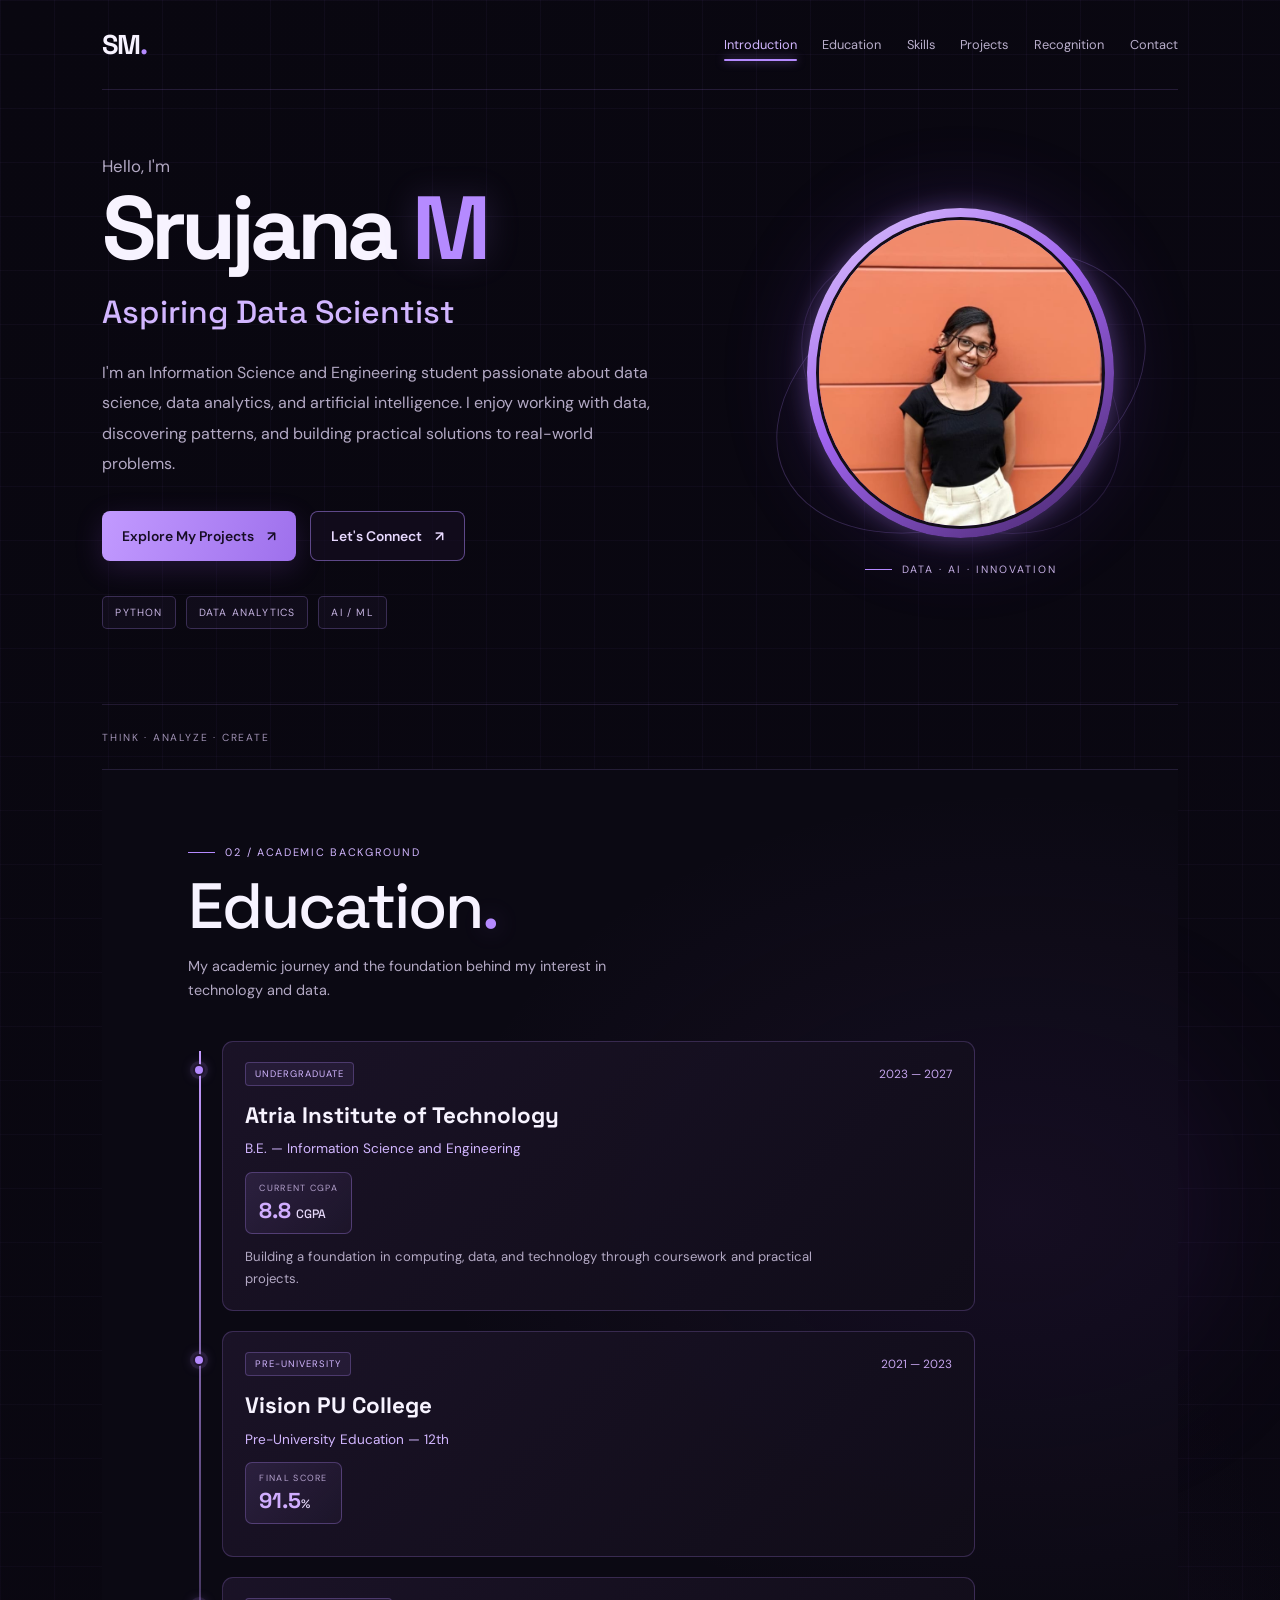
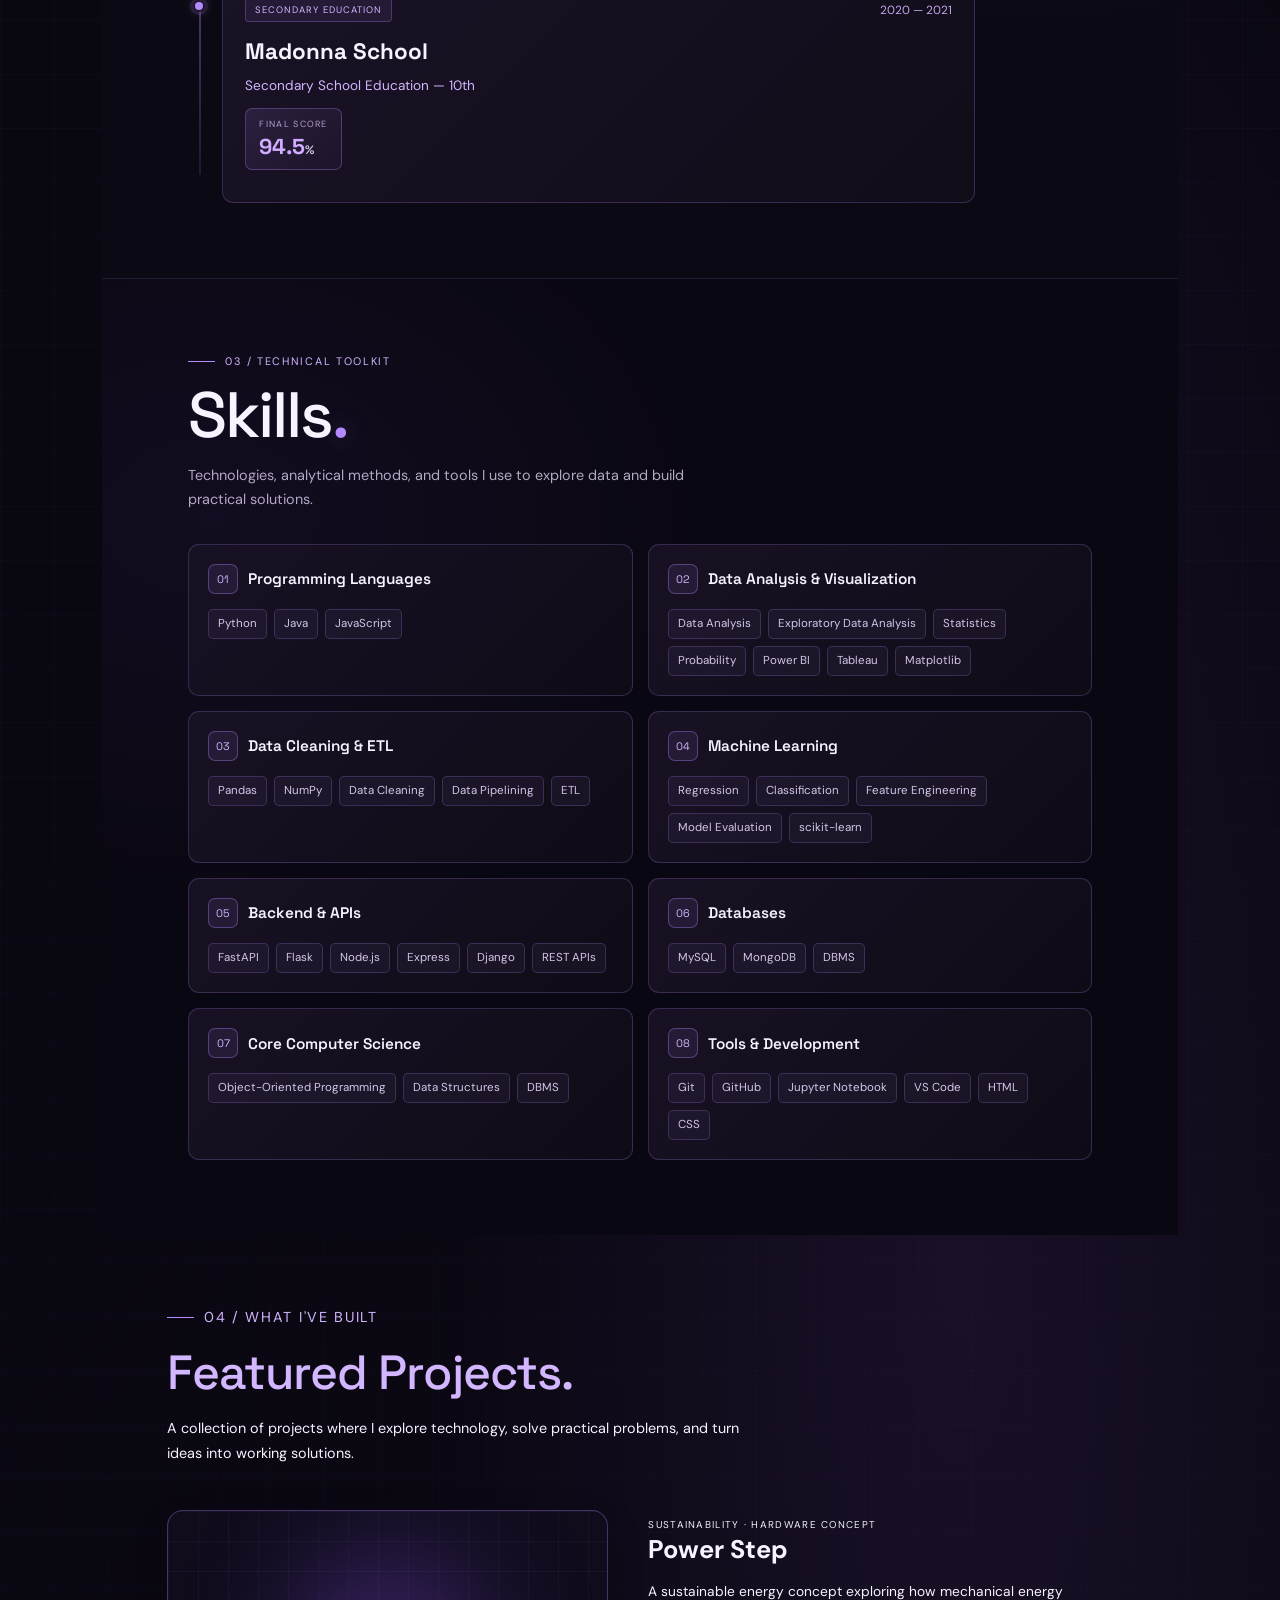
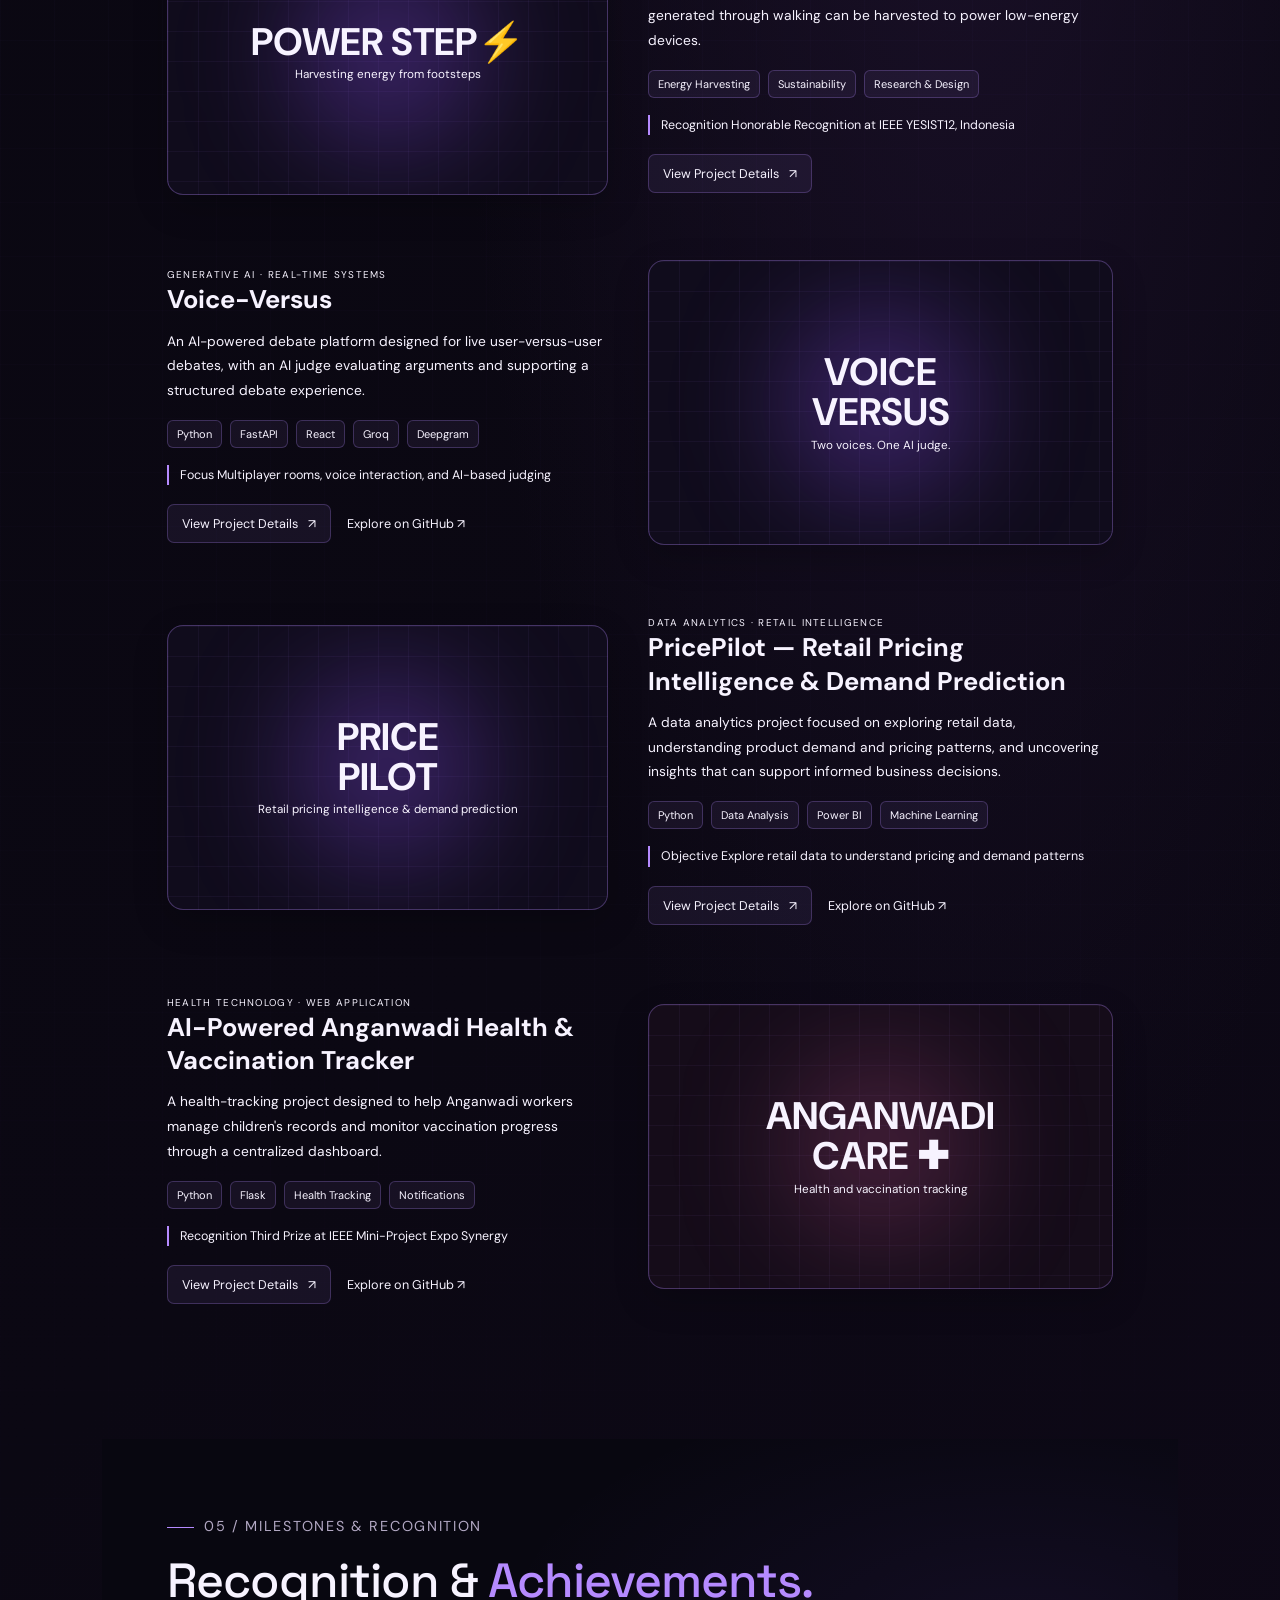
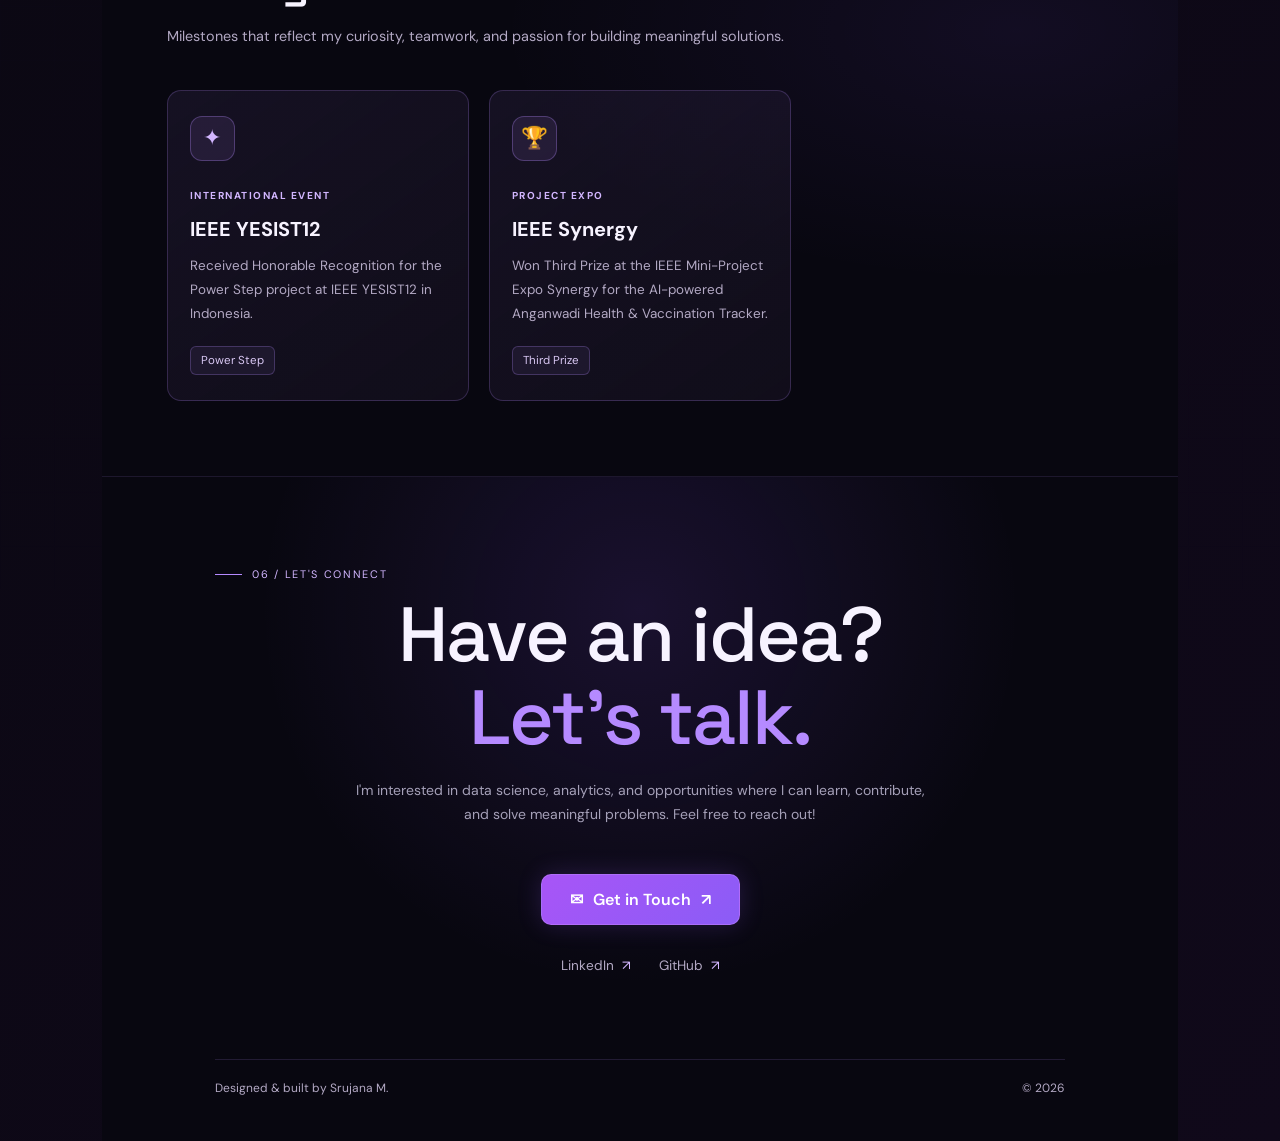
<file: index.html>
<!DOCTYPE html>
<html lang="en">
<head>
    <meta charset="UTF-8">
    <meta name="viewport" content="width=device-width, initial-scale=1.0">
    <meta name="description" content="Srujana M. — Aspiring Data Scientist and Information Science and Engineering student.">
    <title>Srujana M. | Aspiring Data Scientist</title>

    <link rel="stylesheet" href="style.css">
    <script src="script.js" defer></script>
</head>
<body>
    <main class="hero" id="introduction">
        <div class="ambient-glow glow-one"></div>
        <div class="ambient-glow glow-two"></div>
        <div class="grid-overlay"></div>

        
<header class="navbar">
    <a href="#introduction" class="logo">SM<span>.</span></a>

    <nav class="nav-links" aria-label="Main navigation">
        <a href="#introduction" class="active">Introduction</a>
        <a href="#education">Education</a>
        <a href="#skills">Skills</a>
        <a href="#projects">Projects</a>
        <a href="#recognition">Recognition</a>
        <a href="#contact">Contact</a>
    </nav>
</header>


        <section class="hero-content">
            <div class="intro-text">
            

                <p class="greeting">Hello, I'm</p>

                <h1>Srujana <span>M</span></h1>

                <h2>Aspiring Data Scientist</h2>

                <p class="description">
                    I'm an Information Science and Engineering student
                    passionate about data science, data analytics, and
                    artificial intelligence. I enjoy working with data,
                    discovering patterns, and building practical solutions
                    to real-world problems.
                </p>

                <div class="hero-buttons">
                    <a href="#introduction" class="button button-primary"
                       id="projects-button">
                        Explore My Projects
                        <span aria-hidden="true">↗</span>
                    </a>

                    <a href="https://www.linkedin.com/in/srujana-m-r01726"
                       class="button button-secondary"
                       target="_blank" rel="noopener noreferrer">
                        Let's Connect
                        <span aria-hidden="true">↗</span>
                    </a>
                </div>

                <div class="focus-tags">
                    <span>PYTHON</span>
                    <span>DATA ANALYTICS</span>
                    <span>AI / ML</span>
                </div>
            </div>

            <div class="profile-area">
                <div class="orbit orbit-outer"></div>
                <div class="orbit orbit-inner"></div>

                <div class="photo-frame">
                    <img
                        src="profile.jpg"
                        alt="Portrait of Srujana M."
                        class="profile-photo"
                    >
                </div>

                <div class="photo-label">
                    <span class="label-line"></span>
                    <span>DATA · AI · INNOVATION</span>
                </div>
            </div>
        </section>

        <footer class="hero-footer">
            <span>THINK · ANALYZE · CREATE</span>
            
        </footer>

        
<!-- EDUCATION SECTION -->
<section class="education-section" id="education">
    <div class="education-container">

        <div class="section-heading">
              <p class="section-eyebrow">
                <span class="eyebrow-line"></span>
                 02 / ACADEMIC BACKGROUND
            </p>

            <h2 class="education-title">
                Education<span>.</span>
            </h2>

            <p class="education-description">
                My academic journey and the foundation behind
                my interest in technology and data.
            </p>
        </div>

        <div class="education-timeline">

            <!-- DEGREE -->
            <article class="education-item">
                <div class="timeline-marker"></div>

                <div class="education-card">
                    <div class="education-card-top">
                        <span class="education-tag">
                            UNDERGRADUATE
                        </span>
                        <span class="education-year">
                            2023 — 2027
                        </span>
                    </div>

                    <h3>Atria Institute of Technology</h3>

                    <p class="degree">
                        B.E. — Information Science and Engineering
                    </p>

                    <div class="academic-result">
                        <span class="result-label">CURRENT CGPA</span>
                        <strong>8.8 <span>CGPA</span></strong>
                    </div>

                    <p class="education-detail">
                        Building a foundation in computing,
                        data, and technology through coursework
                        and practical projects.
                    </p>
                </div>
            </article>

            <!-- 12TH STANDARD -->
            <article class="education-item">
                <div class="timeline-marker"></div>

                <div class="education-card">
                    <div class="education-card-top">
                        <span class="education-tag">
                            PRE-UNIVERSITY
                        </span>
                        <span class="education-year">
                            2021 — 2023
                        </span>
                    </div>

                    <h3>Vision PU College</h3>

                    <p class="degree">
                        Pre-University Education — 12th
                    </p>

                    <div class="academic-result">
                        <span class="result-label">FINAL SCORE</span>
                        <strong>91.5<span>%</span></strong>
                    </div>
                </div>
            </article>

            <!-- 10TH STANDARD -->
            <article class="education-item">
                <div class="timeline-marker"></div>

                <div class="education-card">
                    <div class="education-card-top">
                        <span class="education-tag">
                            SECONDARY EDUCATION
                        </span>
                        <span class="education-year">
                            2020 — 2021
                        </span>
                    </div>

                    <h3>Madonna School</h3>

                    <p class="degree">
                        Secondary School Education — 10th
                    </p>

                    <div class="academic-result">
                        <span class="result-label">FINAL SCORE</span>
                        <strong>94.5<span>%</span></strong>
                    </div>
                </div>
            </article>

        </div>
    </div>
</section>


<!-- SKILLS SECTION -->
<section class="skills-section" id="skills">
    <div class="skills-container">

        <div class="skills-heading">
            <p class="section-eyebrow">
                <span class="eyebrow-line"></span>
                03 / TECHNICAL TOOLKIT
            </p>

            <h2 class="skills-title">
                Skills<span>.</span>
            </h2>

            <p class="skills-description">
                Technologies, analytical methods, and tools I use
                to explore data and build practical solutions.
            </p>
        </div>

        <div class="skills-grid">

            <!-- PROGRAMMING -->
            <article class="skill-card">
                <div class="skill-card-heading">
                    <span class="skill-icon">01</span>
                    <h3>Programming Languages</h3>
                </div>

                <div class="skill-tags">
                    <span>Python</span>
                    <span>Java</span>
                    <span>JavaScript</span>
                </div>
            </article>

            <!-- DATA ANALYSIS -->
            <article class="skill-card">
                <div class="skill-card-heading">
                    <span class="skill-icon">02</span>
                    <h3>Data Analysis & Visualization</h3>
                </div>

                <div class="skill-tags">
                    <span>Data Analysis</span>
                    <span>Exploratory Data Analysis</span>
                    <span>Statistics</span>
                    <span>Probability</span>
                    <span>Power BI</span>
                    <span>Tableau</span>
                    <span>Matplotlib</span>
                </div>
            </article>

            <!-- DATA CLEANING -->
            <article class="skill-card">
                <div class="skill-card-heading">
                    <span class="skill-icon">03</span>
                    <h3>Data Cleaning & ETL</h3>
                </div>

                <div class="skill-tags">
                    <span>Pandas</span>
                    <span>NumPy</span>
                    <span>Data Cleaning</span>
                    <span>Data Pipelining</span>
                    <span>ETL</span>
                </div>
            </article>

            <!-- MACHINE LEARNING -->
            <article class="skill-card">
                <div class="skill-card-heading">
                    <span class="skill-icon">04</span>
                    <h3>Machine Learning</h3>
                </div>

                <div class="skill-tags">
                    <span>Regression</span>
                    <span>Classification</span>
                    <span>Feature Engineering</span>
                    <span>Model Evaluation</span>
                    <span>scikit-learn</span>
                </div>
            </article>

            <!-- BACKEND -->
            <article class="skill-card">
                <div class="skill-card-heading">
                    <span class="skill-icon">05</span>
                    <h3>Backend & APIs</h3>
                </div>

                <div class="skill-tags">
                    <span>FastAPI</span>
                    <span>Flask</span>
                    <span>Node.js</span>
                    <span>Express</span>
                    <span>Django</span>
                    <span>REST APIs</span>
                </div>
            </article>

            <!-- DATABASES -->
            <article class="skill-card">
                <div class="skill-card-heading">
                    <span class="skill-icon">06</span>
                    <h3>Databases</h3>
                </div>

                <div class="skill-tags">
                    <span>MySQL</span>
                    <span>MongoDB</span>
                    <span>DBMS</span>
                </div>
            </article>

            <!-- PROGRAMMING CONCEPTS -->
            <article class="skill-card">
                <div class="skill-card-heading">
                    <span class="skill-icon">07</span>
                    <h3>Core Computer Science</h3>
                </div>

                <div class="skill-tags">
                    <span>Object-Oriented Programming</span>
                    <span>Data Structures</span>
                    <span>DBMS</span>
                </div>
            </article>

            <!-- DEVELOPMENT TOOLS -->
            <article class="skill-card">
                <div class="skill-card-heading">
                    <span class="skill-icon">08</span>
                    <h3>Tools & Development</h3>
                </div>

                <div class="skill-tags">
                    <span>Git</span>
                    <span>GitHub</span>
                    <span>Jupyter Notebook</span>
                    <span>VS Code</span>
                    <span>HTML</span>
                    <span>CSS</span>
                </div>
            </article>

        </div>
    </div>
</section>

<!-- PROJECTS SECTION -->
<section class="projects-section" id="projects">
    <div class="projects-container">

        <div class="projects-heading">
             <p class="section-eyebrow">
                <span class="eyebrow-line"></span>
                04 / WHAT I'VE BUILT
            </p>
            <h2>Featured <span>Projects.</span></h2>
            <p>
                A collection of projects where I explore technology,
                solve practical problems, and turn ideas into working solutions.
            </p>
        </div>

        <!-- PROJECT 01: POWER STEP -->
        <article class="project-card">
            <div class="project-visual powerstep-visual">
                <div class="visual-content">
                     <div class="energy-line"></div>
                    <h3>POWER STEP⚡</h3>
                    <span class="visual-caption">
                        Harvesting energy from footsteps
                    </span>
                </div>
            </div>

            <div class="project-info">
                <span class="project-category">SUSTAINABILITY · HARDWARE CONCEPT</span>
                <h3>Power Step</h3>
                <p>
                    A sustainable energy concept exploring how mechanical
                    energy generated through walking can be harvested to
                    power low-energy devices.
                </p>
                <div class="project-tags">
                    <span>Energy Harvesting</span>
                    <span>Sustainability</span>
                    <span>Research & Design</span>
                </div>
                <p class="project-highlight">
                    <span>Recognition</span>
                    Honorable Recognition at IEEE YESIST12, Indonesia
                </p>
                <a href="power-step.html" class="project-details-btn">
                    View Project Details <span>↗</span>
                </a>
            </div>
        </article>

        <!-- PROJECT 02: VOICE-VERSUS -->
        <article class="project-card project-reverse">
            <div class="project-visual voice-visual">
                
                <div class="visual-content">
  
                    <h3>VOICE<br>VERSUS</h3>
                    <span class="visual-caption">
                        Two voices. One AI judge.
                    </span>
                </div>
            </div>

            <div class="project-info">
                <span class="project-category">GENERATIVE AI · REAL-TIME SYSTEMS</span>
                <h3>Voice-Versus</h3>
                <p>
                    An AI-powered debate platform designed for live
                    user-versus-user debates, with an AI judge evaluating
                    arguments and supporting a structured debate experience.
                </p>
                <div class="project-tags">
                    <span>Python</span>
                    <span>FastAPI</span>
                    <span>React</span>
                    <span>Groq</span>
                    <span>Deepgram</span>
                </div>
                <p class="project-highlight">
                    <span>Focus</span>
                    Multiplayer rooms, voice interaction, and AI-based judging
                </p>
                <a href="voice-versus.html" class="project-details-btn">
                    View Project Details <span>↗</span>
                </a>
                <a
                    href="https://github.com/Yamuna-Bai/Voice-Versus"
                    class="project-github-link"
                    target="_blank"
                    rel="noopener noreferrer"
                >
                    Explore on GitHub ↗
                </a>
            </div>
        </article>


<!-- PROJECT 03: PRICEPILOT -->
<article class="project-card">
    <div class="project-visual pricepilot-visual">

        <div class="visual-content">
            <h3>PRICE<br><span>PILOT</span></h3>
            <div class="pricepilot-chart">
                <span></span>
                <span></span>
                <span></span>
                <span></span>
                <span></span>
                <span></span>
                <span></span>
            </div>
            <span class="visual-caption">
                Retail pricing intelligence &amp; demand prediction
            </span>
        </div>
    </div>

    <div class="project-info">
        <span class="project-category">DATA ANALYTICS · RETAIL INTELLIGENCE</span>

        <h3>PricePilot — Retail Pricing Intelligence &amp; Demand Prediction</h3>

        <p>
            A data analytics project focused on exploring retail data,
            understanding product demand and pricing patterns, and
            uncovering insights that can support informed business decisions.
        </p>

        <div class="project-tags">
            <span>Python</span>
            <span>Data Analysis</span>
            <span>Power BI</span>
            <span>Machine Learning</span>
        </div>

        <p class="project-highlight">
            <span>Objective</span>
            Explore retail data to understand pricing and demand patterns
        </p>

        <a href="pricepilot.html" class="project-details-btn">
            View Project Details <span>↗</span>
        </a>
        <a
                    href="https://github.com/Srujana1712/retail-price-elasticity-analysis"
                    class="project-github-link"
                    target="_blank"
                    rel="noopener noreferrer"
                >
                    Explore on GitHub ↗
                </a>
    </div>
</article>


        <!-- PROJECT 04: ANGANWADI TRACKER -->
        <article class="project-card project-reverse">
            <div class="project-visual anganwadi-visual">
                
                <div class="visual-content">
                    <h3>ANGANWADI<br>CARE ✚</h3>
                    <div class="health-line">
                        <span></span>
                        <span></span>
                        <span></span>
                        <span></span>
                        <span></span>
                        <span></span>
                    </div>
                    <span class="visual-caption">
                        Health and vaccination tracking
                    </span>
                </div>
            </div>

            <div class="project-info">
                <span class="project-category">HEALTH TECHNOLOGY · WEB APPLICATION</span>
                <h3>AI-Powered Anganwadi Health & Vaccination Tracker</h3>
                <p>
                    A health-tracking project designed to help Anganwadi
                    workers manage children's records and monitor vaccination
                    progress through a centralized dashboard.
                </p>
                <div class="project-tags">
                    <span>Python</span>
                    <span>Flask</span>
                    <span>Health Tracking</span>
                    <span>Notifications</span>
                </div>
                <p class="project-highlight">
                    <span>Recognition</span>
                    Third Prize at IEEE Mini-Project Expo Synergy
                </p>
                <a href="anganwadi-tracker.html" class="project-details-btn">
                    View Project Details <span>↗</span>
                </a>
                <a
                    href="https://github.com/Srujana1712/AI-Based-Anganwadi-Health-Monitoring"
                    class="project-github-link"
                    target="_blank"
                    rel="noopener noreferrer"
                >
                    Explore on GitHub ↗
                </a>
            </div>
        </article>


    </div>
</section>
<!-- END PROJECTS SECTION -->

<!-- RECOGNITION SECTION -->
<section class="recognition-section" id="recognition">
    <div class="recognition-container">

        <div class="recognition-heading">
             <p class="section-eyebrow">
                <span class="eyebrow-line"></span>
                05 / MILESTONES & RECOGNITION
            </p>
            <h2>Recognition & <span>Achievements.</span></h2>
            <p>
                Milestones that reflect my curiosity, teamwork,
                and passion for building meaningful solutions.
            </p>
        </div>

        <div class="recognition-grid">

            <!-- Recognition 1 -->
            <article class="recognition-card">
                <div class="recognition-icon">✦</div>
                <span class="recognition-type">INTERNATIONAL EVENT</span>
                <h3>IEEE YESIST12</h3>
                <p>
                    Received Honorable Recognition for the Power Step
                    project at IEEE YESIST12 in Indonesia.
                </p>
                <span class="recognition-tag">Power Step</span>
            </article>

            <!-- Recognition 2 -->
            <article class="recognition-card">
                <div class="recognition-icon">🏆</div>
                <span class="recognition-type">PROJECT EXPO</span>
                <h3>IEEE Synergy</h3>
                <p>
                    Won Third Prize at the IEEE Mini-Project Expo Synergy
                    for the AI-powered Anganwadi Health & Vaccination Tracker.
                </p>
                <span class="recognition-tag">Third Prize</span>
            </article>

        </div>
    </div>
</section>
<!-- END RECOGNITION SECTION -->

<!-- CONTACT SECTION -->
<section class="contact-section" id="contact">
    <div class="contact-container">

         <p class="section-eyebrow">
                <span class="eyebrow-line"></span>
                06 / LET'S CONNECT
        </p>

         <h2>
            Have an idea?<br>
            <span>Let's talk.</span>
        </h2>

        <p class="contact-description">
            I'm interested in data science, analytics, and opportunities
            where I can learn, contribute, and solve meaningful problems.
            Feel free to reach out!
        </p>
        <button type="button"
        class="get-in-touch-btn"
        id="openContactForm">
    <span class="contact-mail">✉</span>
    Get in Touch
    <span class="contact-arrow">↗</span>
      </button>

        <div class="contact-links">
            <a
                href="https://www.linkedin.com/in/srujana-m-r01726"
                target="_blank"
                rel="noopener noreferrer"
            >
                LinkedIn <span>↗</span>
            </a>

            <a
                href="https://github.com/Srujana1712"
                target="_blank"
                rel="noopener noreferrer"
            >
                GitHub <span>↗</span>
            </a>
        </div>

        <div class="contact-footer">
            <span>Designed & built by Srujana M.</span>
            <span>© 2026</span>
        </div>

    </div>
</section>


<!-- CONTACT FORM MODAL -->
<div class="contact-modal" id="contactModal" aria-hidden="true">
  <div class="contact-modal-backdrop" id="contactBackdrop"></div>

  <div class="contact-modal-content"
       role="dialog"
       aria-modal="true"
       aria-labelledby="contactTitle">

    <button type="button"
            class="contact-close"
            id="closeContactForm"
            aria-label="Close contact form">
      &times;
    </button>

    <span class="contact-eyebrow">LET'S CONNECT</span>

    <h2 id="contactTitle">
      Let's start a <span>conversation.</span>
    </h2>

    <p class="contact-description">
      Have an opportunity, project idea, or just want to connect?
      Send me a message!
    </p>

    <form id="portfolioContactForm"
          action="https://formspree.io/f/maeeeeqe"
          method="POST">

      <div class="contact-field">
        <label for="contactName">Your name</label>
        <input type="text"
               id="contactName"
               name="name"
               placeholder="Enter your name"
               autocomplete="name"
               required />
      </div>

      <div class="contact-field">
        <label for="contactEmail">Email address</label>
        <input type="email"
               id="contactEmail"
               name="email"
               placeholder="you@example.com"
               autocomplete="email"
               required />
      </div>

      <div class="contact-field">
        <label for="contactSubject">Subject</label>
        <input type="text"
               id="contactSubject"
               name="subject"
               placeholder="Internship, collaboration, or general enquiry"
               required />
      </div>

      <div class="contact-field">
        <label for="contactMessage">Your message</label>
        <textarea id="contactMessage"
                  name="message"
                  rows="4"
                  placeholder="Write your message here..."
                  required></textarea>
      </div>

      <button type="submit" class="contact-submit-btn" id="contactSubmit">
        Send Message <span>↗</span>
      </button>

      <p class="contact-status" id="contactStatus" role="status"></p>
    </form>
  </div>
</div>

<!-- END CONTACT SECTION -->

</main>
</body>
</html>
</file>
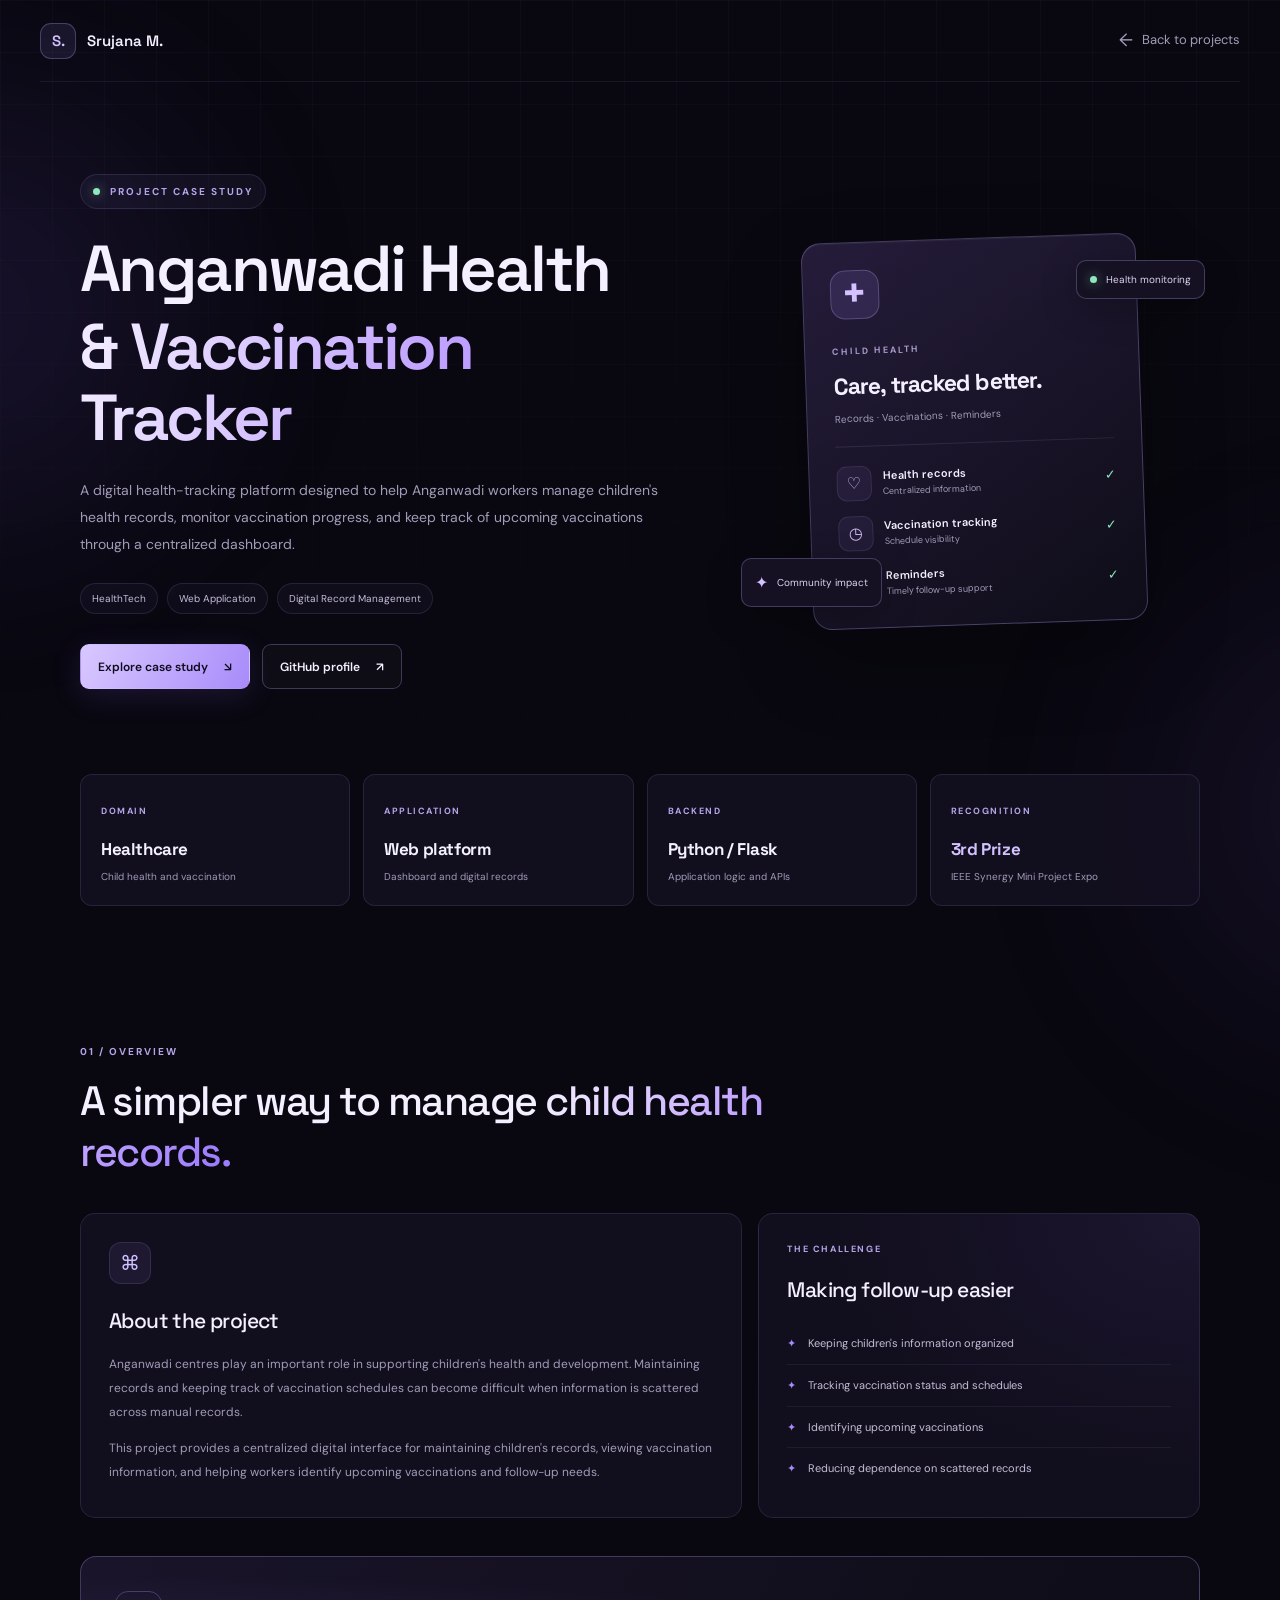
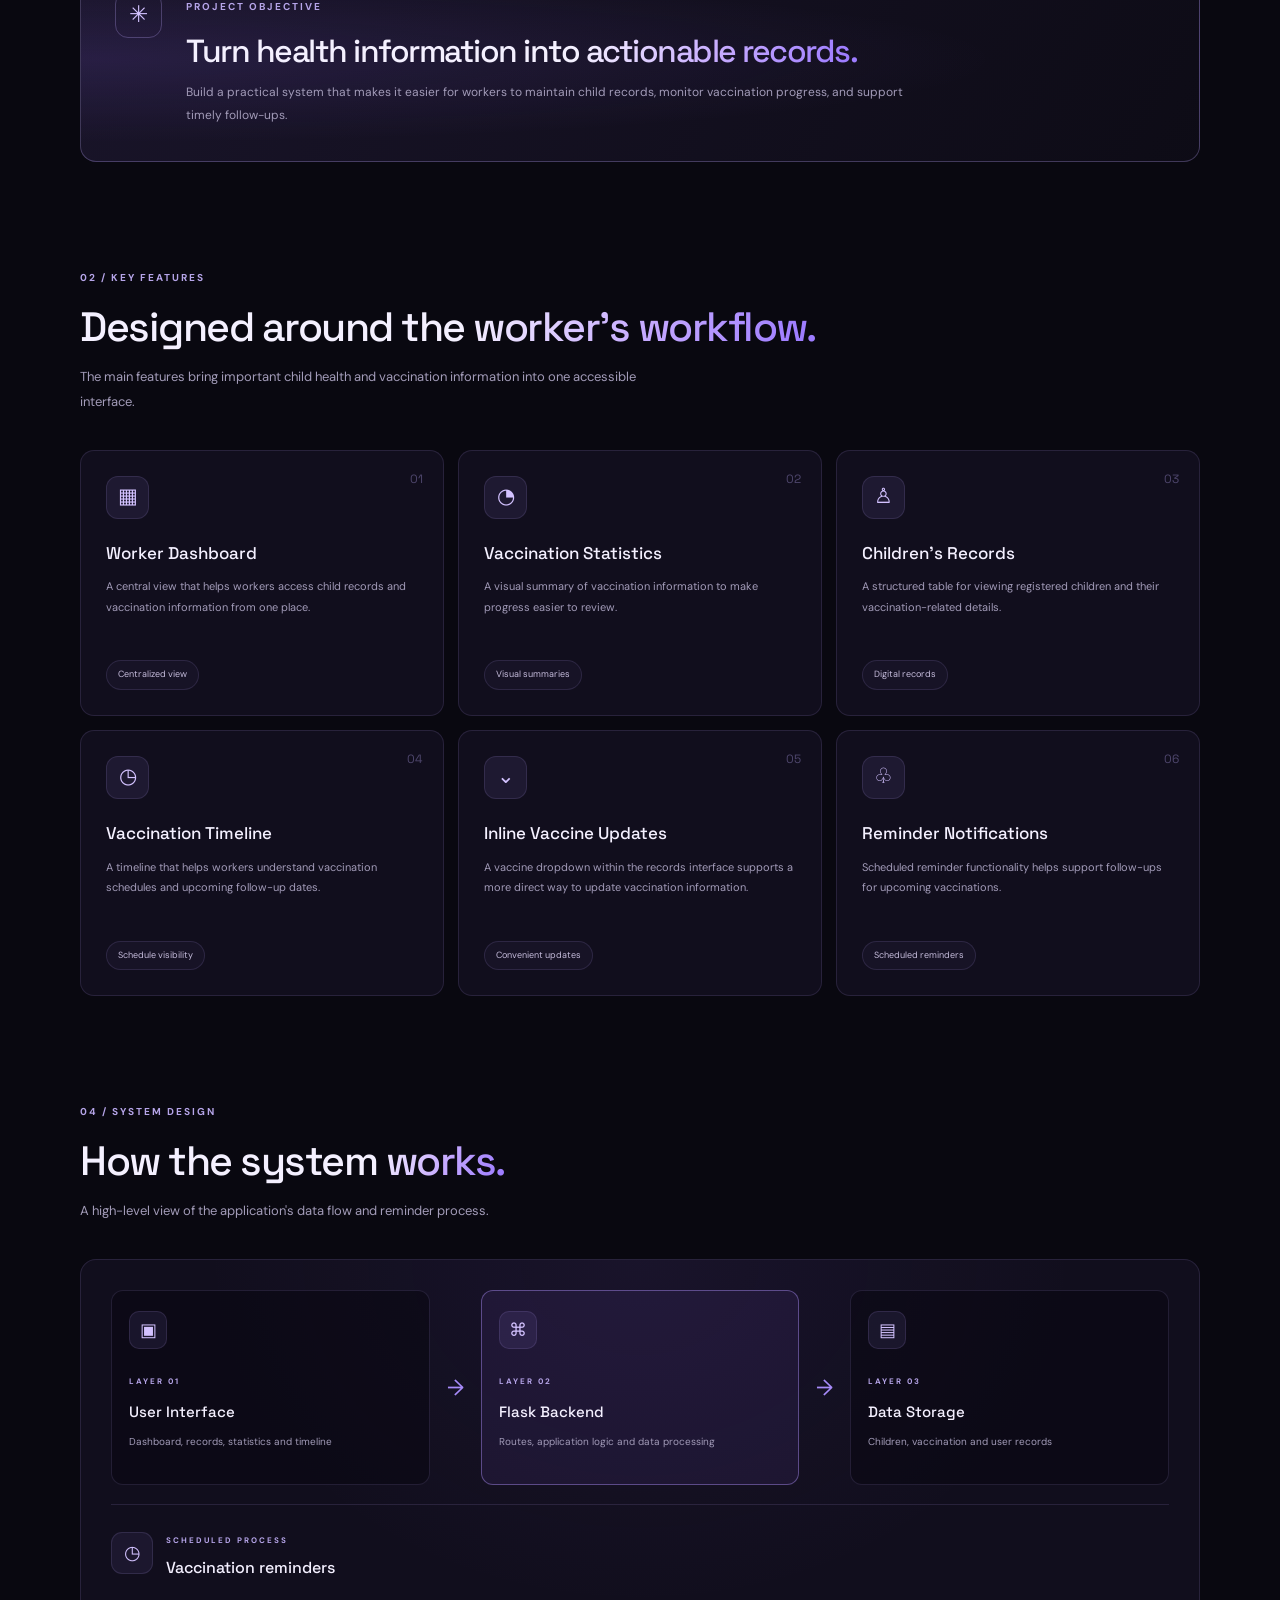
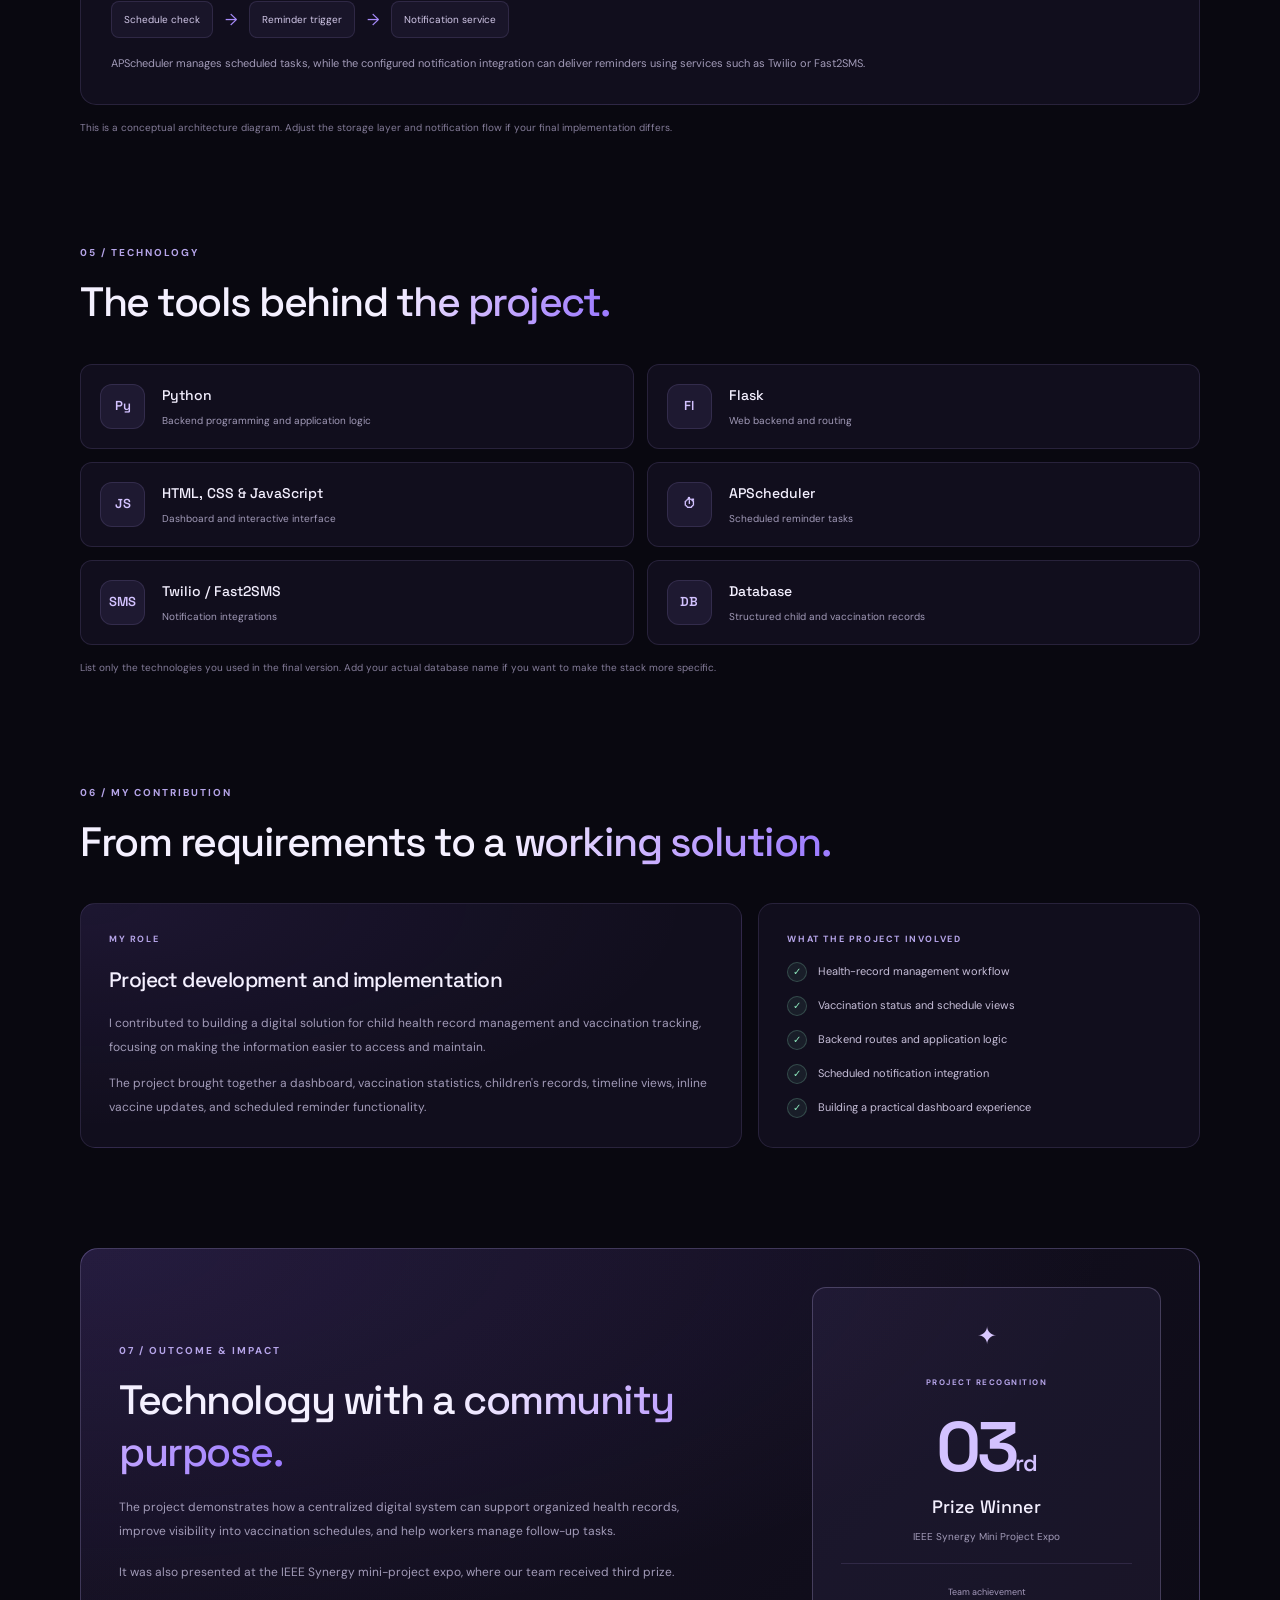
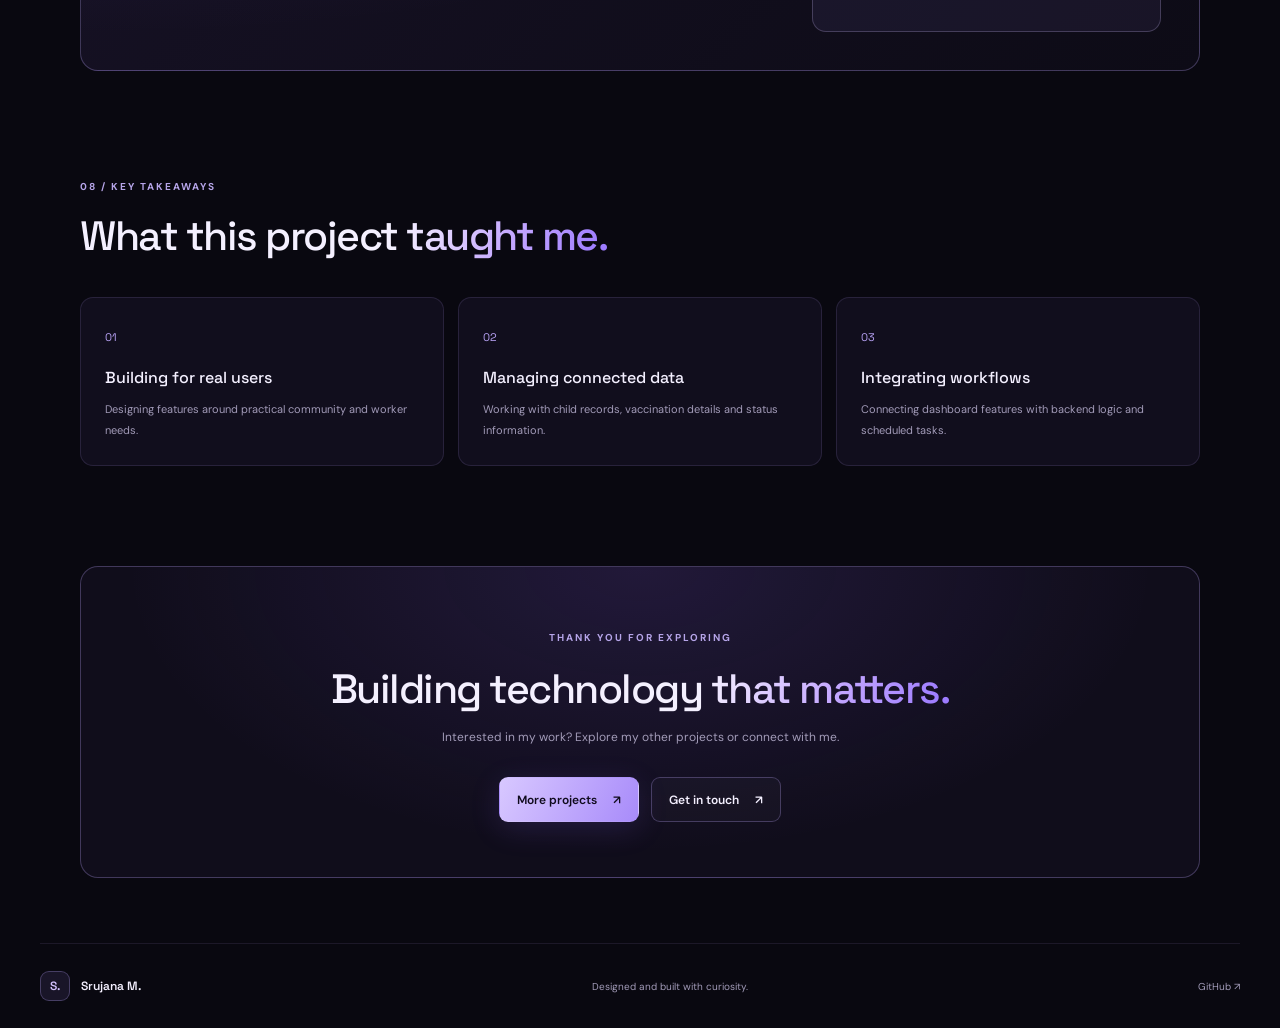
<file: anganwadi-tracker.html>
<!DOCTYPE html>
<html lang="en">
<head>
  <meta charset="UTF-8" />
  <meta name="viewport" content="width=device-width, initial-scale=1.0" />
  <meta name="theme-color" content="#090810" />
  <meta name="description" content="Anganwadi Health and Vaccination Tracker — a digital platform for managing children's health records, vaccination schedules, and reminders." />
  <title>Anganwadi Tracker | Srujana M.</title>

  <link rel="stylesheet" href="anganwadi-tracker.css" />
  <link rel="preconnect" href="https://fonts.googleapis.com" />
  <link rel="preconnect" href="https://fonts.gstatic.com" crossorigin />
  <link href="https://fonts.googleapis.com/css2?family=DM+Sans:wght@400;500;600;700&family=Space+Grotesk:wght@400;500;600;700&display=swap" rel="stylesheet" />
</head>

<body>
  <div class="background-grid" aria-hidden="true"></div>
  <div class="ambient-glow glow-one" aria-hidden="true"></div>
  <div class="ambient-glow glow-two" aria-hidden="true"></div>

  <header class="topbar">
    <a class="brand" href="index.html" aria-label="Back to portfolio home">
      <span class="brand-mark">S.</span>
      <span>Srujana M.</span>
    </a>

    <a class="back-link" href="index.html#projects">
      <span aria-hidden="true">←</span> Back to projects
    </a>
  </header>

  <main>
    <!-- HERO -->
    <section class="hero section-wrap">
      <div class="hero-content">
        <div class="eyebrow">
          <span class="status-dot"></span>
          PROJECT CASE STUDY
        </div>

        <h1>
          Anganwadi Health
          <span class="gradient-text">& Vaccination Tracker</span>
        </h1>

        <p class="hero-description">
          A digital health-tracking platform designed to help Anganwadi workers
          manage children's health records, monitor vaccination progress, and
          keep track of upcoming vaccinations through a centralized dashboard.
        </p>

        <div class="hero-tags">
          <span>HealthTech</span>
          <span>Web Application</span>
          <span>Digital Record Management</span>
        </div>

        <div class="hero-actions">
          <a class="button button-primary" href="#overview">
            Explore case study <span>↘</span>
          </a>
          <a class="button button-secondary"
             href="https://github.com/Srujana1712"
             target="_blank" rel="noopener noreferrer">
            GitHub profile <span>↗</span>
          </a>
        </div>
      </div>

      <div class="hero-visual">
        <div class="visual-orbit orbit-one"></div>
        <div class="visual-orbit orbit-two"></div>

        <div class="hero-icon-card">
          <div class="health-icon">✚</div>
          <span class="mini-label">CHILD HEALTH</span>
          <h3>Care, tracked better.</h3>
          <p>Records · Vaccinations · Reminders</p>

          <div class="visual-divider"></div>

          <div class="visual-stat-row">
            <span class="visual-stat-icon">♡</span>
            <div>
              <strong>Health records</strong>
              <small>Centralized information</small>
            </div>
            <span class="visual-check">✓</span>
          </div>

          <div class="visual-stat-row">
            <span class="visual-stat-icon">◷</span>
            <div>
              <strong>Vaccination tracking</strong>
              <small>Schedule visibility</small>
            </div>
            <span class="visual-check">✓</span>
          </div>

          <div class="visual-stat-row">
            <span class="visual-stat-icon">⌁</span>
            <div>
              <strong>Reminders</strong>
              <small>Timely follow-up support</small>
            </div>
            <span class="visual-check">✓</span>
          </div>
        </div>

        <div class="floating-chip chip-top">
          <span class="chip-dot"></span> Health monitoring
        </div>
        <div class="floating-chip chip-bottom">
          <span>✦</span> Community impact
        </div>
      </div>
    </section>

    <!-- PROJECT SNAPSHOT -->
    <section class="section-wrap snapshot-section">
      <div class="snapshot-grid">
        <article class="snapshot-card">
          <span class="snapshot-label">DOMAIN</span>
          <h3>Healthcare</h3>
          <p>Child health and vaccination</p>
        </article>

        <article class="snapshot-card">
          <span class="snapshot-label">APPLICATION</span>
          <h3>Web platform</h3>
          <p>Dashboard and digital records</p>
        </article>

        <article class="snapshot-card">
          <span class="snapshot-label">BACKEND</span>
          <h3>Python / Flask</h3>
          <p>Application logic and APIs</p>
        </article>

        <article class="snapshot-card award-card">
          <span class="snapshot-label">RECOGNITION</span>
          <h3>3rd Prize</h3>
          <p>IEEE Synergy Mini Project Expo</p>
        </article>
      </div>
    </section>

    <!-- OVERVIEW -->
    <section class="section-wrap content-section" id="overview">
      <div class="section-heading">
        <span class="section-index">01 / OVERVIEW</span>
        <h2>A simpler way to manage <span class="gradient-text">child health records.</span></h2>
      </div>

      <div class="overview-grid">
        <article class="content-card overview-main">
          <div class="card-icon">⌘</div>
          <h3>About the project</h3>
          <p>
            Anganwadi centres play an important role in supporting children's
            health and development. Maintaining records and keeping track of
            vaccination schedules can become difficult when information is
            scattered across manual records.
          </p>
          <p>
            This project provides a centralized digital interface for
            maintaining children's records, viewing vaccination information,
            and helping workers identify upcoming vaccinations and follow-up
            needs.
          </p>
        </article>

        <article class="content-card problem-card">
          <span class="card-kicker">THE CHALLENGE</span>
          <h3>Making follow-up easier</h3>
          <ul class="styled-list">
            <li>Keeping children's information organized</li>
            <li>Tracking vaccination status and schedules</li>
            <li>Identifying upcoming vaccinations</li>
            <li>Reducing dependence on scattered records</li>
          </ul>
        </article>
      </div>
    </section>

    <!-- OBJECTIVE -->
    <section class="section-wrap objective-section">
      <div class="objective-banner">
        <div class="objective-symbol">✳</div>
        <div>
          <span class="section-index">PROJECT OBJECTIVE</span>
          <h2>Turn health information into <span class="gradient-text">actionable records.</span></h2>
          <p>
            Build a practical system that makes it easier for workers to
            maintain child records, monitor vaccination progress, and support
            timely follow-ups.
          </p>
        </div>
      </div>
    </section>

    <!-- FEATURES -->
    <section class="section-wrap content-section" id="features">
      <div class="section-heading">
        <span class="section-index">02 / KEY FEATURES</span>
        <h2>Designed around the <span class="gradient-text">worker's workflow.</span></h2>
        <p class="section-intro">
          The main features bring important child health and vaccination
          information into one accessible interface.
        </p>
      </div>

      <div class="feature-grid">
        <article class="feature-card">
          <div class="feature-number">01</div>
          <div class="feature-icon">▦</div>
          <h3>Worker Dashboard</h3>
          <p>
            A central view that helps workers access child records and
            vaccination information from one place.
          </p>
          <span class="feature-tag">Centralized view</span>
        </article>

        <article class="feature-card">
          <div class="feature-number">02</div>
          <div class="feature-icon">◔</div>
          <h3>Vaccination Statistics</h3>
          <p>
            A visual summary of vaccination information to make progress
            easier to review.
          </p>
          <span class="feature-tag">Visual summaries</span>
        </article>

        <article class="feature-card">
          <div class="feature-number">03</div>
          <div class="feature-icon">♙</div>
          <h3>Children's Records</h3>
          <p>
            A structured table for viewing registered children and their
            vaccination-related details.
          </p>
          <span class="feature-tag">Digital records</span>
        </article>

        <article class="feature-card">
          <div class="feature-number">04</div>
          <div class="feature-icon">◷</div>
          <h3>Vaccination Timeline</h3>
          <p>
            A timeline that helps workers understand vaccination schedules
            and upcoming follow-up dates.
          </p>
          <span class="feature-tag">Schedule visibility</span>
        </article>

        <article class="feature-card">
          <div class="feature-number">05</div>
          <div class="feature-icon">⌄</div>
          <h3>Inline Vaccine Updates</h3>
          <p>
            A vaccine dropdown within the records interface supports a more
            direct way to update vaccination information.
          </p>
          <span class="feature-tag">Convenient updates</span>
        </article>

        <article class="feature-card">
          <div class="feature-number">06</div>
          <div class="feature-icon">♧</div>
          <h3>Reminder Notifications</h3>
          <p>
            Scheduled reminder functionality helps support follow-ups for
            upcoming vaccinations.
          </p>
          <span class="feature-tag">Scheduled reminders</span>
        </article>
      </div>
    </section>

    <!-- WORKFLOW AND ARCHITECTURE -->
    <section class="section-wrap content-section" id="architecture">
      <div class="section-heading">
        <span class="section-index">04 / SYSTEM DESIGN</span>
        <h2>How the system <span class="gradient-text">works.</span></h2>
        <p class="section-intro">
          A high-level view of the application's data flow and reminder process.
        </p>
      </div>

      <div class="architecture-card">
        <div class="architecture-flow">
          <article class="architecture-node">
            <span class="node-icon">▣</span>
            <span class="node-step">LAYER 01</span>
            <h3>User Interface</h3>
            <p>Dashboard, records, statistics and timeline</p>
          </article>

          <div class="flow-connector"><span>→</span></div>

          <article class="architecture-node active-node">
            <span class="node-icon">⌘</span>
            <span class="node-step">LAYER 02</span>
            <h3>Flask Backend</h3>
            <p>Routes, application logic and data processing</p>
          </article>

          <div class="flow-connector"><span>→</span></div>

          <article class="architecture-node">
            <span class="node-icon">▤</span>
            <span class="node-step">LAYER 03</span>
            <h3>Data Storage</h3>
            <p>Children, vaccination and user records</p>
          </article>
        </div>

        <div class="architecture-divider"></div>

        <div class="reminder-flow">
          <div class="reminder-heading">
            <span class="reminder-icon">◷</span>
            <div>
              <span class="node-step">SCHEDULED PROCESS</span>
              <h3>Vaccination reminders</h3>
            </div>
          </div>

          <div class="reminder-steps">
            <span>Schedule check</span>
            <span class="step-arrow">→</span>
            <span>Reminder trigger</span>
            <span class="step-arrow">→</span>
            <span>Notification service</span>
          </div>

          <p>
            APScheduler manages scheduled tasks, while the configured
            notification integration can deliver reminders using services
            such as Twilio or Fast2SMS.
          </p>
        </div>
      </div>

      <p class="architecture-note">
        This is a conceptual architecture diagram. Adjust the storage layer
        and notification flow if your final implementation differs.
      </p>
    </section>

    <!-- TECH STACK -->
    <section class="section-wrap content-section" id="technology">
      <div class="section-heading">
        <span class="section-index">05 / TECHNOLOGY</span>
        <h2>The tools behind <span class="gradient-text">the project.</span></h2>
      </div>

      <div class="tech-grid">
        <article class="tech-card">
          <span class="tech-symbol">Py</span>
          <div>
            <h3>Python</h3>
            <p>Backend programming and application logic</p>
          </div>
        </article>

        <article class="tech-card">
          <span class="tech-symbol">Fl</span>
          <div>
            <h3>Flask</h3>
            <p>Web backend and routing</p>
          </div>
        </article>

        <article class="tech-card">
          <span class="tech-symbol">JS</span>
          <div>
            <h3>HTML, CSS & JavaScript</h3>
            <p>Dashboard and interactive interface</p>
          </div>
        </article>

        <article class="tech-card">
          <span class="tech-symbol">⏱</span>
          <div>
            <h3>APScheduler</h3>
            <p>Scheduled reminder tasks</p>
          </div>
        </article>

        <article class="tech-card">
          <span class="tech-symbol">SMS</span>
          <div>
            <h3>Twilio / Fast2SMS</h3>
            <p>Notification integrations</p>
          </div>
        </article>

        <article class="tech-card">
          <span class="tech-symbol">DB</span>
          <div>
            <h3>Database</h3>
            <p>Structured child and vaccination records</p>
          </div>
        </article>
      </div>

      <p class="tech-note">
        List only the technologies you used in the final version. Add your
        actual database name if you want to make the stack more specific.
      </p>
    </section>

    <!-- CONTRIBUTION -->
    <section class="section-wrap content-section" id="contribution">
      <div class="section-heading">
        <span class="section-index">06 / MY CONTRIBUTION</span>
        <h2>From requirements to a <span class="gradient-text">working solution.</span></h2>
      </div>

      <div class="contribution-grid">
        <article class="content-card contribution-main">
          <span class="card-kicker">MY ROLE</span>
          <h3>Project development and implementation</h3>
          <p>
            I contributed to building a digital solution for child health
            record management and vaccination tracking, focusing on making
            the information easier to access and maintain.
          </p>
          <p>
            The project brought together a dashboard, vaccination statistics,
            children's records, timeline views, inline vaccine updates, and
            scheduled reminder functionality.
          </p>
        </article>

        <article class="content-card contribution-list-card">
          <span class="card-kicker">WHAT THE PROJECT INVOLVED</span>
          <ul class="contribution-list">
            <li><span>✓</span> Health-record management workflow</li>
            <li><span>✓</span> Vaccination status and schedule views</li>
            <li><span>✓</span> Backend routes and application logic</li>
            <li><span>✓</span> Scheduled notification integration</li>
            <li><span>✓</span> Building a practical dashboard experience</li>
          </ul>
        </article>
      </div>
    </section>

    <!-- OUTCOME -->
    <section class="section-wrap content-section" id="outcome">
      <div class="outcome-panel">
        <div class="outcome-copy">
          <span class="section-index">07 / OUTCOME & IMPACT</span>
          <h2>Technology with a <span class="gradient-text">community purpose.</span></h2>
          <p>
            The project demonstrates how a centralized digital system can
            support organized health records, improve visibility into
            vaccination schedules, and help workers manage follow-up tasks.
          </p>
          <p>
            It was also presented at the IEEE Synergy mini-project expo,
            where our team received third prize.
          </p>
        </div>

        <div class="award-panel">
          <div class="award-sparkle">✦</div>
          <span class="award-overline">PROJECT RECOGNITION</span>
          <div class="award-number">03<span>rd</span></div>
          <h3>Prize Winner</h3>
          <p>IEEE Synergy Mini Project Expo</p>
          <div class="award-line"></div>
          <span class="award-footnote">Team achievement</span>
        </div>
      </div>
    </section>

    <!-- LEARNINGS -->
    <section class="section-wrap content-section">
      <div class="section-heading">
        <span class="section-index">08 / KEY TAKEAWAYS</span>
        <h2>What this project <span class="gradient-text">taught me.</span></h2>
      </div>

      <div class="learning-grid">
        <article class="learning-card">
          <span>01</span>
          <h3>Building for real users</h3>
          <p>Designing features around practical community and worker needs.</p>
        </article>
        <article class="learning-card">
          <span>02</span>
          <h3>Managing connected data</h3>
          <p>Working with child records, vaccination details and status information.</p>
        </article>
        <article class="learning-card">
          <span>03</span>
          <h3>Integrating workflows</h3>
          <p>Connecting dashboard features with backend logic and scheduled tasks.</p>
        </article>
      </div>
    </section>

    <!-- FOOTER CTA -->
    <section class="section-wrap next-project-section">
      <div class="next-project-card">
        <span class="section-index">THANK YOU FOR EXPLORING</span>
        <h2>Building technology <span class="gradient-text">that matters.</span></h2>
        <p>
          Interested in my work? Explore my other projects or connect with me.
        </p>
        <div class="hero-actions centered-actions">
          <a class="button button-primary" href="index.html#projects">
            More projects <span>↗</span>
          </a>
          <a class="button button-secondary" href="index.html#contact">
            Get in touch <span>↗</span>
          </a>
        </div>
      </div>
    </section>
  </main>

  <footer class="footer">
    <a class="brand footer-brand" href="index.html">
      <span class="brand-mark">S.</span>
      <span>Srujana M.</span>
    </a>
    <p>Designed and built with curiosity.</p>
    <a href="https://github.com/Srujana1712"
       target="_blank" rel="noopener noreferrer">GitHub ↗</a>
  </footer>
</body>
</html>
</file>
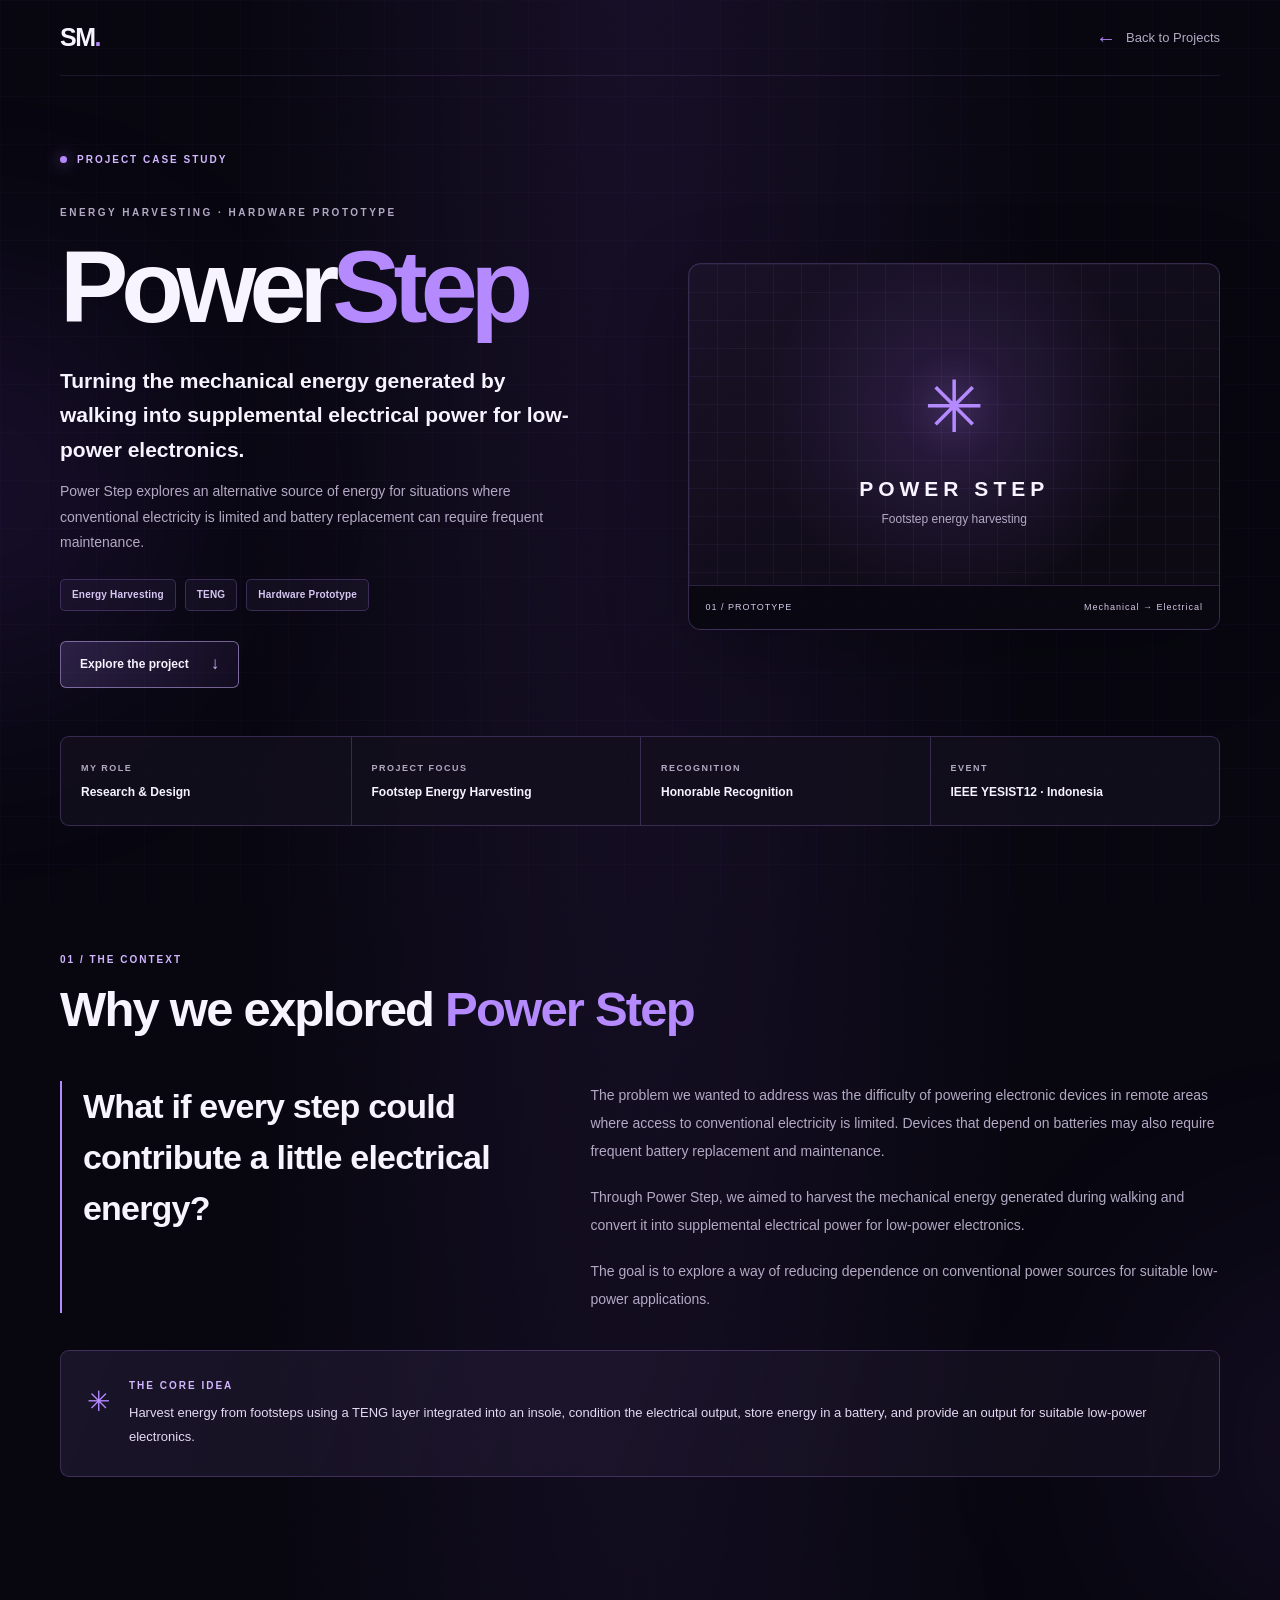
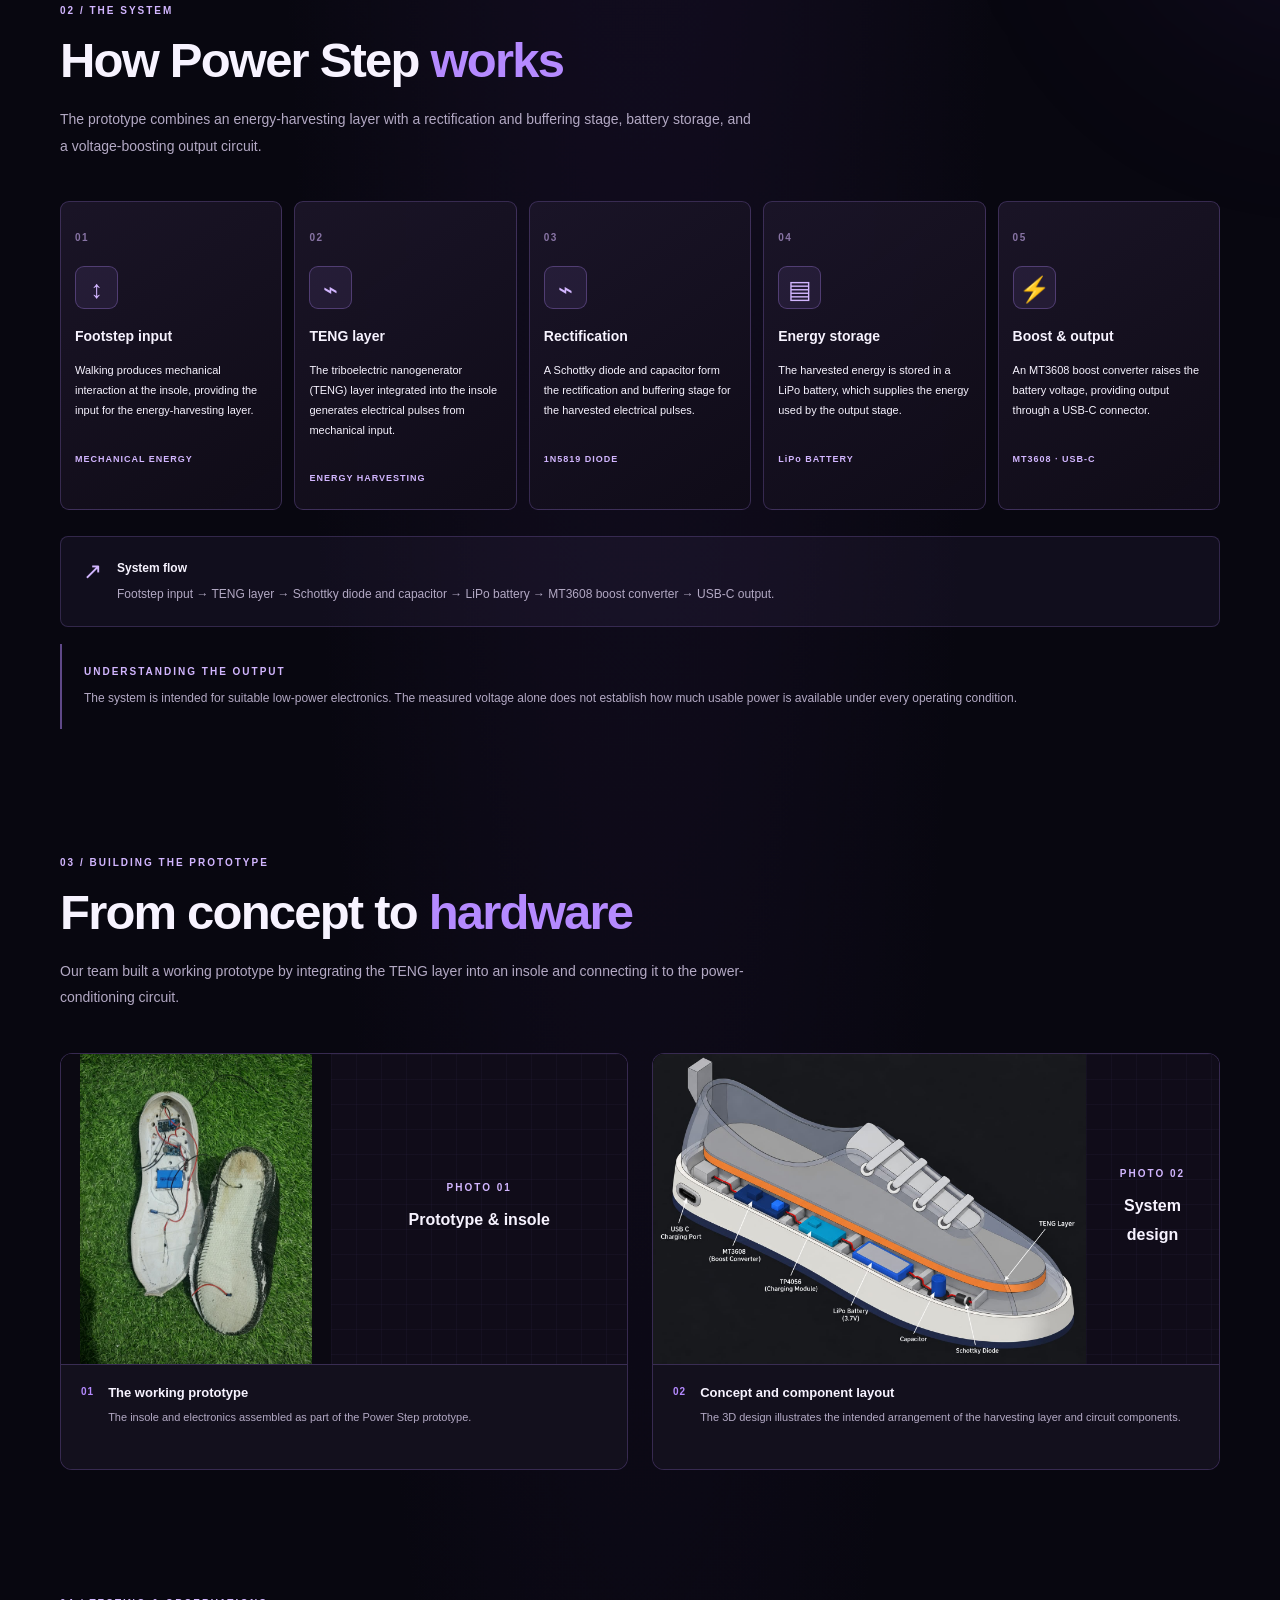
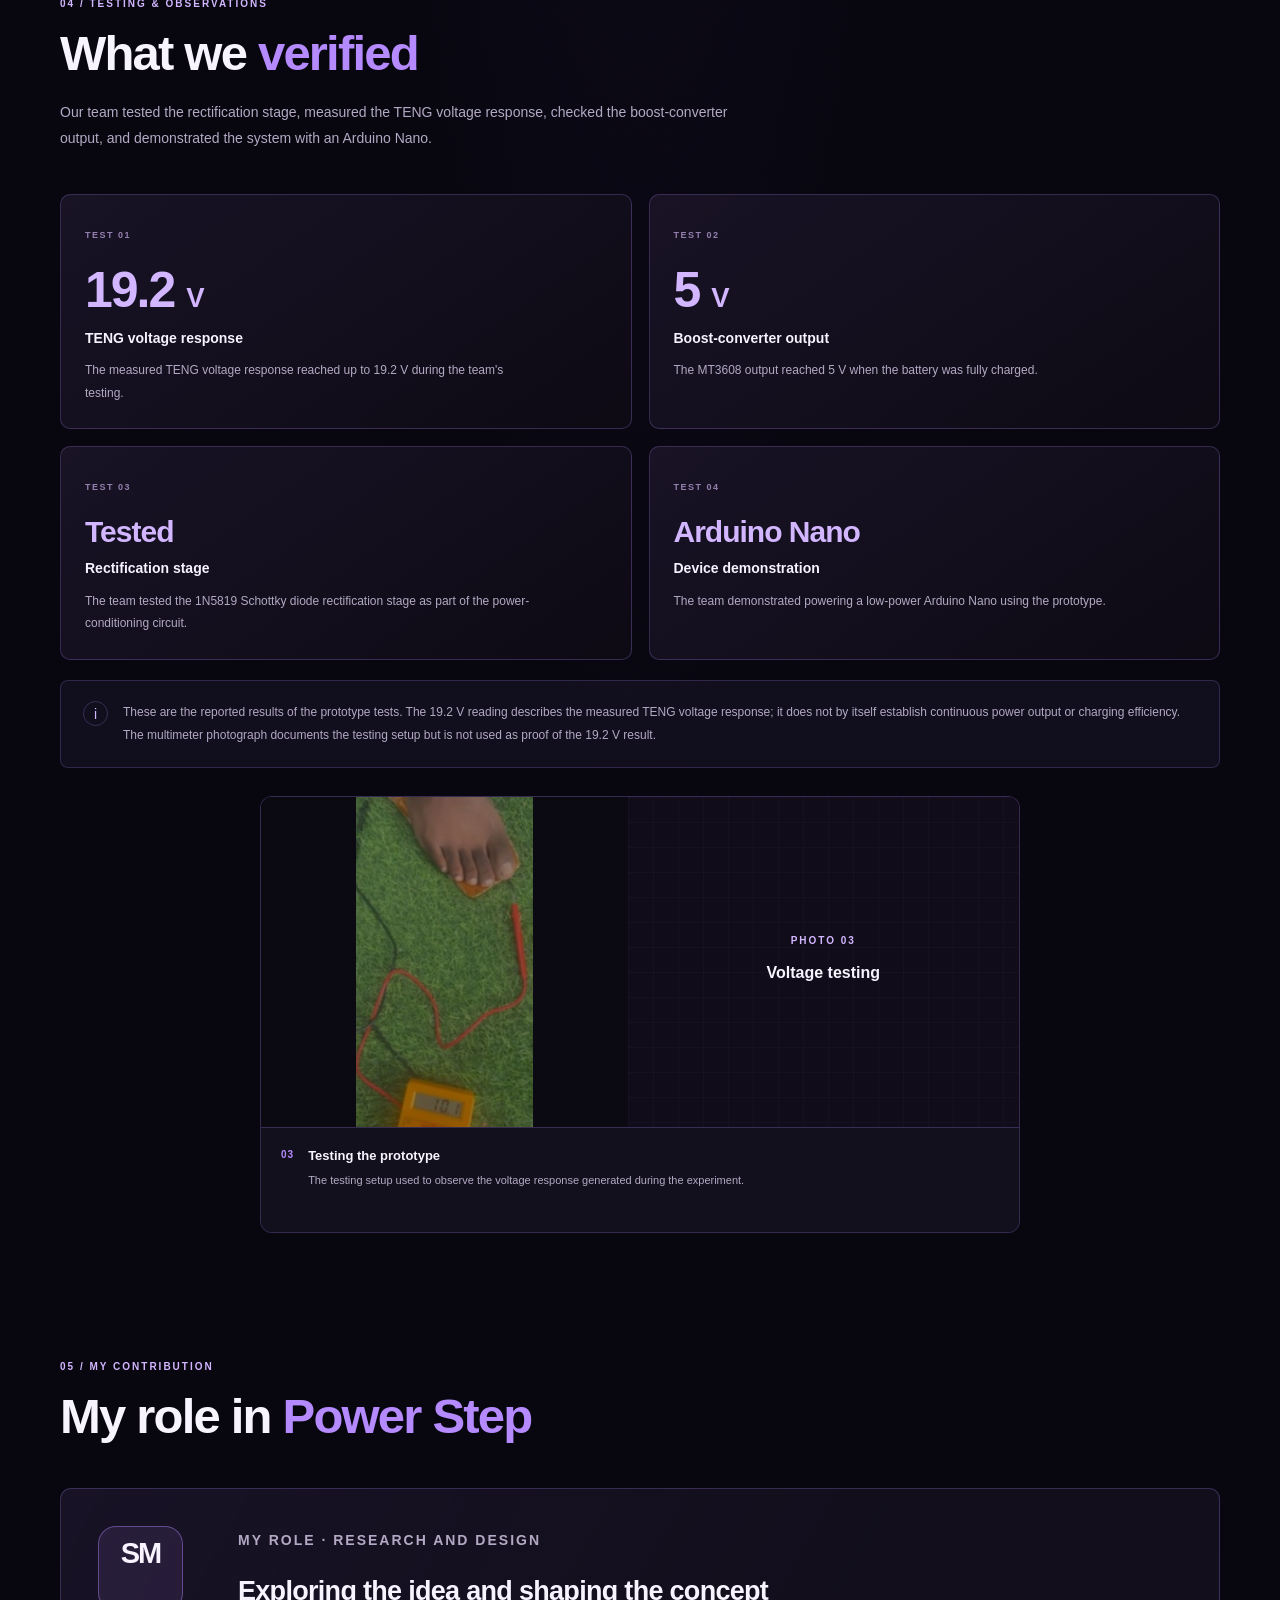
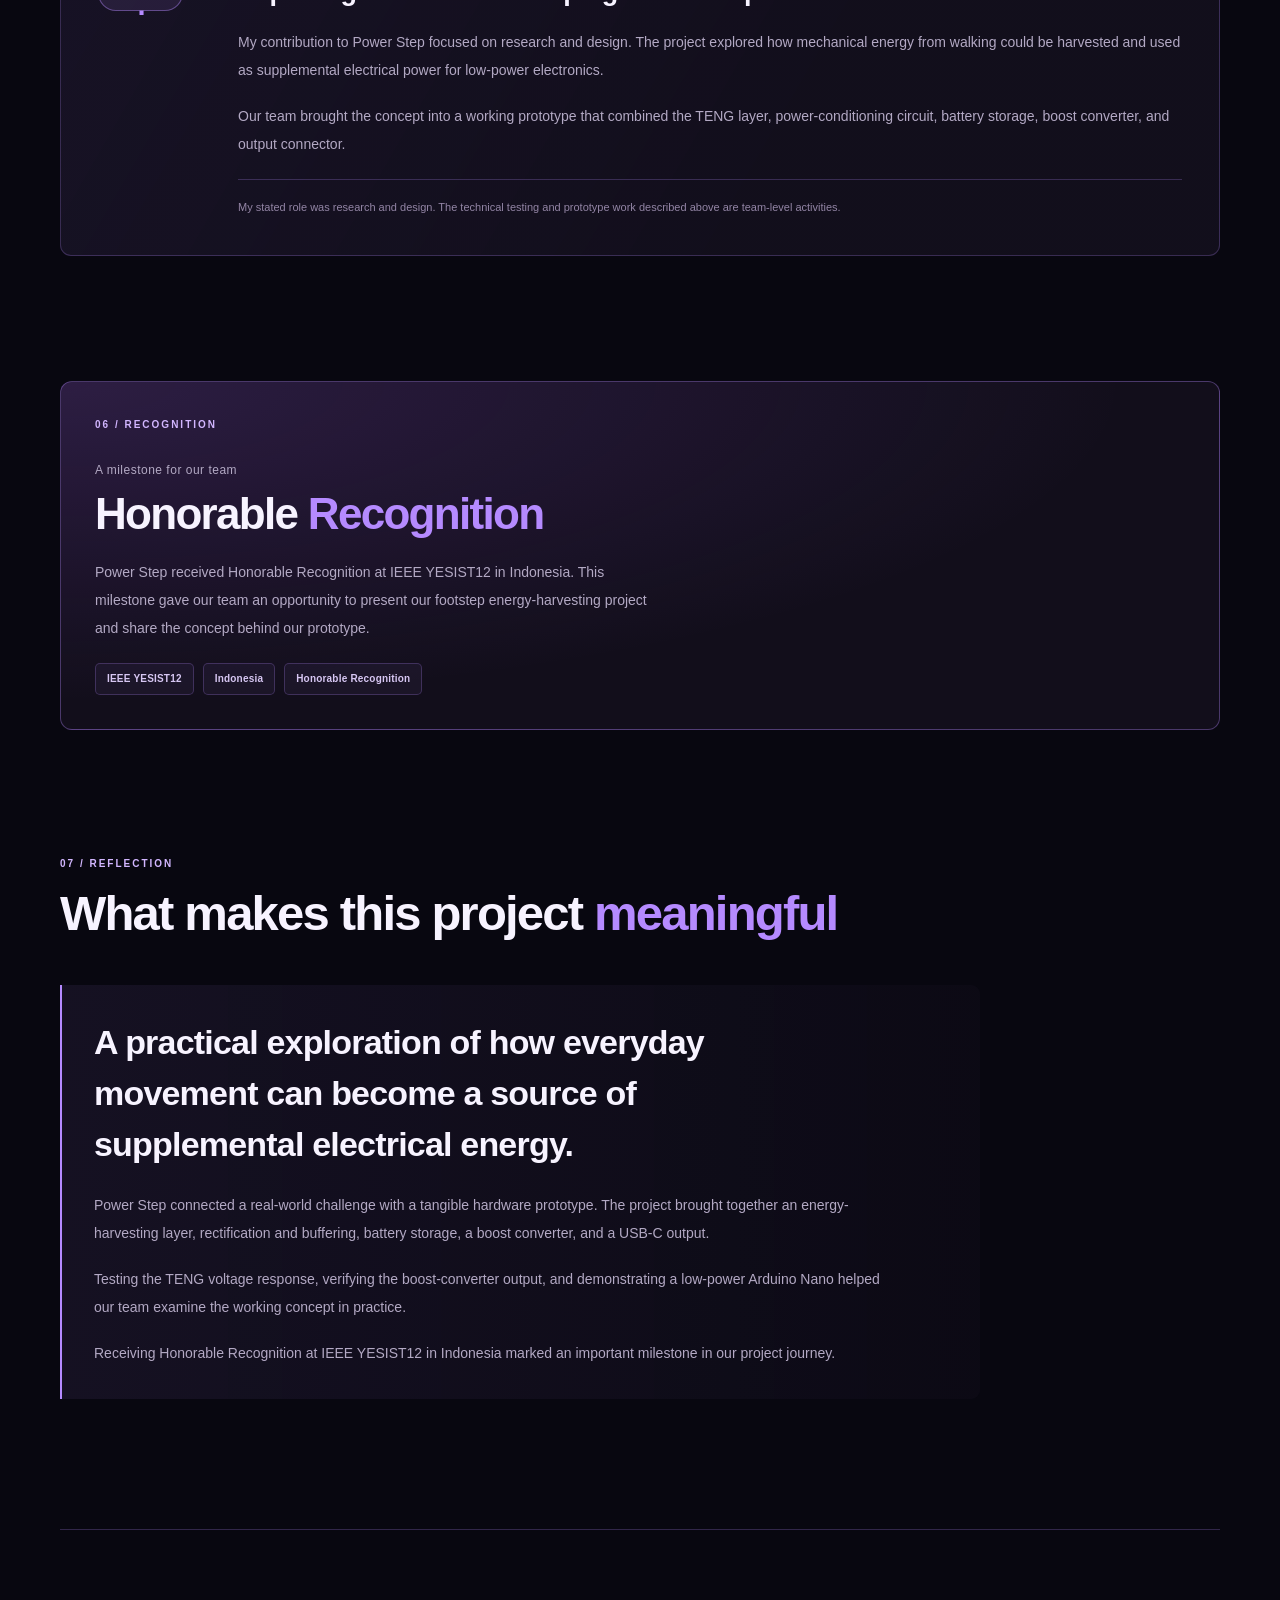
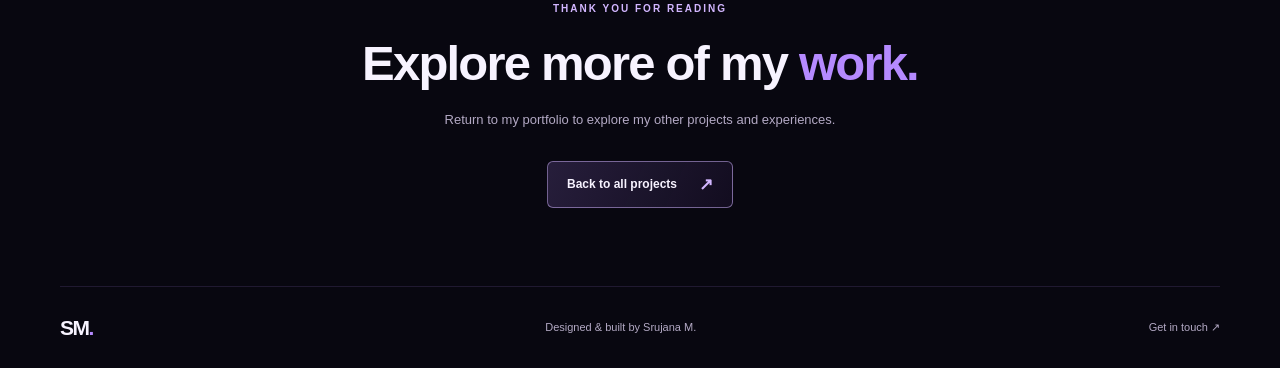
<file: power-step.html>
<!DOCTYPE html>
<html lang="en">
<head>
  <meta charset="UTF-8">
  <meta name="viewport" content="width=device-width, initial-scale=1.0">
  <meta name="theme-color" content="#080710">
  <meta name="description" content="Power Step — a footstep energy-harvesting prototype designed to provide supplemental power for low-power electronics.">
  <title>Power Step | Srujana M.</title>
  <link rel="stylesheet" href="power-step.css">
</head>

<body>
  <div class="page-glow page-glow-one"></div>
  <div class="page-glow page-glow-two"></div>

  <header class="topbar">
    <a class="brand" href="index.html">SM<span>.</span></a>
    <a class="back-link" href="index.html#projects">
      <span aria-hidden="true">←</span> Back to Projects
    </a>
  </header>

  <main>

    <!-- HERO -->
    <section class="case-hero section-wrap">
      <p class="eyebrow"><span></span> PROJECT CASE STUDY</p>

      <div class="hero-grid">
        <div class="hero-copy">
          <p class="project-type">ENERGY HARVESTING · HARDWARE PROTOTYPE</p>

          <h1>Power<span>Step</span></h1>

          <p class="hero-description">
            Turning the mechanical energy generated by walking into
            supplemental electrical power for low-power electronics.
          </p>

          <p class="hero-context">
            Power Step explores an alternative source of energy for situations
            where conventional electricity is limited and battery replacement
            can require frequent maintenance.
          </p>

          <div class="hero-tags">
            <span>Energy Harvesting</span>
            <span>TENG</span>
            <span>Hardware Prototype</span>
          </div>

          <a class="primary-link" href="#project-story">
            Explore the project <span aria-hidden="true">↓</span>
          </a>
        </div>

        <div class="hero-visual">
          <div class="visual-fallback">
            <span class="fallback-icon" aria-hidden="true">✳</span>
            <p>POWER STEP</p>
            <span>Footstep energy harvesting</span>
          </div>
          <div class="visual-caption">
            <span>01 / PROTOTYPE</span>
            <span>Mechanical → Electrical</span>
          </div>
        </div>
      </div>

      <div class="quick-facts">
        <div>
          <span class="fact-label">MY ROLE</span>
          <strong>Research &amp; Design</strong>
        </div>
        <div>
          <span class="fact-label">PROJECT FOCUS</span>
          <strong>Footstep Energy Harvesting</strong>
        </div>
        <div>
          <span class="fact-label">RECOGNITION</span>
          <strong>Honorable Recognition</strong>
        </div>
        <div>
          <span class="fact-label">EVENT</span>
          <strong>IEEE YESIST12 · Indonesia</strong>
        </div>
      </div>
    </section>

    <!-- 01: PROBLEM AND MOTIVATION -->
    <section class="content-section section-wrap" id="project-story">
      <div class="section-heading">
        <p class="eyebrow">01 / THE CONTEXT</p>
        <h2>Why we explored <span>Power Step</span></h2>
      </div>

      <div class="story-grid">
        <div class="story-lead">
          <p class="large-copy">
            What if every step could contribute a little electrical energy?
          </p>
        </div>

        <div class="story-body">
          <p>
            The problem we wanted to address was the difficulty of powering
            electronic devices in remote areas where access to conventional
            electricity is limited. Devices that depend on batteries may also
            require frequent battery replacement and maintenance.
          </p>

          <p>
            Through Power Step, we aimed to harvest the mechanical energy
            generated during walking and convert it into supplemental
            electrical power for low-power electronics.
          </p>

          <p>
            The goal is to explore a way of reducing dependence on conventional
            power sources for suitable low-power applications.
          </p>
        </div>
      </div>

      <div class="insight-card">
        <span class="insight-mark" aria-hidden="true">✳</span>
        <div>
          <p class="insight-label">THE CORE IDEA</p>
          <p>
            Harvest energy from footsteps using a TENG layer integrated into
            an insole, condition the electrical output, store energy in a
            battery, and provide an output for suitable low-power electronics.
          </p>
        </div>
      </div>
    </section>

    <!-- 02: HOW POWER STEP WORKS -->
    <section class="content-section section-wrap" id="working-principle">
      <div class="section-heading">
        <p class="eyebrow">02 / THE SYSTEM</p>
        <h2>How Power Step <span>works</span></h2>
        <p class="section-intro">
          The prototype combines an energy-harvesting layer with a
          rectification and buffering stage, battery storage, and a
          voltage-boosting output circuit.
        </p>
      </div>

      <!-- Actual 3D concept design photo -->

      <div class="process-flow">

        <article class="process-card">
          <span class="process-number">01</span>
          <div class="process-icon" aria-hidden="true">↕</div>
          <h3>Footstep input</h3>
          <p>
            Walking produces mechanical interaction at the insole, providing
            the input for the energy-harvesting layer.
          </p>
          <span class="component-label">MECHANICAL ENERGY</span>
        </article>

        <article class="process-card">
          <span class="process-number">02</span>
          <div class="process-icon" aria-hidden="true">⌁</div>
          <h3>TENG layer</h3>
          <p>
            The triboelectric nanogenerator (TENG) layer integrated into
            the insole generates electrical pulses from mechanical input.
          </p>
          <span class="component-label">ENERGY HARVESTING</span>
        </article>

        <article class="process-card">
          <span class="process-number">03</span>
          <div class="process-icon" aria-hidden="true">⌁</div>
          <h3>Rectification</h3>
          <p>
            A Schottky diode and capacitor form the rectification and
            buffering stage for the harvested electrical pulses.
          </p>
          <span class="component-label">1N5819 DIODE</span>
        </article>

        <article class="process-card">
          <span class="process-number">04</span>
          <div class="process-icon" aria-hidden="true">▤</div>
          <h3>Energy storage</h3>
          <p>
            The harvested energy is stored in a LiPo battery, which supplies
            the energy used by the output stage.
          </p>
          <span class="component-label">LiPo BATTERY</span>
        </article>

        <article class="process-card">
          <span class="process-number">05</span>
          <div class="process-icon" aria-hidden="true">⚡</div>
          <h3>Boost &amp; output</h3>
          <p>
            An MT3608 boost converter raises the battery voltage, providing
            output through a USB-C connector.
          </p>
          <span class="component-label">MT3608 · USB-C</span>
        </article>

      </div>

      <div class="system-note">
        <span aria-hidden="true">↗</span>
        <p>
          <strong>System flow</strong>
          Footstep input → TENG layer → Schottky diode and capacitor →
          LiPo battery → MT3608 boost converter → USB-C output.
        </p>
      </div>

      <div class="technical-note">
        <p class="insight-label">UNDERSTANDING THE OUTPUT</p>
        <p>
          The system is intended for suitable low-power electronics.
          The measured voltage alone does not establish how much usable
          power is available under every operating condition.
        </p>
      </div>
    </section>

    <!-- 03: ACTUAL PROTOTYPE -->
    <section class="content-section section-wrap" id="prototype">
      <div class="section-heading">
        <p class="eyebrow">03 / BUILDING THE PROTOTYPE</p>
        <h2>From concept to <span>hardware</span></h2>
        <p class="section-intro">
          Our team built a working prototype by integrating the TENG layer
          into an insole and connecting it to the power-conditioning circuit.
        </p>
      </div>

      <div class="photo-grid">

        <figure class="photo-card photo-card-large">
          <div class="photo-frame">
            <img
              src="images/powerstep-prototype.jpg"
              alt="Actual Power Step prototype showing the insole and integrated electronics"
              loading="lazy"
            >
            <div class="photo-fallback">
              <span>PHOTO 01</span>
              <p>Prototype &amp; insole</p>
            </div>
          </div>

          <figcaption>
            <span>01</span>
            <div>
              <strong>The working prototype</strong>
              <p>
                The insole and electronics assembled as part of the
                Power Step prototype.
              </p>
            </div>
          </figcaption>
        </figure>

        <figure class="photo-card">
          <div class="photo-frame">
            <img
              src="images/powerstep-design.jpg"
              alt="Power Step 3D design showing the internal electronics layout"
              loading="lazy"
            >
            <div class="photo-fallback">
              <span>PHOTO 02</span>
              <p>System design</p>
            </div>
          </div>

          <figcaption>
            <span>02</span>
            <div>
              <strong>Concept and component layout</strong>
              <p>
                The 3D design illustrates the intended arrangement of
                the harvesting layer and circuit components.
              </p>
            </div>
          </figcaption>
        </figure>

      </div>
    </section>

    <!-- 04: TESTING -->
    <section class="content-section section-wrap" id="testing">
      <div class="section-heading">
        <p class="eyebrow">04 / TESTING &amp; OBSERVATIONS</p>
        <h2>What we <span>verified</span></h2>
        <p class="section-intro">
          Our team tested the rectification stage, measured the TENG
          voltage response, checked the boost-converter output, and
          demonstrated the system with an Arduino Nano.
        </p>
      </div>

      <div class="results-grid">

        <article class="result-card">
          <span class="result-index">TEST 01</span>
          <p class="result-value">19.2 <span>V</span></p>
          <h3>TENG voltage response</h3>
          <p>
            The measured TENG voltage response reached up to 19.2 V
            during the team's testing.
          </p>
        </article>

        <article class="result-card">
          <span class="result-index">TEST 02</span>
          <p class="result-value">5 <span>V</span></p>
          <h3>Boost-converter output</h3>
          <p>
            The MT3608 output reached 5 V when the battery was fully charged.
          </p>
        </article>

        <article class="result-card">
          <span class="result-index">TEST 03</span>
          <p class="result-value result-word">Tested</p>
          <h3>Rectification stage</h3>
          <p>
            The team tested the 1N5819 Schottky diode rectification stage
            as part of the power-conditioning circuit.
          </p>
        </article>

        <article class="result-card">
          <span class="result-index">TEST 04</span>
          <p class="result-value result-word">Arduino Nano</p>
          <h3>Device demonstration</h3>
          <p>
            The team demonstrated powering a low-power Arduino Nano
            using the prototype.
          </p>
        </article>

      </div>

      <div class="testing-note">
        <span aria-hidden="true">i</span>
        <p>
          These are the reported results of the prototype tests.
          The 19.2 V reading describes the measured TENG voltage response;
          it does not by itself establish continuous power output or
          charging efficiency. The multimeter photograph documents the
          testing setup but is not used as proof of the 19.2 V result.
        </p>
      </div>

      <figure class="photo-card testing-photo">
        <div class="photo-frame">
          <img
            src="images/powerstep-testing.jpg"
            alt="Power Step voltage-testing setup with wires and a digital multimeter"
            loading="lazy"
          >
          <div class="photo-fallback">
            <span>PHOTO 03</span>
            <p>Voltage testing</p>
          </div>
        </div>

        <figcaption>
          <span>03</span>
          <div>
            <strong>Testing the prototype</strong>
            <p>
              The testing setup used to observe the voltage response
              generated during the experiment.
            </p>
          </div>
        </figcaption>
      </figure>
    </section>

    <!-- 05: MY CONTRIBUTION -->
    <section class="content-section section-wrap" id="contribution">
      <div class="section-heading">
        <p class="eyebrow">05 / MY CONTRIBUTION</p>
        <h2>My role in <span>Power Step</span></h2>
      </div>

      <div class="contribution-panel">
        <div class="contribution-marker">SM<span>.</span></div>

        <div class="contribution-copy">
          <p class="contribution-role">MY ROLE · RESEARCH AND DESIGN</p>

          <h3>Exploring the idea and shaping the concept</h3>

          <p>
            My contribution to Power Step focused on research and design.
            The project explored how mechanical energy from walking could
            be harvested and used as supplemental electrical power for
            low-power electronics.
          </p>

          <p>
            Our team brought the concept into a working prototype that
            combined the TENG layer, power-conditioning circuit, battery
            storage, boost converter, and output connector.
          </p>

          <p class="honesty-note">
            My stated role was research and design. The technical testing
            and prototype work described above are team-level activities.
          </p>
        </div>
      </div>
    </section>

    <!-- 06: RECOGNITION -->
    <section class="content-section section-wrap" id="recognition">
      <div class="recognition-panel">
        <div class="recognition-content">
          <p class="eyebrow">06 / RECOGNITION</p>

          <p class="recognition-kicker">A milestone for our team</p>

          <h2>Honorable <span>Recognition</span></h2>

          <p>
            Power Step received Honorable Recognition at IEEE YESIST12
            in Indonesia. This milestone gave our team an opportunity
            to present our footstep energy-harvesting project and share
            the concept behind our prototype.
          </p>

          <div class="recognition-tags">
            <span>IEEE YESIST12</span>
            <span>Indonesia</span>
            <span>Honorable Recognition</span>
          </div>
        </div>

        
      </div>
    </section>

    <!-- 07: PROJECT TAKEAWAY -->
    <section class="content-section section-wrap" id="takeaway">
      <div class="section-heading">
        <p class="eyebrow">07 / REFLECTION</p>
        <h2>What makes this project <span>meaningful</span></h2>
      </div>

      <div class="reflection-card">
        <p class="large-copy">
          A practical exploration of how everyday movement can become
          a source of supplemental electrical energy.
        </p>

        <p>
          Power Step connected a real-world challenge with a tangible
          hardware prototype. The project brought together an energy-harvesting
          layer, rectification and buffering, battery storage, a boost
          converter, and a USB-C output.
        </p>

        <p>
          Testing the TENG voltage response, verifying the boost-converter
          output, and demonstrating a low-power Arduino Nano helped our team
          examine the working concept in practice.
        </p>

        <p>
          Receiving Honorable Recognition at IEEE YESIST12 in Indonesia
          marked an important milestone in our project journey.
        </p>
      </div>
    </section>

    <!-- CLOSING -->
    <section class="next-project section-wrap">
      <p class="eyebrow">THANK YOU FOR READING</p>

      <h2>Explore more of my <span>work.</span></h2>

      <p>
        Return to my portfolio to explore my other projects and experiences.
      </p>

      <a class="primary-link" href="index.html#projects">
        Back to all projects <span aria-hidden="true">↗</span>
      </a>
    </section>

  </main>

  <footer class="site-footer">
    <a class="brand" href="index.html">SM<span>.</span></a>
    <p>Designed &amp; built by Srujana M.</p>
    <a href="index.html#contact">Get in touch ↗</a>
  </footer>

</body>
</html>
</file>
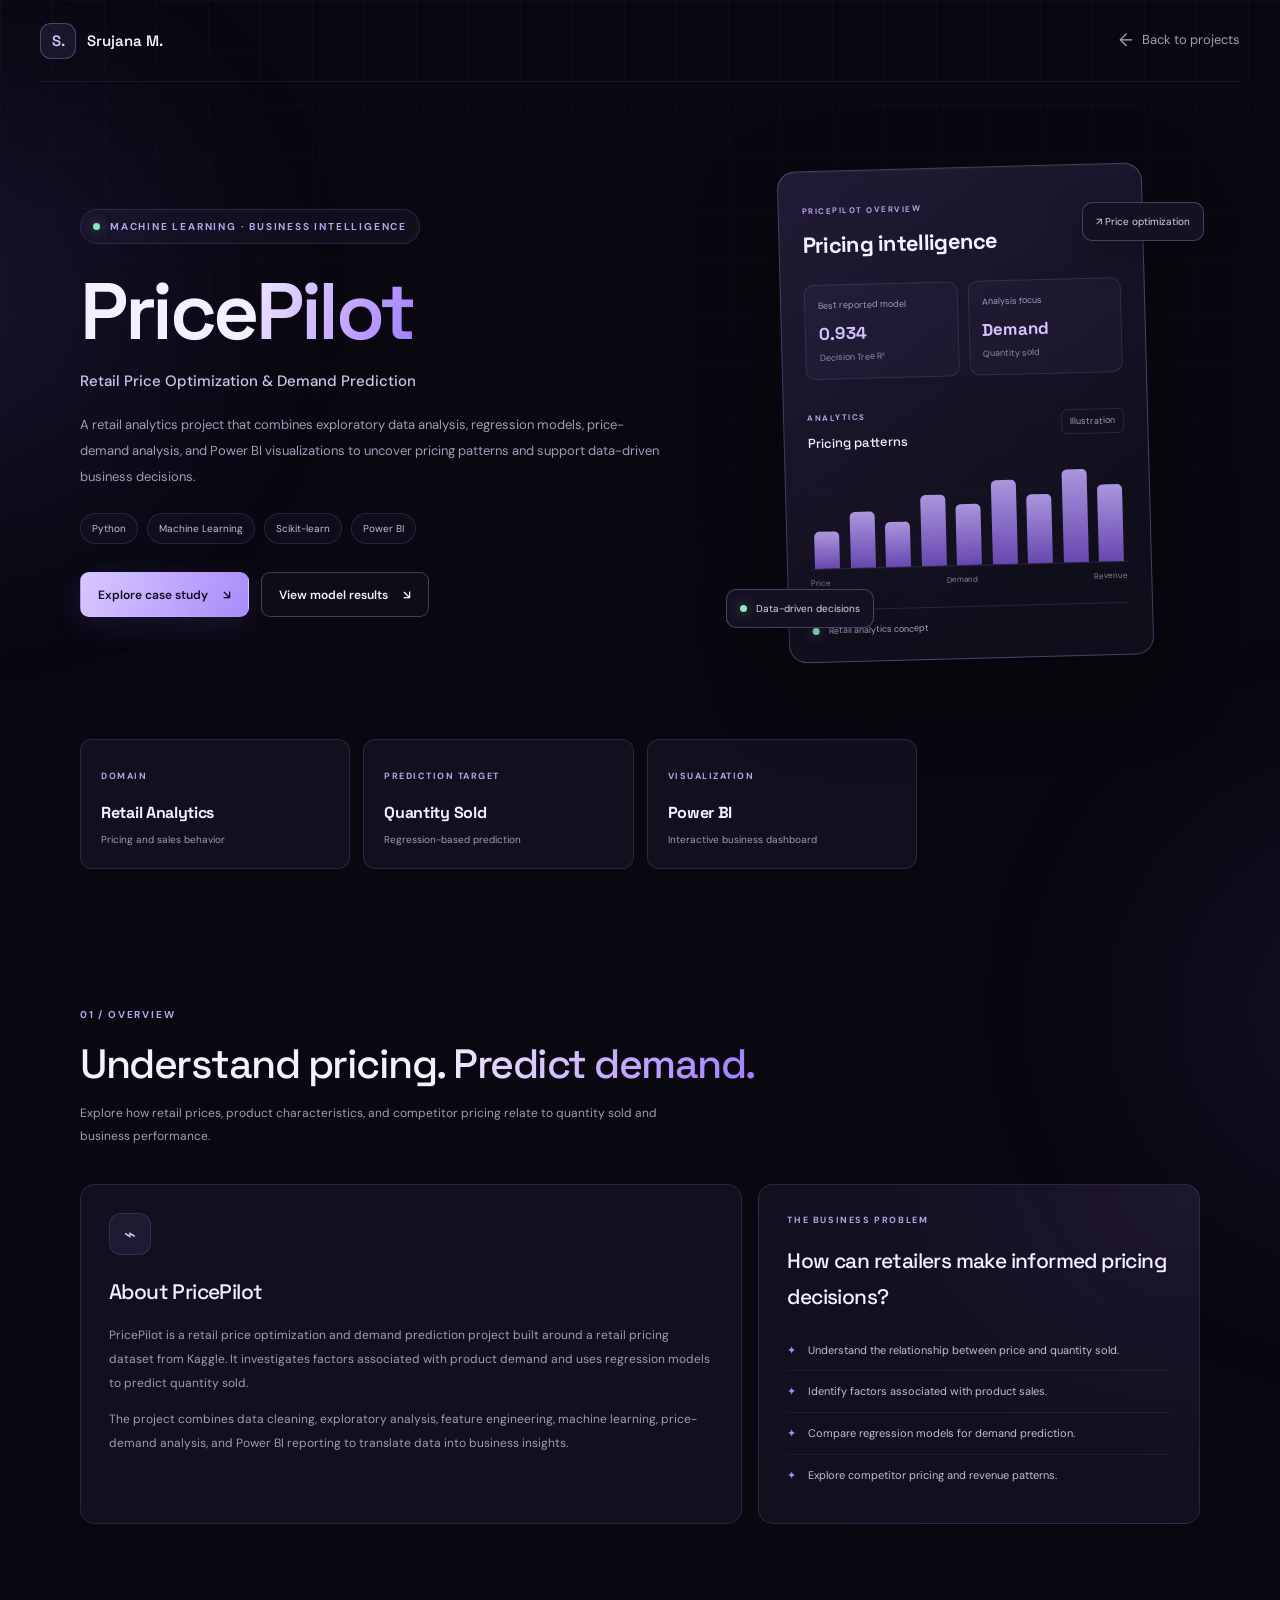
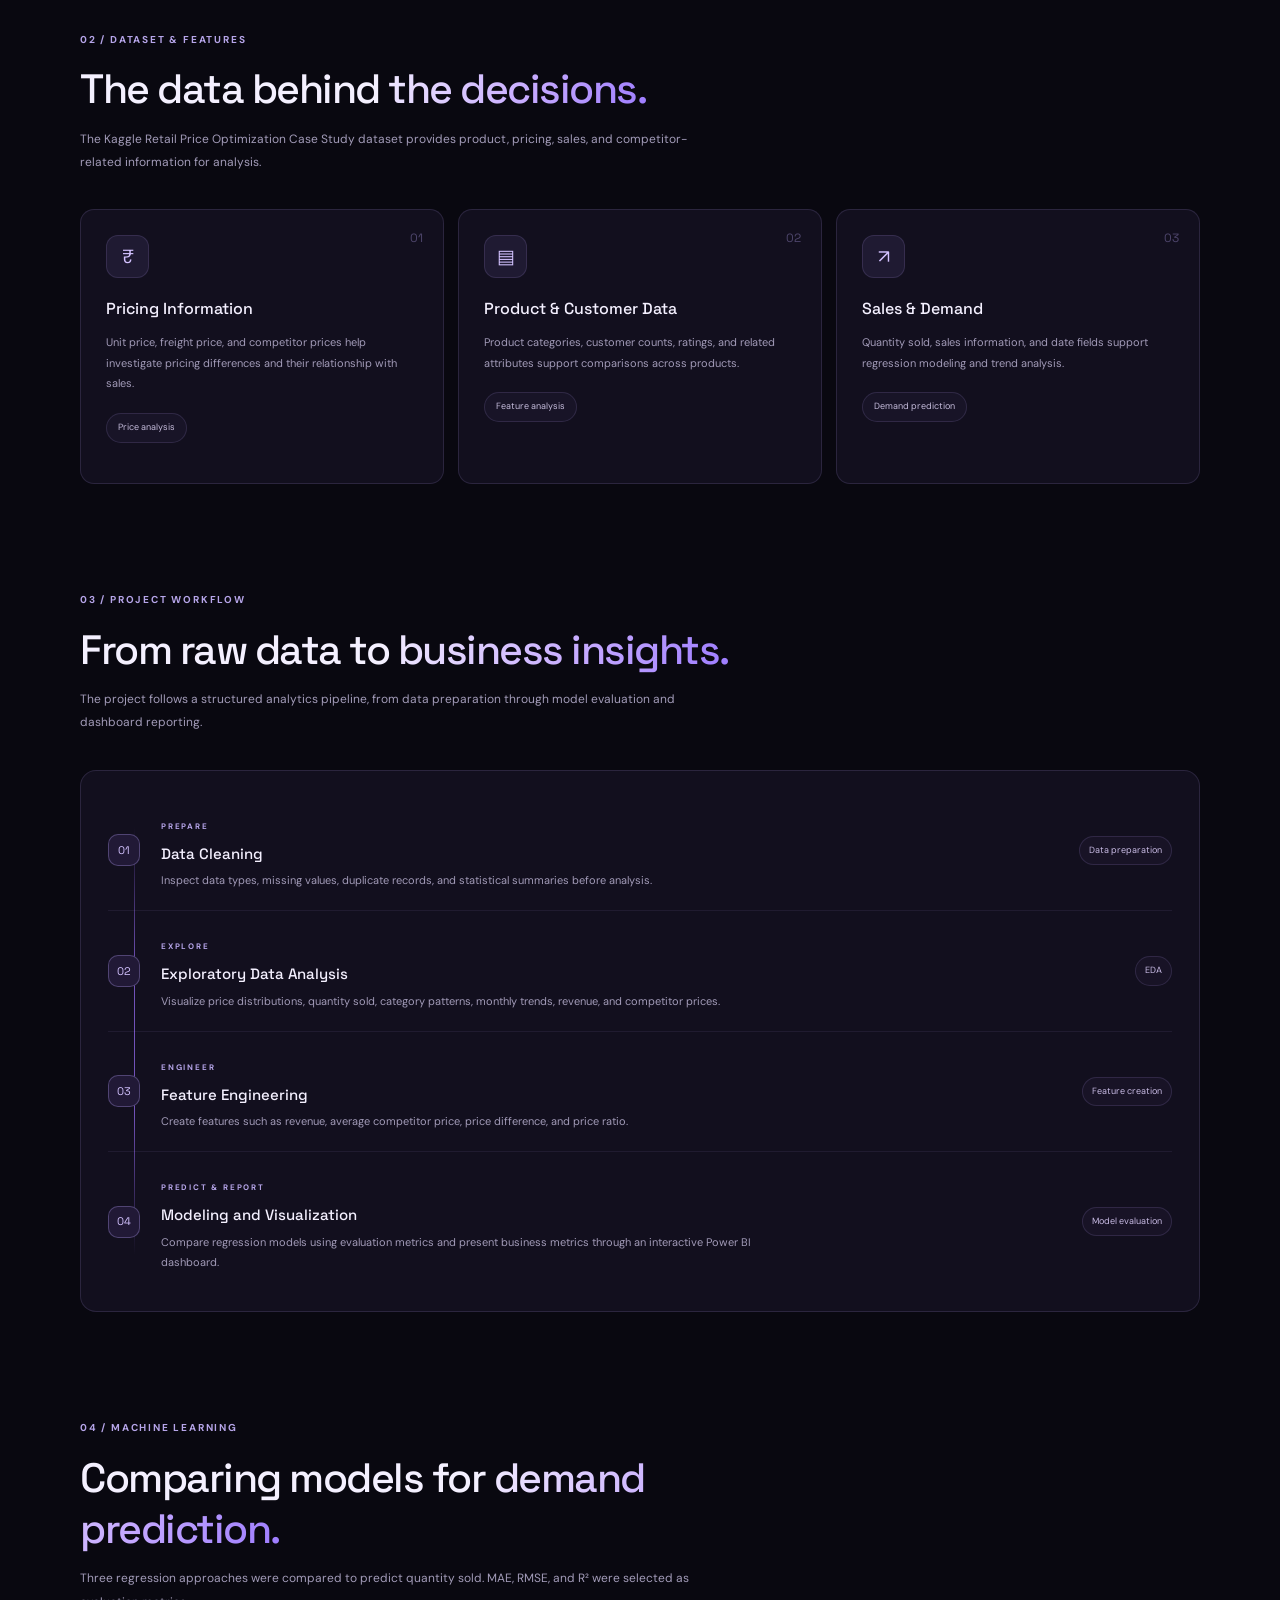
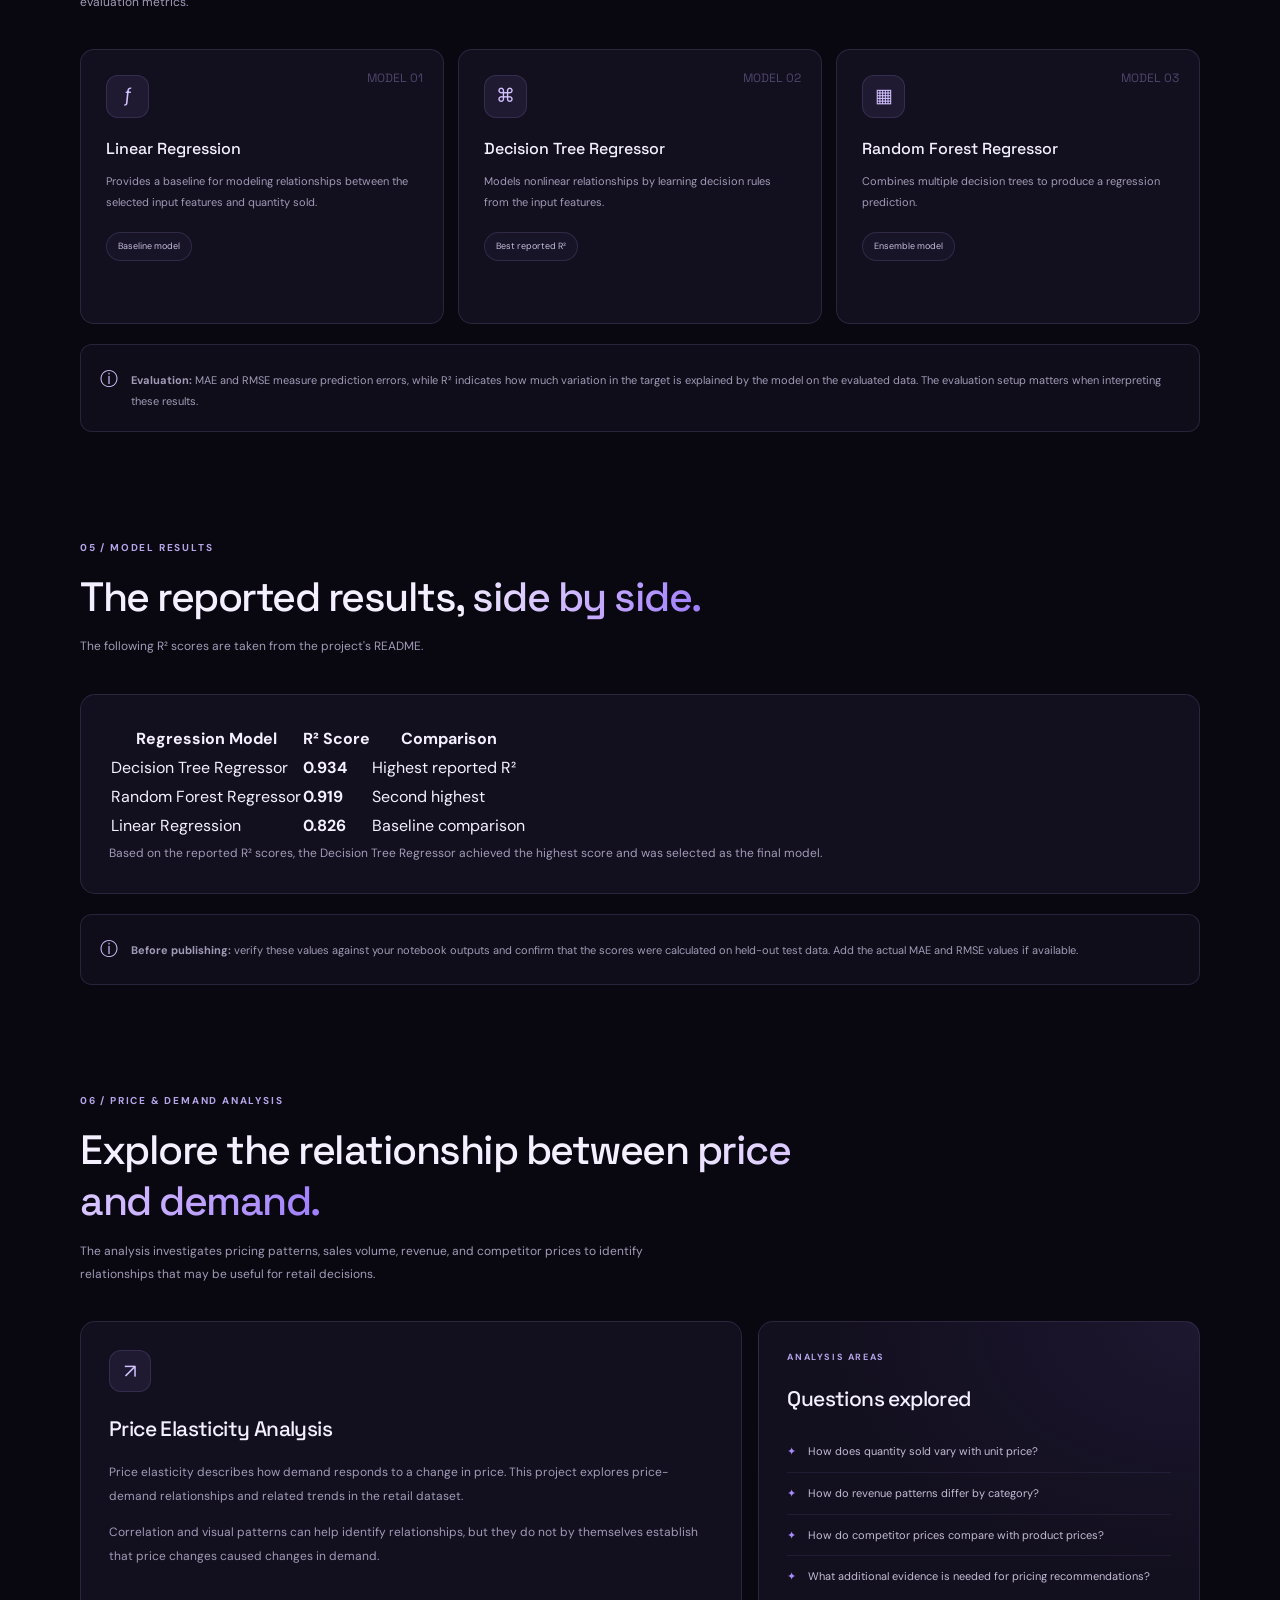
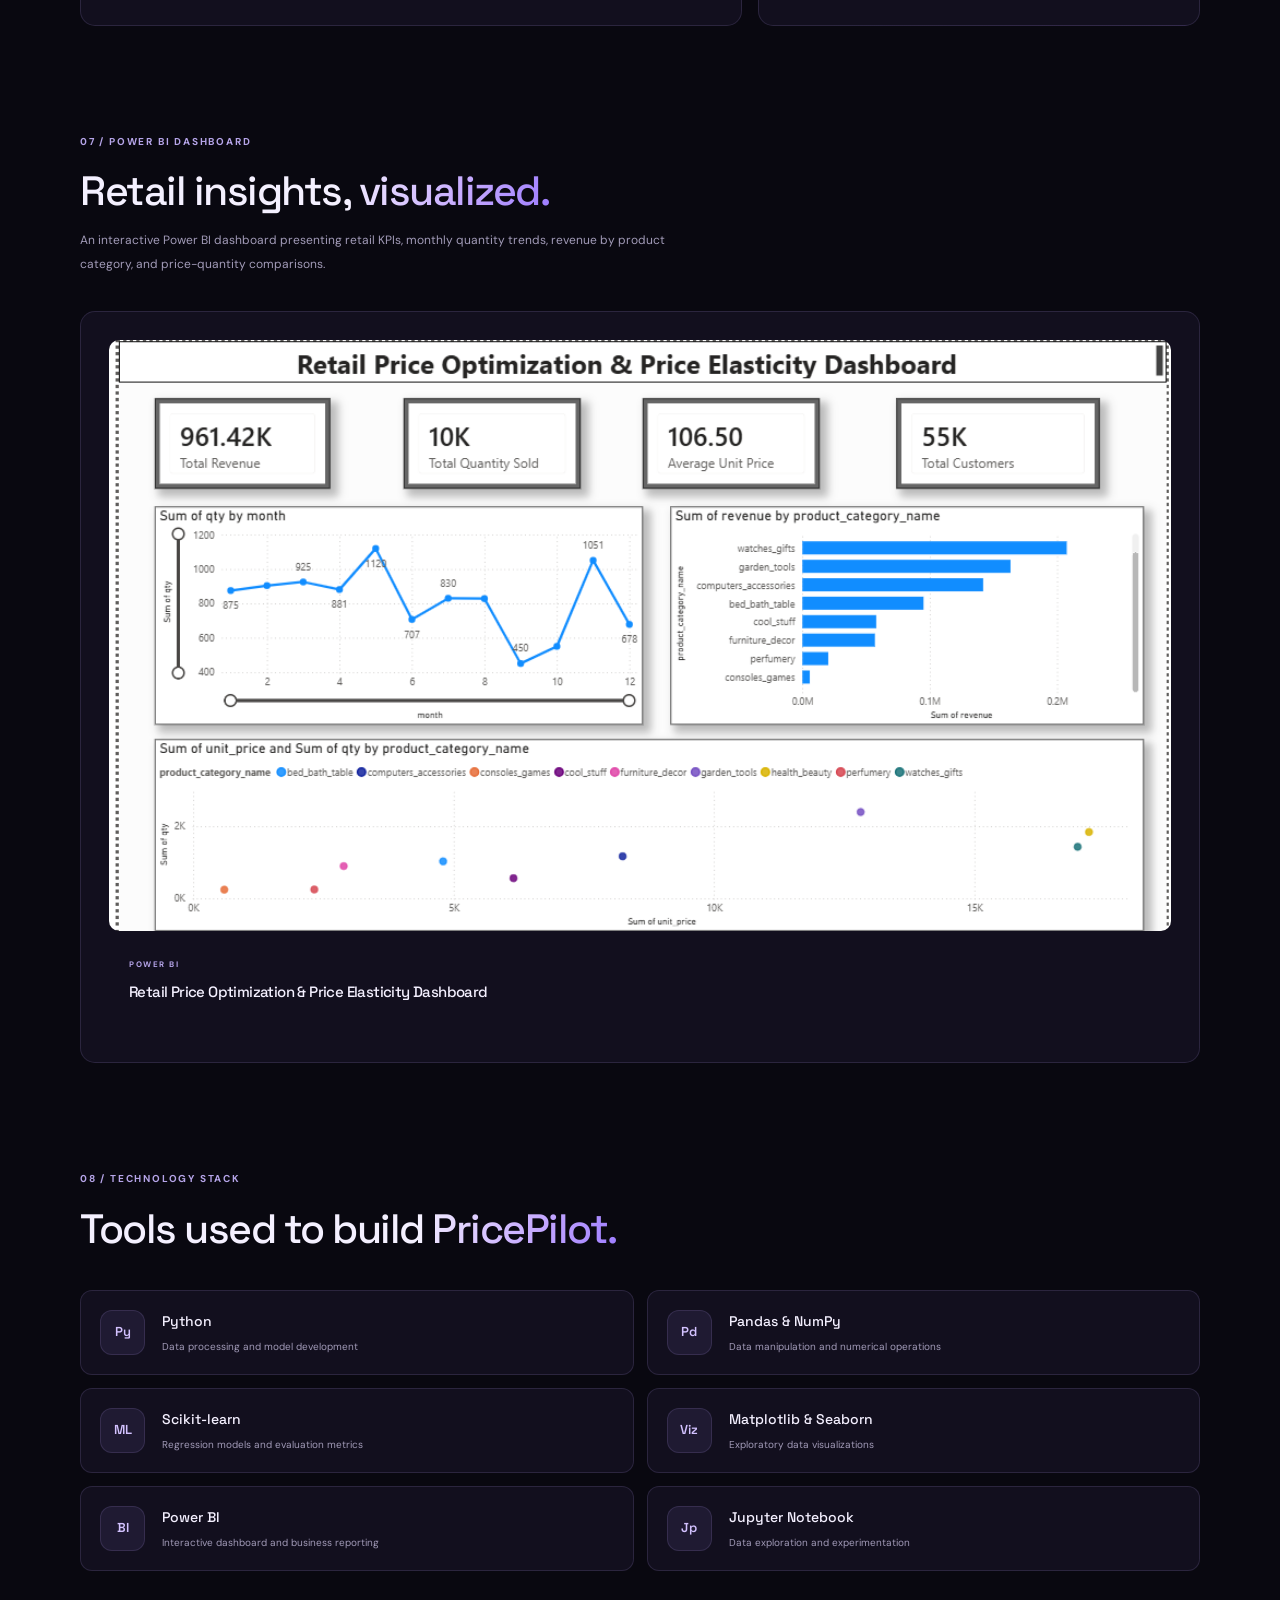
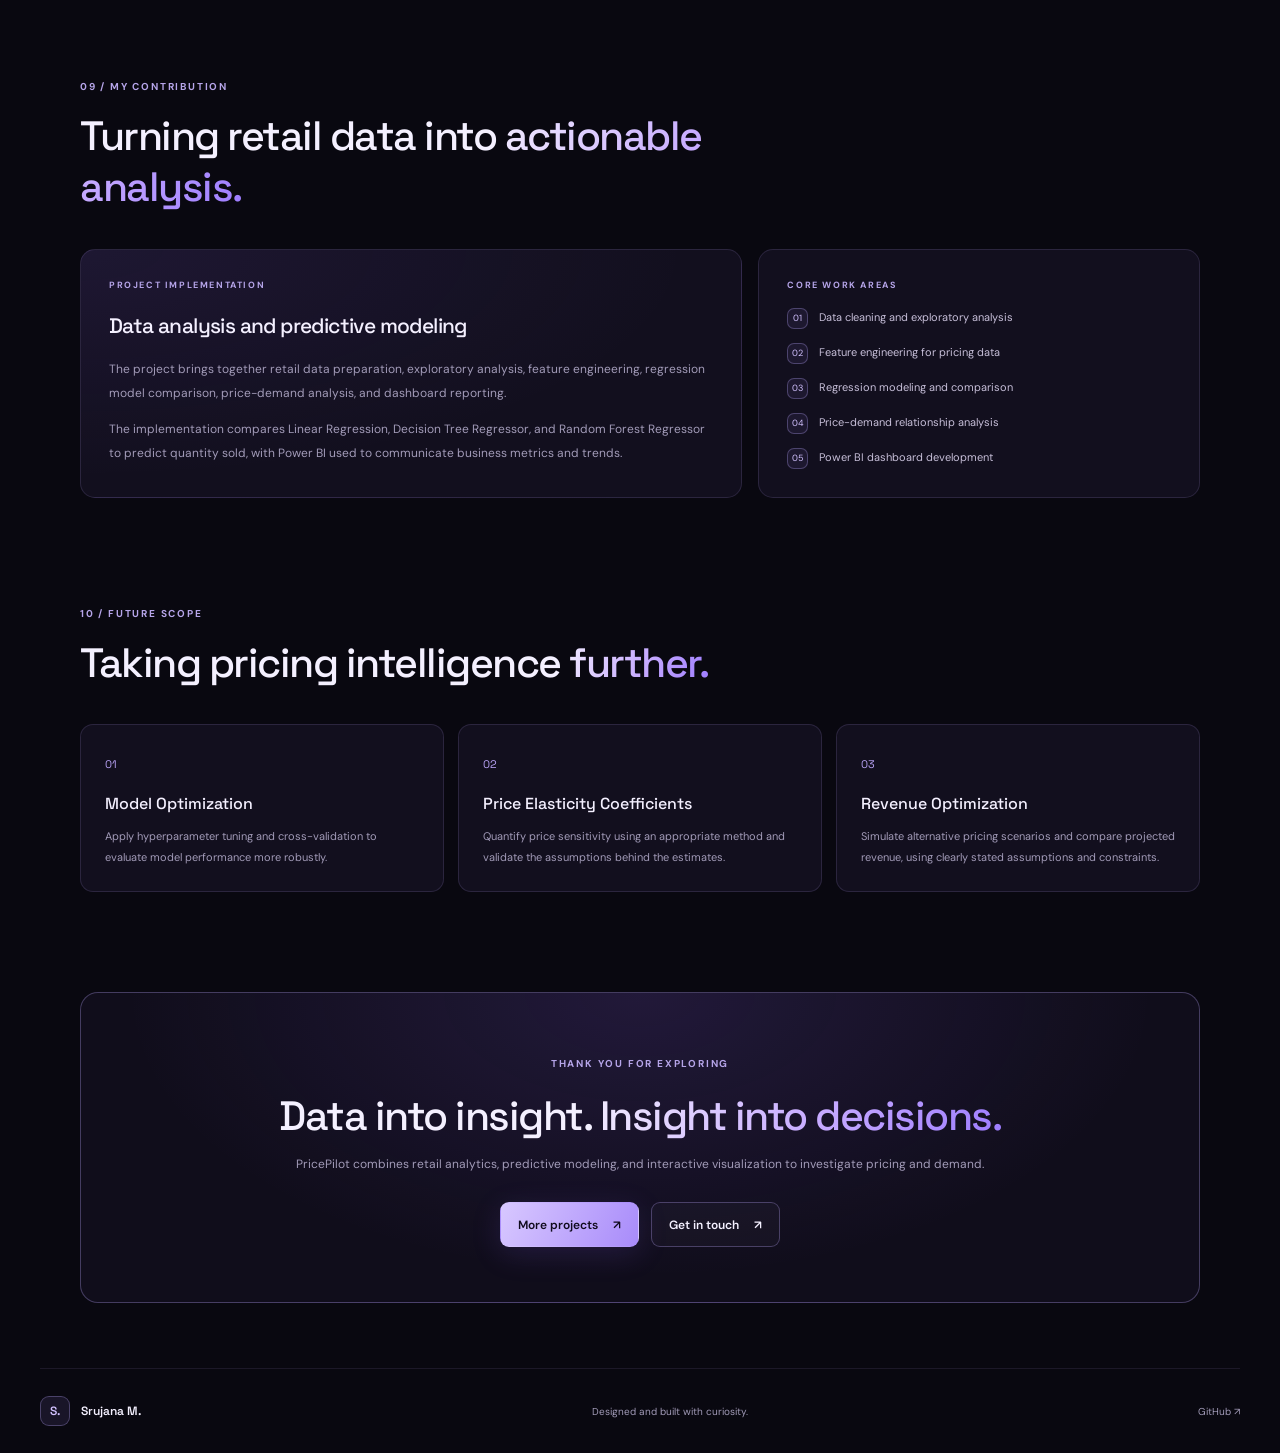
<file: pricepilot.html>
<!DOCTYPE html>
<html lang="en">
<head>
  <meta charset="UTF-8" />
  <meta name="viewport" content="width=device-width, initial-scale=1.0" />
  <meta name="theme-color" content="#090810" />
  <meta name="description" content="PricePilot — Retail Price Optimization, Demand Prediction, and Business Intelligence by Srujana M." />
  <title>PricePilot | Srujana M.</title>

  <link rel="stylesheet" href="pricepilot.css" />
  <link rel="preconnect" href="https://fonts.googleapis.com" />
  <link rel="preconnect" href="https://fonts.gstatic.com" crossorigin />
  <link href="https://fonts.googleapis.com/css2?family=DM+Sans:wght@400;500;600;700&family=Space+Grotesk:wght@400;500;600;700&display=swap" rel="stylesheet" />
</head>

<body>
  <div class="background-grid" aria-hidden="true"></div>
  <div class="ambient-glow glow-one" aria-hidden="true"></div>
  <div class="ambient-glow glow-two" aria-hidden="true"></div>

  <header class="topbar">
    <a class="brand" href="index.html" aria-label="Back to portfolio home">
      <span class="brand-mark">S.</span>
      <span>Srujana M.</span>
    </a>

    <a class="back-link" href="index.html#projects">
      <span aria-hidden="true">←</span> Back to projects
    </a>
  </header>

  <main>

    <!-- HERO -->
    <section class="hero section-wrap">
      <div class="hero-content">

        <div class="eyebrow">
          <span class="status-dot"></span>
          MACHINE LEARNING · BUSINESS INTELLIGENCE
        </div>

        <h1>Price<span class="gradient-text">Pilot</span></h1>

        <p class="hero-subtitle">
          Retail Price Optimization &amp; Demand Prediction
        </p>

        <p class="hero-description">
          A retail analytics project that combines exploratory data analysis,
          regression models, price-demand analysis, and Power BI visualizations
          to uncover pricing patterns and support data-driven business decisions.
        </p>

        <div class="hero-tags">
          <span>Python</span>
          <span>Machine Learning</span>
          <span>Scikit-learn</span>
          <span>Power BI</span>
        </div>

        <div class="hero-actions">
          <a class="button button-primary" href="#overview">
            Explore case study <span>↘</span>
          </a>

          <a class="button button-secondary" href="#results">
            View model results <span>↘</span>
          </a>
        </div>

      </div>

      <!-- Illustrative dashboard concept -->
      <div class="hero-visual" aria-label="Illustrative retail analytics dashboard">
        <div class="visual-orbit orbit-one"></div>
        <div class="visual-orbit orbit-two"></div>

        <div class="dashboard-card">
          <div class="dashboard-top">
            <div>
              <span class="mini-label">PRICEPILOT OVERVIEW</span>
              <h3>Pricing intelligence</h3>
            </div>
            <span class="dashboard-menu">•••</span>
          </div>

          <div class="metric-grid">
            <div class="metric-box">
              <span>Best reported model</span>
              <strong>0.934</strong>
              <small>Decision Tree R²</small>
            </div>

            <div class="metric-box">
              <span>Analysis focus</span>
              <strong>Demand</strong>
              <small>Quantity sold</small>
            </div>
          </div>

          <div class="chart-heading">
            <div>
              <span class="mini-label">ANALYTICS</span>
              <h4>Pricing patterns</h4>
            </div>
            <span class="chart-period">Illustration</span>
          </div>

          <div class="bar-chart" aria-hidden="true">
            <span style="height: 38%"></span>
            <span style="height: 57%"></span>
            <span style="height: 46%"></span>
            <span style="height: 72%"></span>
            <span style="height: 62%"></span>
            <span style="height: 85%"></span>
            <span style="height: 70%"></span>
            <span style="height: 94%"></span>
            <span style="height: 78%"></span>
          </div>

          <div class="chart-axis">
            <span>Price</span>
            <span>Demand</span>
            <span>Revenue</span>
          </div>

          <div class="dashboard-footer">
            <span class="footer-pulse"></span>
            Retail analytics concept
          </div>
        </div>

        <div class="floating-chip chip-top">
          ↗ Price optimization
        </div>

        <div class="floating-chip chip-bottom">
          <span class="chip-dot"></span>
          Data-driven decisions
        </div>
      </div>
    </section>

    <!-- PROJECT SNAPSHOT -->
    <section class="section-wrap snapshot-section" aria-label="Project summary">
      <div class="snapshot-grid">

        <article class="snapshot-card">
          <span class="snapshot-label">DOMAIN</span>
          <h3>Retail Analytics</h3>
          <p>Pricing and sales behavior</p>
        </article>

        <article class="snapshot-card">
          <span class="snapshot-label">PREDICTION TARGET</span>
          <h3>Quantity Sold</h3>
          <p>Regression-based prediction</p>
        </article>

        <article class="snapshot-card">
          <span class="snapshot-label">VISUALIZATION</span>
          <h3>Power BI</h3>
          <p>Interactive business dashboard</p>
        </article>

      </div>
    </section>

    <!-- 01: OVERVIEW -->
    <section class="section-wrap content-section" id="overview">

      <div class="section-heading">
        <span class="section-index">01 / OVERVIEW</span>

        <h2>
          Understand pricing.
          <span class="gradient-text">Predict demand.</span>
        </h2>

        <p class="section-intro">
          Explore how retail prices, product characteristics, and competitor
          pricing relate to quantity sold and business performance.
        </p>
      </div>

      <div class="overview-grid">

        <article class="content-card overview-main">
          <div class="card-icon">⌁</div>
          <h3>About PricePilot</h3>

          <p>
            PricePilot is a retail price optimization and demand prediction
            project built around a retail pricing dataset from Kaggle.
            It investigates factors associated with product demand and
            uses regression models to predict quantity sold.
          </p>

          <p>
            The project combines data cleaning, exploratory analysis,
            feature engineering, machine learning, price-demand analysis,
            and Power BI reporting to translate data into business insights.
          </p>
        </article>

        <article class="content-card problem-card">
          <span class="card-kicker">THE BUSINESS PROBLEM</span>
          <h3>How can retailers make informed pricing decisions?</h3>

          <ul class="styled-list">
            <li>Understand the relationship between price and quantity sold.</li>
            <li>Identify factors associated with product sales.</li>
            <li>Compare regression models for demand prediction.</li>
            <li>Explore competitor pricing and revenue patterns.</li>
          </ul>
        </article>

      </div>
    </section>

    <!-- 02: DATASET -->
    <section class="section-wrap content-section" id="dataset">

      <div class="section-heading">
        <span class="section-index">02 / DATASET &amp; FEATURES</span>

        <h2>
          The data behind
          <span class="gradient-text">the decisions.</span>
        </h2>

        <p class="section-intro">
          The Kaggle Retail Price Optimization Case Study dataset provides
          product, pricing, sales, and competitor-related information for analysis.
        </p>
      </div>

      <div class="feature-grid">

        <article class="feature-card">
          <span class="feature-number">01</span>
          <div class="feature-icon">₹</div>
          <h3>Pricing Information</h3>

          <p>
            Unit price, freight price, and competitor prices help investigate
            pricing differences and their relationship with sales.
          </p>

          <span class="feature-tag">Price analysis</span>
        </article>

        <article class="feature-card">
          <span class="feature-number">02</span>
          <div class="feature-icon">▤</div>
          <h3>Product &amp; Customer Data</h3>

          <p>
            Product categories, customer counts, ratings, and related
            attributes support comparisons across products.
          </p>

          <span class="feature-tag">Feature analysis</span>
        </article>

        <article class="feature-card">
          <span class="feature-number">03</span>
          <div class="feature-icon">↗</div>
          <h3>Sales &amp; Demand</h3>

          <p>
            Quantity sold, sales information, and date fields support
            regression modeling and trend analysis.
          </p>

          <span class="feature-tag">Demand prediction</span>
        </article>

      </div>
    </section>

    <!-- 03: PROJECT WORKFLOW -->
    <section class="section-wrap content-section" id="workflow">

      <div class="section-heading">
        <span class="section-index">03 / PROJECT WORKFLOW</span>

        <h2>
          From raw data to
          <span class="gradient-text">business insights.</span>
        </h2>

        <p class="section-intro">
          The project follows a structured analytics pipeline, from data
          preparation through model evaluation and dashboard reporting.
        </p>
      </div>

      <div class="workflow-card">

        <div class="workflow-line" aria-hidden="true"></div>

        <article class="workflow-step">
          <div class="workflow-number">01</div>

          <div class="workflow-copy">
            <span class="step-kicker">PREPARE</span>
            <h3>Data Cleaning</h3>

            <p>
              Inspect data types, missing values, duplicate records,
              and statistical summaries before analysis.
            </p>
          </div>

          <span class="workflow-state">Data preparation</span>
        </article>

        <article class="workflow-step">
          <div class="workflow-number">02</div>

          <div class="workflow-copy">
            <span class="step-kicker">EXPLORE</span>
            <h3>Exploratory Data Analysis</h3>

            <p>
              Visualize price distributions, quantity sold, category patterns,
              monthly trends, revenue, and competitor prices.
            </p>
          </div>

          <span class="workflow-state">EDA</span>
        </article>

        <article class="workflow-step">
          <div class="workflow-number">03</div>

          <div class="workflow-copy">
            <span class="step-kicker">ENGINEER</span>
            <h3>Feature Engineering</h3>

            <p>
              Create features such as revenue, average competitor price,
              price difference, and price ratio.
            </p>
          </div>

          <span class="workflow-state">Feature creation</span>
        </article>

        <article class="workflow-step">
          <div class="workflow-number">04</div>

          <div class="workflow-copy">
            <span class="step-kicker">PREDICT &amp; REPORT</span>
            <h3>Modeling and Visualization</h3>

            <p>
              Compare regression models using evaluation metrics and present
              business metrics through an interactive Power BI dashboard.
            </p>
          </div>

          <span class="workflow-state">Model evaluation</span>
        </article>

      </div>
    </section>

    <!-- 04: MACHINE LEARNING -->
    <section class="section-wrap content-section" id="models">

      <div class="section-heading">
        <span class="section-index">04 / MACHINE LEARNING</span>

        <h2>
          Comparing models for
          <span class="gradient-text">demand prediction.</span>
        </h2>

        <p class="section-intro">
          Three regression approaches were compared to predict quantity sold.
          MAE, RMSE, and R² were selected as evaluation metrics.
        </p>
      </div>

      <div class="feature-grid">

        <article class="feature-card">
          <span class="feature-number">MODEL 01</span>
          <div class="feature-icon">ƒ</div>
          <h3>Linear Regression</h3>

          <p>
            Provides a baseline for modeling relationships between the
            selected input features and quantity sold.
          </p>

          <span class="feature-tag">Baseline model</span>
        </article>

        <article class="feature-card">
          <span class="feature-number">MODEL 02</span>
          <div class="feature-icon">⌘</div>
          <h3>Decision Tree Regressor</h3>

          <p>
            Models nonlinear relationships by learning decision rules
            from the input features.
          </p>

          <span class="feature-tag">Best reported R²</span>
        </article>

        <article class="feature-card">
          <span class="feature-number">MODEL 03</span>
          <div class="feature-icon">▦</div>
          <h3>Random Forest Regressor</h3>

          <p>
            Combines multiple decision trees to produce a regression
            prediction.
          </p>

          <span class="feature-tag">Ensemble model</span>
        </article>

      </div>

      <div class="insight-note">
        <span class="note-icon">ⓘ</span>

        <p>
          <strong>Evaluation:</strong> MAE and RMSE measure prediction errors,
          while R² indicates how much variation in the target is explained
          by the model on the evaluated data. The evaluation setup matters
          when interpreting these results.
        </p>
      </div>
    </section>

    <!-- 05: MODEL RESULTS -->
    <section class="section-wrap content-section" id="results">

      <div class="section-heading">
        <span class="section-index">05 / MODEL RESULTS</span>

        <h2>
          The reported results,
          <span class="gradient-text">side by side.</span>
        </h2>

        <p class="section-intro">
          The following R² scores are taken from the project's README.
        </p>
      </div>

      <div class="content-card">

        <div class="table-responsive">
          <table>
            <thead>
              <tr>
                <th>Regression Model</th>
                <th>R² Score</th>
                <th>Comparison</th>
              </tr>
            </thead>

            <tbody>
              <tr>
                <td>Decision Tree Regressor</td>
                <td><strong>0.934</strong></td>
                <td>Highest reported R²</td>
              </tr>

              <tr>
                <td>Random Forest Regressor</td>
                <td><strong>0.919</strong></td>
                <td>Second highest</td>
              </tr>

              <tr>
                <td>Linear Regression</td>
                <td><strong>0.826</strong></td>
                <td>Baseline comparison</td>
              </tr>
            </tbody>
          </table>
        </div>

        <p>
          Based on the reported R² scores, the Decision Tree Regressor
          achieved the highest score and was selected as the final model.
        </p>

      </div>

      <div class="insight-note">
        <span class="note-icon">ⓘ</span>

        <p>
          <strong>Before publishing:</strong> verify these values against your
          notebook outputs and confirm that the scores were calculated on
          held-out test data. Add the actual MAE and RMSE values if available.
        </p>
      </div>

    </section>

    <!-- 06: PRICE ELASTICITY -->
    <section class="section-wrap content-section" id="pricing">

      <div class="section-heading">
        <span class="section-index">06 / PRICE &amp; DEMAND ANALYSIS</span>

        <h2>
          Explore the relationship between
          <span class="gradient-text">price and demand.</span>
        </h2>

        <p class="section-intro">
          The analysis investigates pricing patterns, sales volume,
          revenue, and competitor prices to identify relationships
          that may be useful for retail decisions.
        </p>
      </div>

      <div class="overview-grid">

        <article class="content-card overview-main">
          <div class="card-icon">↗</div>
          <h3>Price Elasticity Analysis</h3>

          <p>
            Price elasticity describes how demand responds to a change
            in price. This project explores price-demand relationships
            and related trends in the retail dataset.
          </p>

          <p>
            Correlation and visual patterns can help identify relationships,
            but they do not by themselves establish that price changes
            caused changes in demand.
          </p>
        </article>

        <article class="content-card problem-card">
          <span class="card-kicker">ANALYSIS AREAS</span>
          <h3>Questions explored</h3>

          <ul class="styled-list">
            <li>How does quantity sold vary with unit price?</li>
            <li>How do revenue patterns differ by category?</li>
            <li>How do competitor prices compare with product prices?</li>
            <li>What additional evidence is needed for pricing recommendations?</li>
          </ul>
        </article>

      </div>
    </section>

  <!-- POWER BI DASHBOARD PREVIEW -->
<section class="section-wrap content-section" id="dashboard">

  <div class="section-heading">
    <span class="section-index">07 / POWER BI DASHBOARD</span>

    <h2>
      Retail insights,
      <span class="gradient-text">visualized.</span>
    </h2>

    <p class="section-intro">
      An interactive Power BI dashboard presenting retail KPIs,
      monthly quantity trends, revenue by product category,
      and price-quantity comparisons.
    </p>
  </div>

  <div class="content-card">
    <img
      src="images/pricepilot-dashboard.png"
      alt="PricePilot Power BI dashboard showing retail KPIs, monthly quantity sold, revenue by category, and price-quantity comparisons"
      style="width: 100%; height: auto; display: block; border-radius: 10px;"
    />

    <div class="preview-caption">
      <span>POWER BI</span>
      <h3>Retail Price Optimization &amp; Price Elasticity Dashboard</h3>
    </div>
  </div>

</section>

    <!-- 08: TECHNOLOGY STACK -->
    <section class="section-wrap content-section" id="technology">

      <div class="section-heading">
        <span class="section-index">08 / TECHNOLOGY STACK</span>

        <h2>
          Tools used to build
          <span class="gradient-text">PricePilot.</span>
        </h2>
      </div>

      <div class="tech-grid">

        <article class="tech-card">
          <span class="tech-symbol">Py</span>
          <div>
            <h3>Python</h3>
            <p>Data processing and model development</p>
          </div>
        </article>

        <article class="tech-card">
          <span class="tech-symbol">Pd</span>
          <div>
            <h3>Pandas &amp; NumPy</h3>
            <p>Data manipulation and numerical operations</p>
          </div>
        </article>

        <article class="tech-card">
          <span class="tech-symbol">ML</span>
          <div>
            <h3>Scikit-learn</h3>
            <p>Regression models and evaluation metrics</p>
          </div>
        </article>

        <article class="tech-card">
          <span class="tech-symbol">Viz</span>
          <div>
            <h3>Matplotlib &amp; Seaborn</h3>
            <p>Exploratory data visualizations</p>
          </div>
        </article>

        <article class="tech-card">
          <span class="tech-symbol">BI</span>
          <div>
            <h3>Power BI</h3>
            <p>Interactive dashboard and business reporting</p>
          </div>
        </article>

        <article class="tech-card">
          <span class="tech-symbol">Jp</span>
          <div>
            <h3>Jupyter Notebook</h3>
            <p>Data exploration and experimentation</p>
          </div>
        </article>

      </div>
    </section>

    <!-- MY CONTRIBUTION -->
    <section class="section-wrap content-section" id="contribution">

      <div class="section-heading">
        <span class="section-index">09 / MY CONTRIBUTION</span>

        <h2>
          Turning retail data into
          <span class="gradient-text">actionable analysis.</span>
        </h2>
      </div>

      <div class="contribution-grid">

        <article class="content-card contribution-main">
          <span class="card-kicker">PROJECT IMPLEMENTATION</span>
          <h3>Data analysis and predictive modeling</h3>

          <p>
            The project brings together retail data preparation,
            exploratory analysis, feature engineering, regression
            model comparison, price-demand analysis, and dashboard reporting.
          </p>

          <p>
            The implementation compares Linear Regression, Decision Tree
            Regressor, and Random Forest Regressor to predict quantity sold,
            with Power BI used to communicate business metrics and trends.
          </p>
        </article>

        <article class="content-card contribution-list-card">
          <span class="card-kicker">CORE WORK AREAS</span>

          <ul class="contribution-list">
            <li><span>01</span> Data cleaning and exploratory analysis</li>
            <li><span>02</span> Feature engineering for pricing data</li>
            <li><span>03</span> Regression modeling and comparison</li>
            <li><span>04</span> Price-demand relationship analysis</li>
            <li><span>05</span> Power BI dashboard development</li>
          </ul>
        </article>

      </div>
    </section>

    <!-- FUTURE SCOPE -->
    <section class="section-wrap content-section" id="future">

      <div class="section-heading">
        <span class="section-index">10 / FUTURE SCOPE</span>

        <h2>
          Taking pricing intelligence
          <span class="gradient-text">further.</span>
        </h2>
      </div>

      <div class="future-grid">

        <article class="future-card">
          <span>01</span>
          <h3>Model Optimization</h3>

          <p>
            Apply hyperparameter tuning and cross-validation to evaluate
            model performance more robustly.
          </p>
        </article>

        <article class="future-card">
          <span>02</span>
          <h3>Price Elasticity Coefficients</h3>

          <p>
            Quantify price sensitivity using an appropriate method
            and validate the assumptions behind the estimates.
          </p>
        </article>

        <article class="future-card">
          <span>03</span>
          <h3>Revenue Optimization</h3>

          <p>
            Simulate alternative pricing scenarios and compare projected
            revenue, using clearly stated assumptions and constraints.
          </p>
        </article>

      </div>
    </section>

    <!-- FOOTER CTA -->
    <section class="section-wrap next-project-section">

      <div class="next-project-card">
        <span class="section-index">THANK YOU FOR EXPLORING</span>

        <h2>
          Data into insight.
          <span class="gradient-text">Insight into decisions.</span>
        </h2>

        <p>
          PricePilot combines retail analytics, predictive modeling,
          and interactive visualization to investigate pricing and demand.
        </p>

        <div class="hero-actions centered-actions">
          <a class="button button-primary" href="index.html#projects">
            More projects <span>↗</span>
          </a>

          <a class="button button-secondary" href="index.html#contact">
            Get in touch <span>↗</span>
          </a>
        </div>
      </div>

    </section>

  </main>

  <footer class="footer">
    <a class="brand footer-brand" href="index.html">
      <span class="brand-mark">S.</span>
      <span>Srujana M.</span>
    </a>

    <p>Designed and built with curiosity.</p>

    <a href="https://github.com/Srujana1712"
       target="_blank"
       rel="noopener noreferrer">GitHub ↗</a>
  </footer>

</body>
</html>
</file>
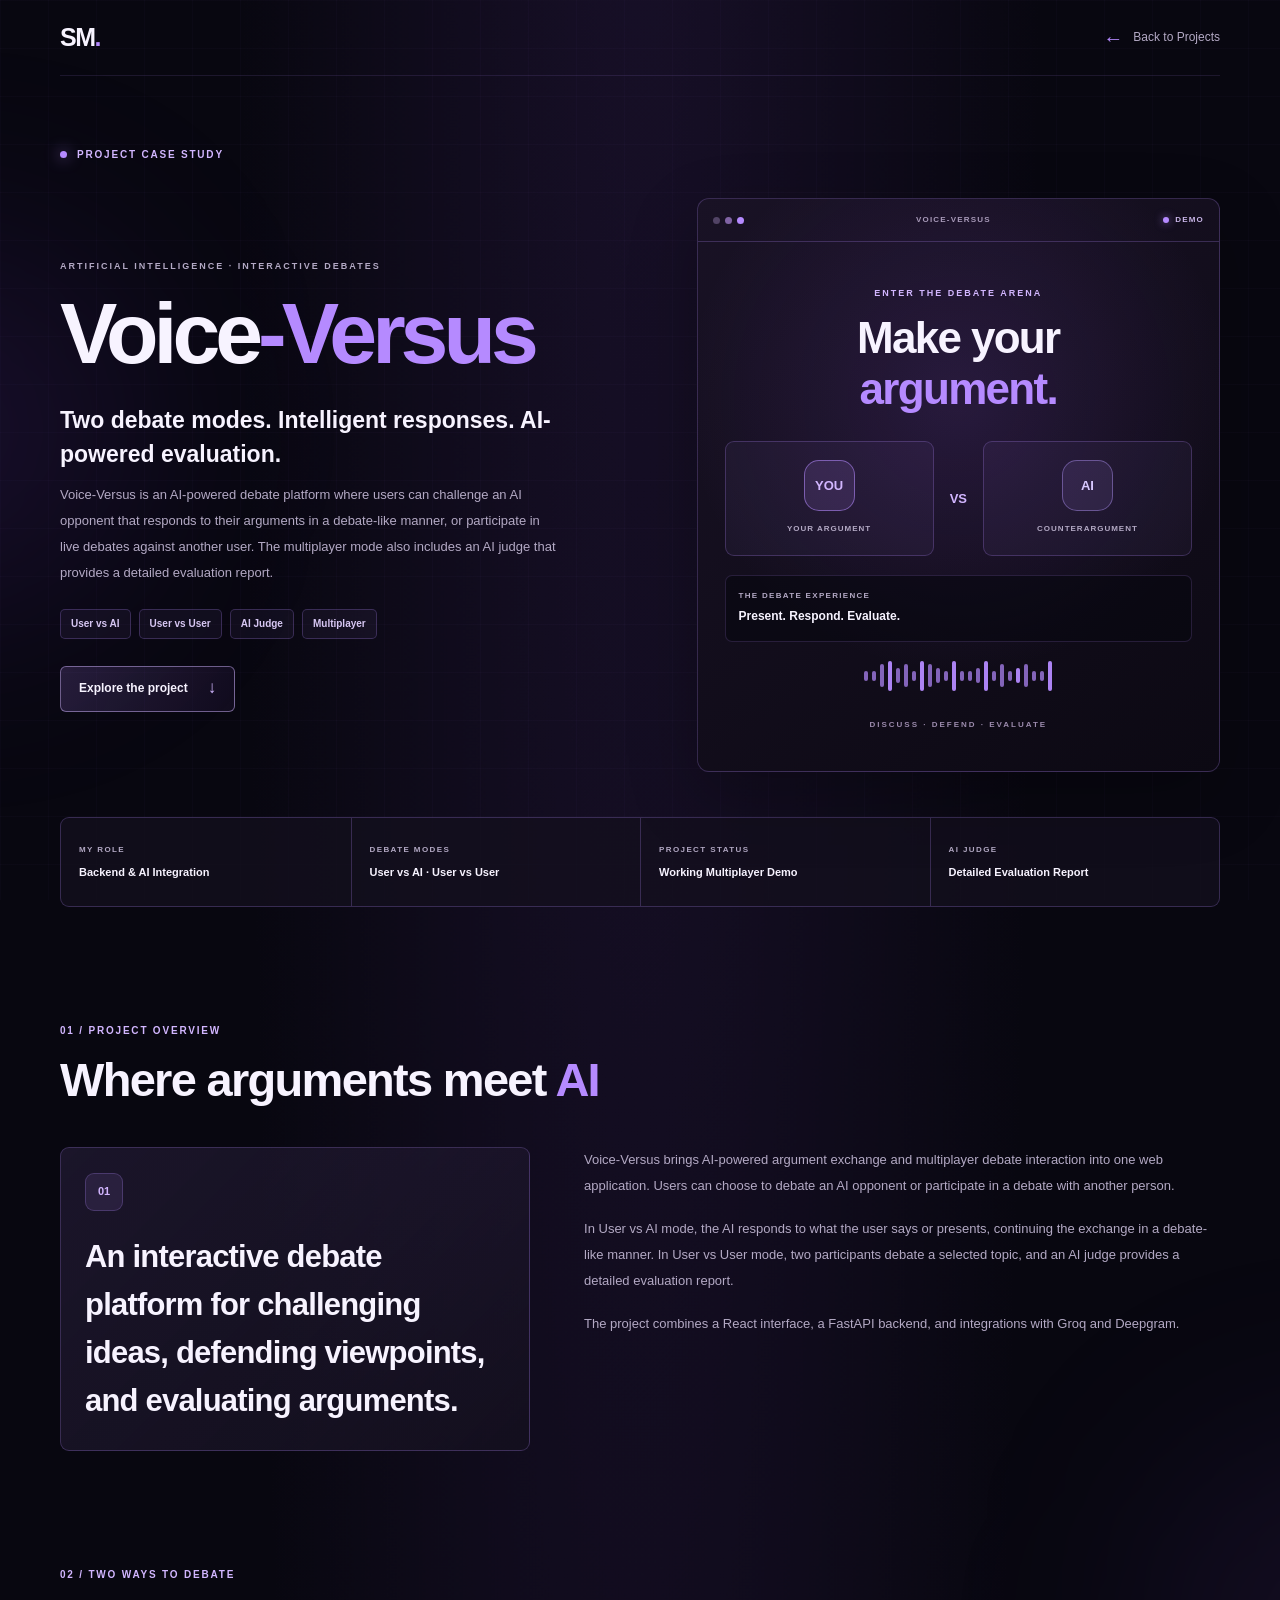
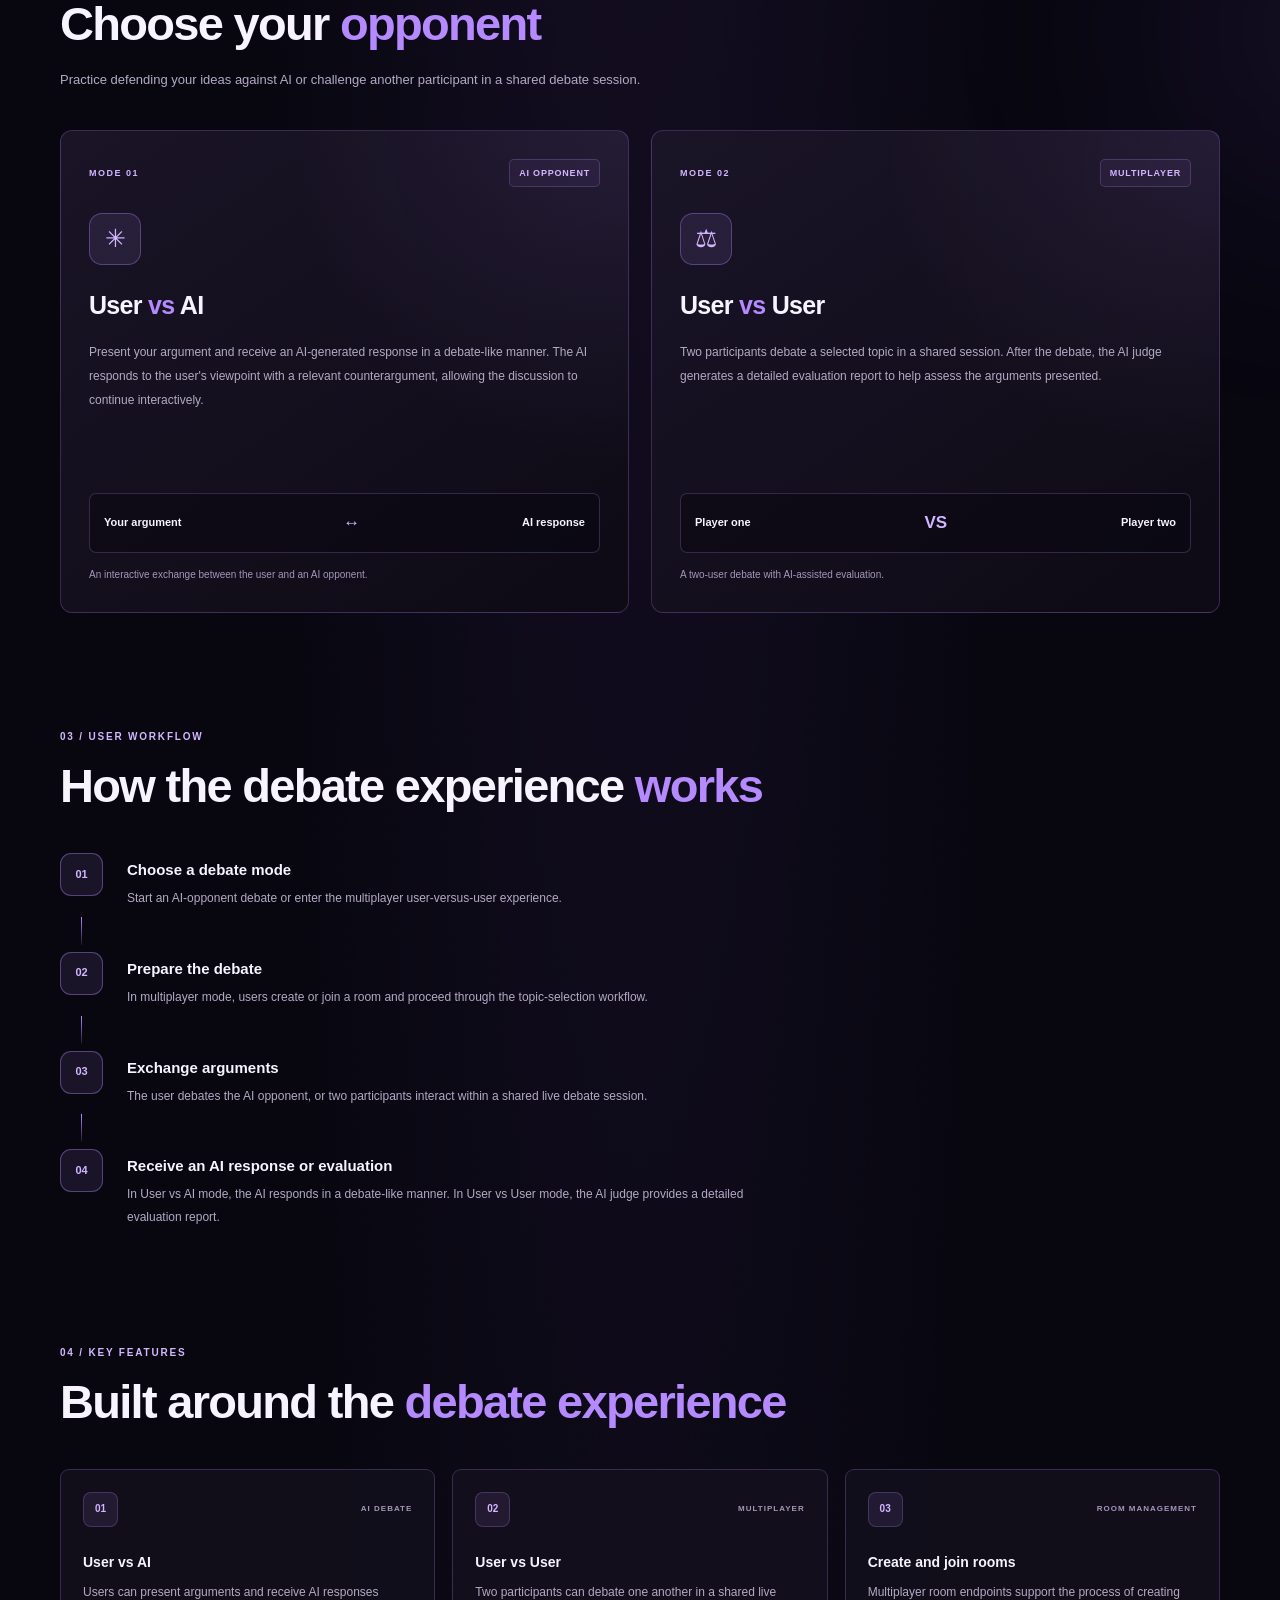
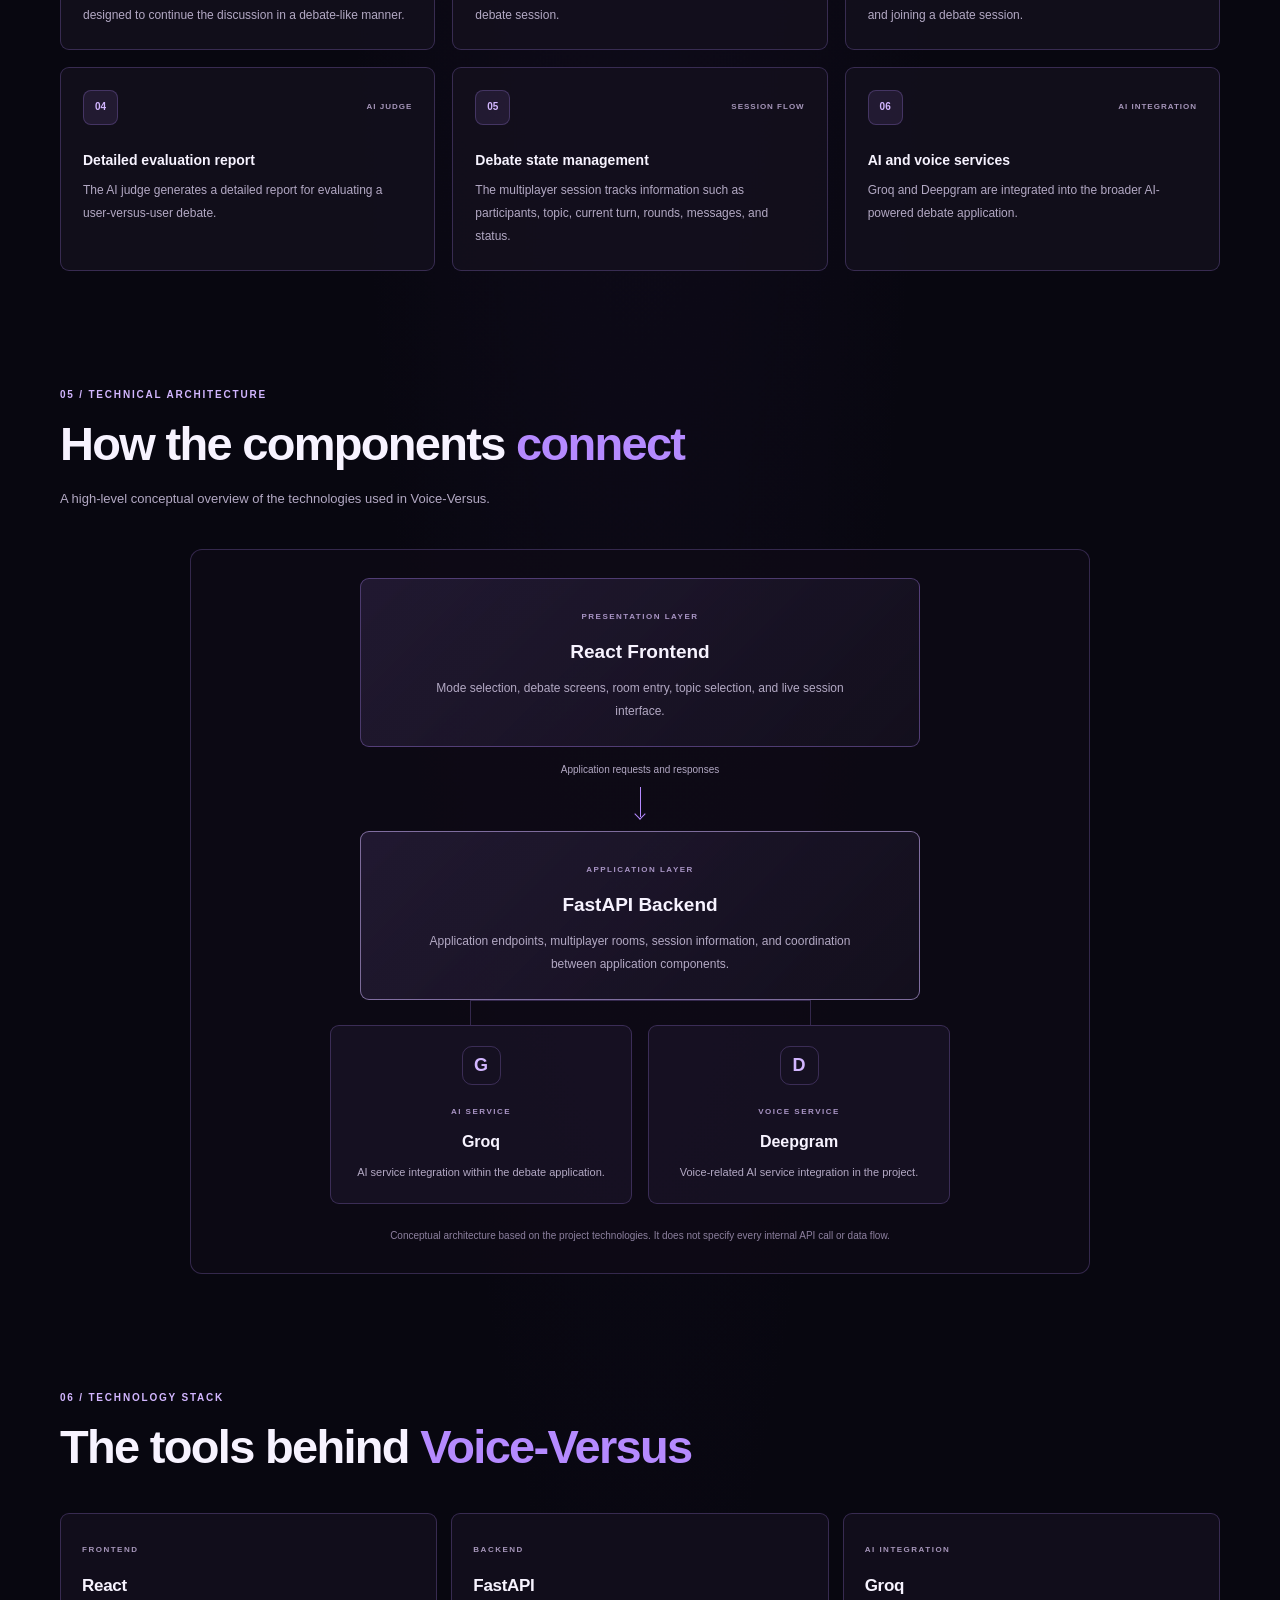
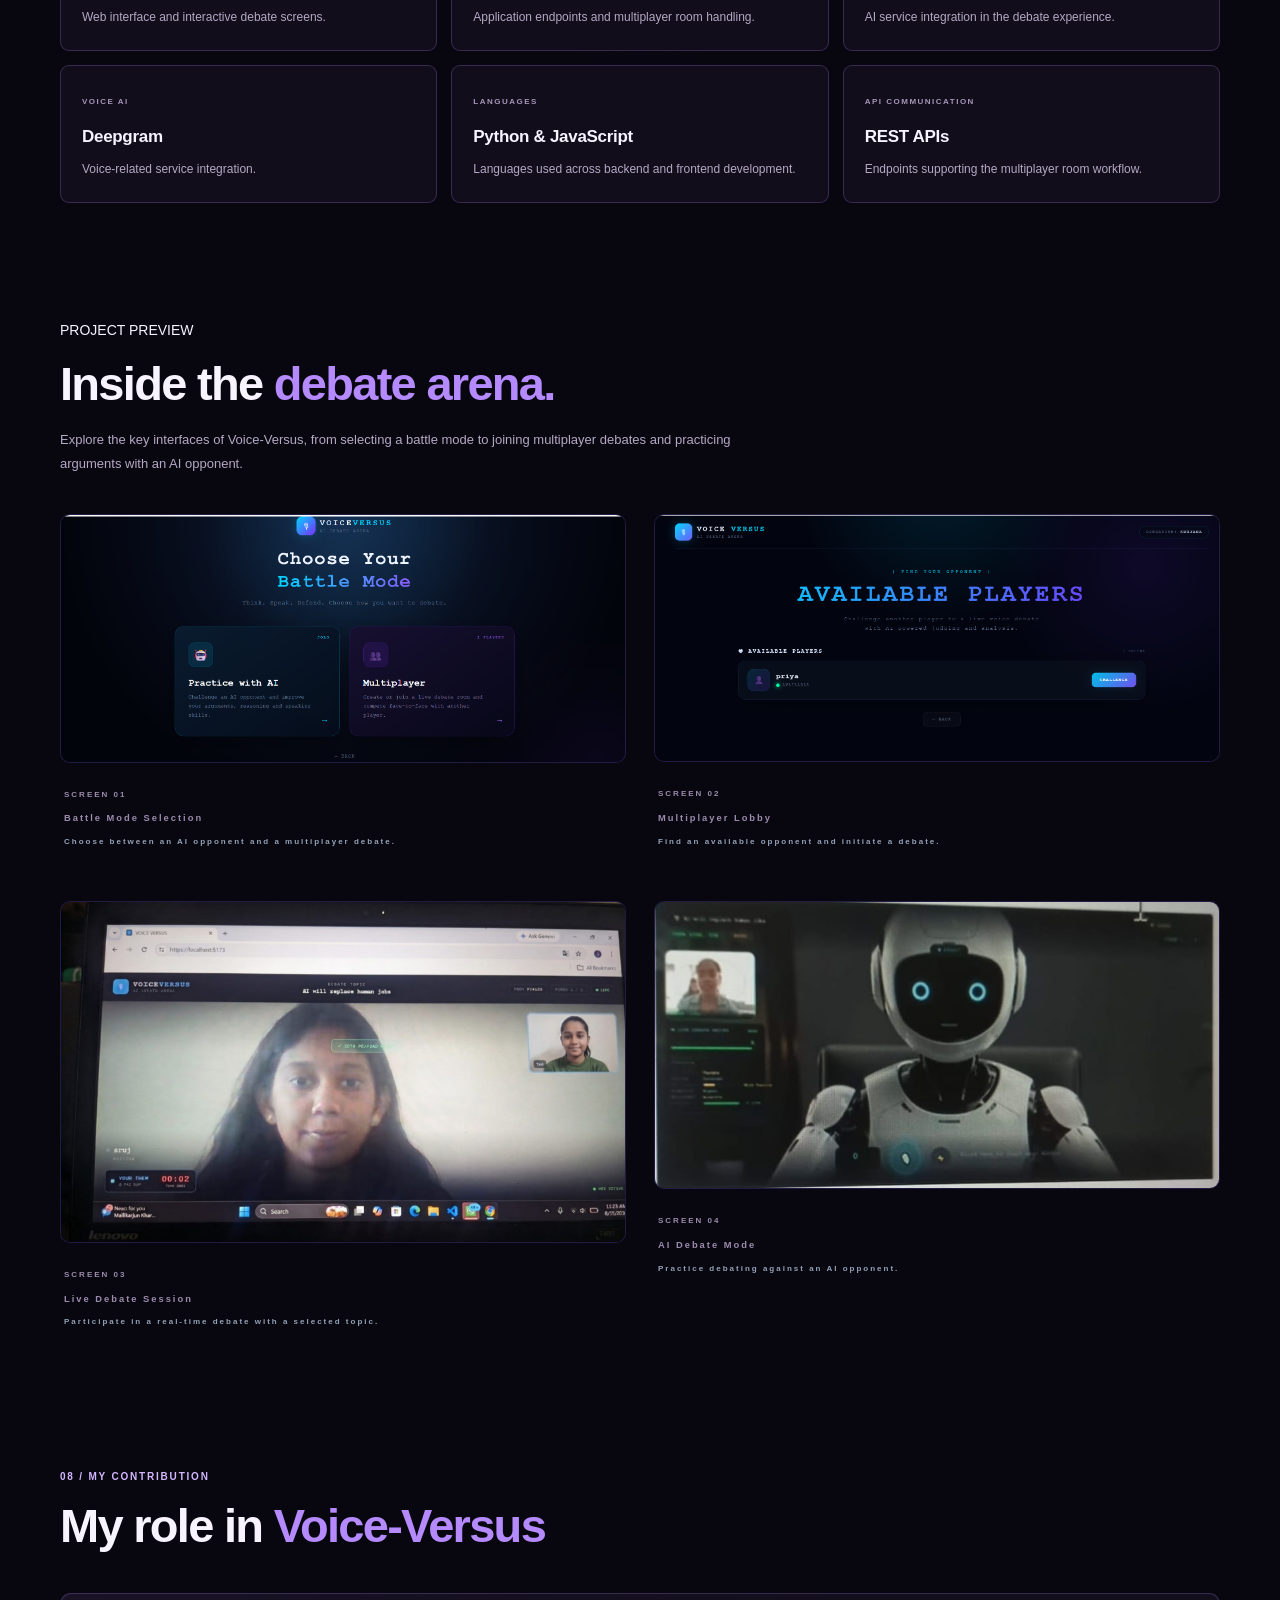
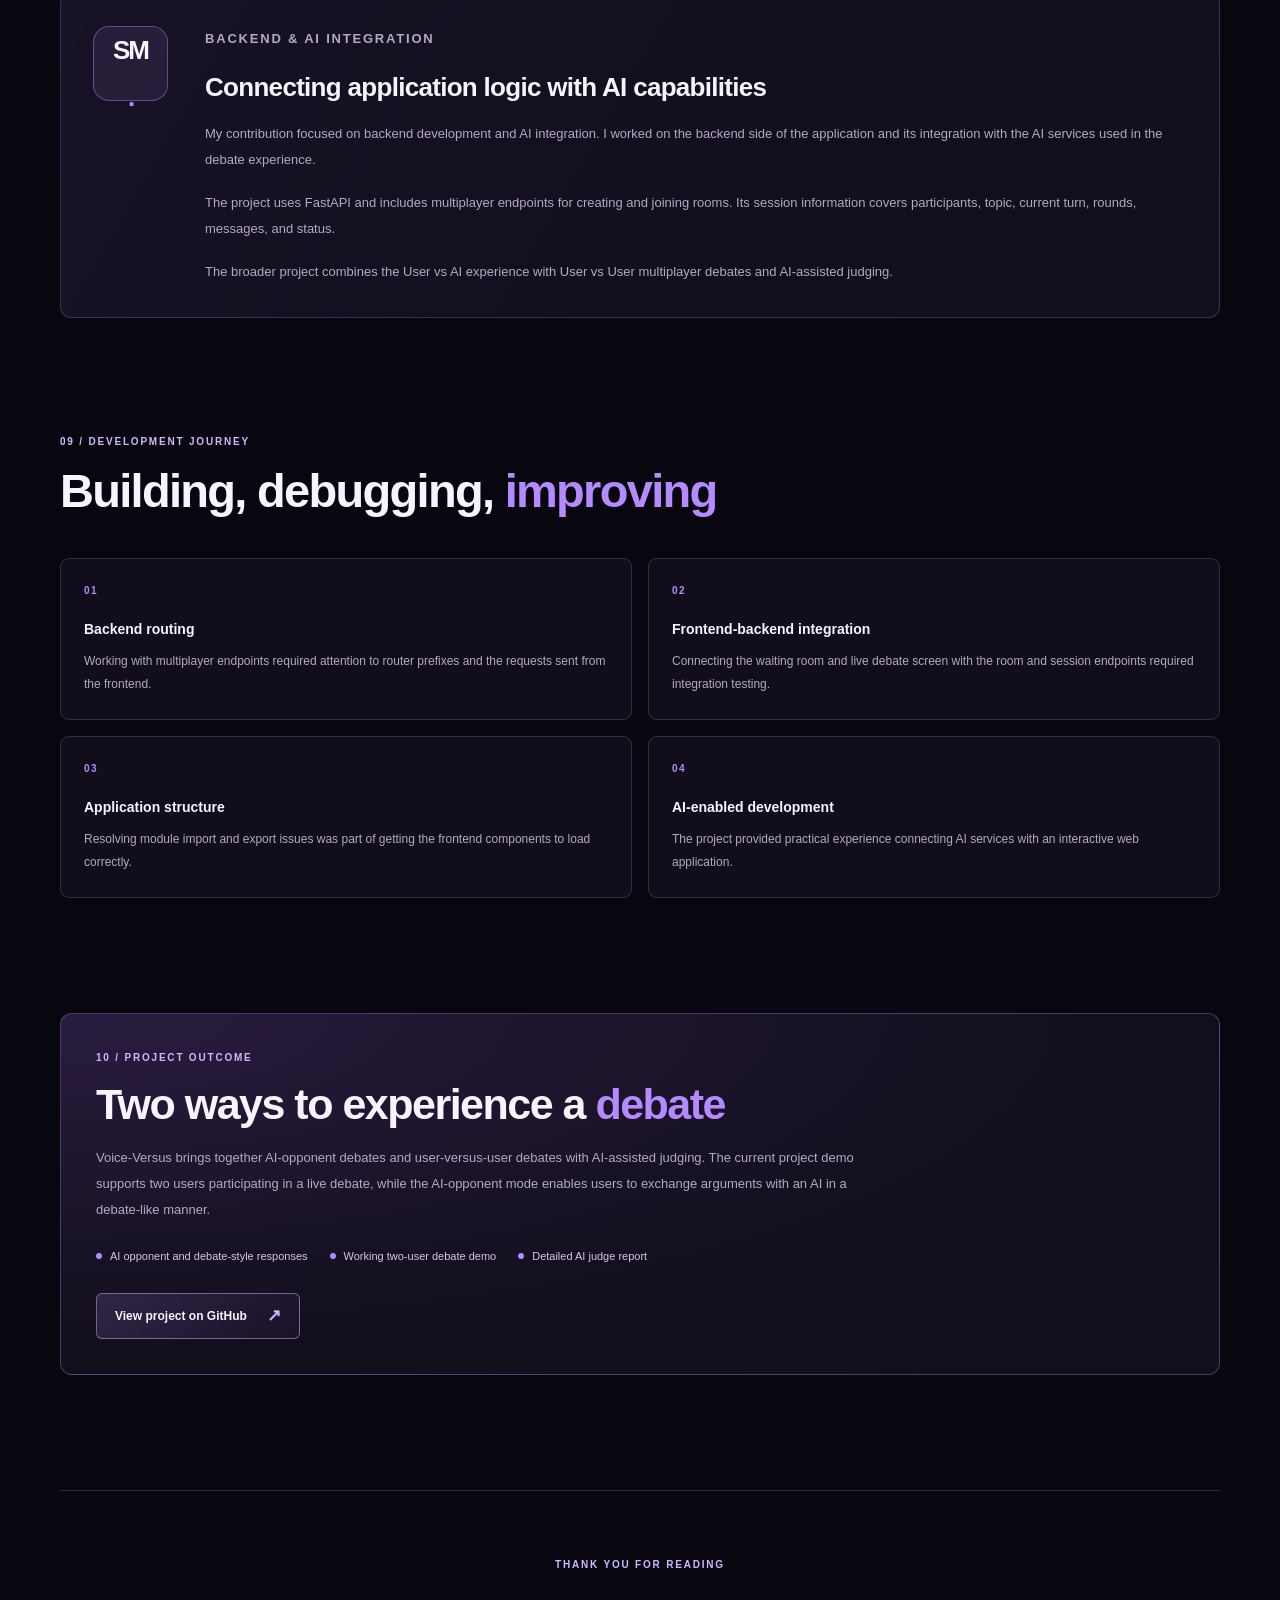
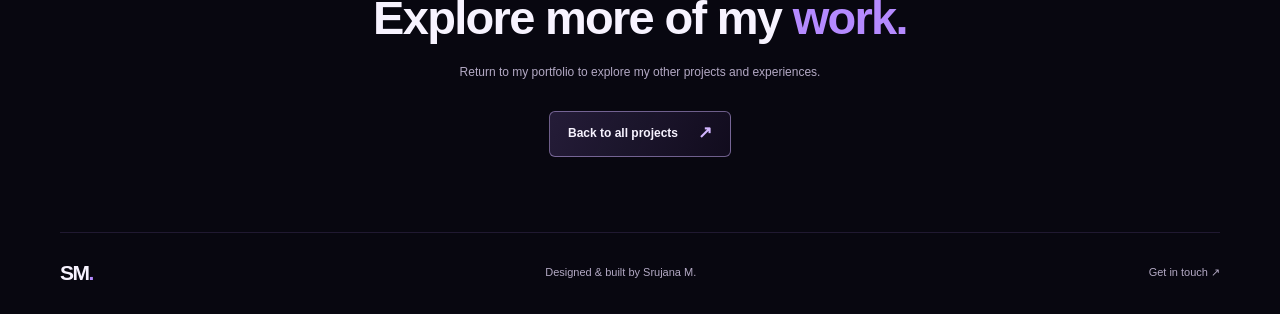
<file: voice-versus.html>
<!DOCTYPE html>
<html lang="en">
<head>
  <meta charset="UTF-8">
  <meta name="viewport" content="width=device-width, initial-scale=1.0">
  <meta name="theme-color" content="#080710">
  <meta name="description" content="Voice-Versus: an AI-powered debate platform supporting user-versus-AI debates and multiplayer debates with AI judging.">
  <title>Voice-Versus | Srujana M.</title>
  <link rel="stylesheet" href="voice-versus.css">
</head>
<body>

  <div class="page-glow glow-one"></div>
  <div class="page-glow glow-two"></div>

  <!-- NAVIGATION -->
  <header class="topbar">
    <a class="brand" href="index.html">SM<span>.</span></a>
    <a class="back-link" href="index.html#projects">
      <span>←</span> Back to Projects
    </a>
  </header>

  <main>

    <!-- HERO -->
    <section class="hero section-wrap">
      <p class="eyebrow"><span></span> PROJECT CASE STUDY</p>

      <div class="hero-grid">
        <div class="hero-copy">
          <p class="project-type">ARTIFICIAL INTELLIGENCE · INTERACTIVE DEBATES</p>

          <h1>Voice<span>-Versus</span></h1>

          <p class="hero-description">
            Two debate modes. Intelligent responses. AI-powered evaluation.
          </p>

          <p class="hero-text">
            Voice-Versus is an AI-powered debate platform where users can
            challenge an AI opponent that responds to their arguments in a
            debate-like manner, or participate in live debates against another
            user. The multiplayer mode also includes an AI judge that provides
            a detailed evaluation report.
          </p>

          <div class="tag-list">
            <span>User vs AI</span>
            <span>User vs User</span>
            <span>AI Judge</span>
            <span>Multiplayer</span>
          </div>

          <a class="primary-link" href="#overview">
            Explore the project <span>↓</span>
          </a>
        </div>

        <!-- CSS-ILLUSTRATED PREVIEW -->
        <div class="hero-preview">
          <div class="preview-top">
            <span class="window-dots"><i></i><i></i><i></i></span>
            <span>VOICE-VERSUS</span>
            <span class="preview-status"><i></i> DEMO</span>
          </div>

          <div class="preview-content">
            <p class="preview-kicker">ENTER THE DEBATE ARENA</p>
            <h2>Make your<br><span>argument.</span></h2>

            <div class="versus-row">
              <div class="player-card">
                <div class="avatar">YOU</div>
                <span>YOUR ARGUMENT</span>
              </div>

              <div class="versus">VS</div>

              <div class="player-card">
                <div class="avatar avatar-two">AI</div>
                <span>COUNTERARGUMENT</span>
              </div>
            </div>

            <div class="preview-topic">
              <span>THE DEBATE EXPERIENCE</span>
              <strong>Present. Respond. Evaluate.</strong>
            </div>

            <div class="preview-wave" aria-hidden="true">
              <span></span><span></span><span></span><span></span>
              <span></span><span></span><span></span><span></span>
              <span></span><span></span><span></span><span></span>
              <span></span><span></span><span></span><span></span>
              <span></span><span></span><span></span><span></span>
              <span></span><span></span><span></span><span></span>
            </div>

            <p class="preview-caption">DISCUSS · DEFEND · EVALUATE</p>
          </div>
        </div>
      </div>

      <div class="quick-facts">
        <div>
          <span class="fact-label">MY ROLE</span>
          <strong>Backend &amp; AI Integration</strong>
        </div>
        <div>
          <span class="fact-label">DEBATE MODES</span>
          <strong>User vs AI · User vs User</strong>
        </div>
        <div>
          <span class="fact-label">PROJECT STATUS</span>
          <strong>Working Multiplayer Demo</strong>
        </div>
        <div>
          <span class="fact-label">AI JUDGE</span>
          <strong>Detailed Evaluation Report</strong>
        </div>
      </div>
    </section>

    <!-- OVERVIEW -->
    <section class="content-section section-wrap" id="overview">
      <div class="section-heading">
        <p class="eyebrow">01 / PROJECT OVERVIEW</p>
        <h2>Where arguments meet <span>AI</span></h2>
      </div>

      <div class="two-column">
        <div class="lead-panel">
          <span class="panel-symbol">01</span>
          <p class="large-copy">
            An interactive debate platform for challenging ideas,
            defending viewpoints, and evaluating arguments.
          </p>
        </div>

        <div class="body-copy">
          <p>
            Voice-Versus brings AI-powered argument exchange and multiplayer
            debate interaction into one web application. Users can choose
            to debate an AI opponent or participate in a debate with another
            person.
          </p>

          <p>
            In User vs AI mode, the AI responds to what the user says or
            presents, continuing the exchange in a debate-like manner.
            In User vs User mode, two participants debate a selected topic,
            and an AI judge provides a detailed evaluation report.
          </p>

          <p>
            The project combines a React interface, a FastAPI backend,
            and integrations with Groq and Deepgram.
          </p>
        </div>
      </div>
    </section>

    <!-- TWO DEBATE MODES -->
    <section class="content-section section-wrap" id="debate-modes">
      <div class="section-heading">
        <p class="eyebrow">02 / TWO WAYS TO DEBATE</p>
        <h2>Choose your <span>opponent</span></h2>
        <p class="section-intro">
          Practice defending your ideas against AI or challenge another
          participant in a shared debate session.
        </p>
      </div>

      <div class="modes-grid">

        <article class="mode-card mode-ai">
          <div class="mode-top">
            <span class="mode-number">MODE 01</span>
            <span class="mode-badge">AI OPPONENT</span>
          </div>

          <div class="mode-icon" aria-hidden="true">✳</div>

          <h3>User <span>vs</span> AI</h3>

          <p>
            Present your argument and receive an AI-generated response
            in a debate-like manner. The AI responds to the user's
            viewpoint with a relevant counterargument, allowing the
            discussion to continue interactively.
          </p>

          <div class="mode-flow">
            <span>Your argument</span>
            <b>↔</b>
            <span>AI response</span>
          </div>

          <p class="mode-caption">
            An interactive exchange between the user and an AI opponent.
          </p>
        </article>

        <article class="mode-card mode-multiplayer">
          <div class="mode-top">
            <span class="mode-number">MODE 02</span>
            <span class="mode-badge">MULTIPLAYER</span>
          </div>

          <div class="mode-icon" aria-hidden="true">⚖</div>

          <h3>User <span>vs</span> User</h3>

          <p>
            Two participants debate a selected topic in a shared session.
            After the debate, the AI judge generates a detailed evaluation
            report to help assess the arguments presented.
          </p>

          <div class="mode-flow">
            <span>Player one</span>
            <b>VS</b>
            <span>Player two</span>
          </div>

          <p class="mode-caption">
            A two-user debate with AI-assisted evaluation.
          </p>
        </article>

      </div>
    </section>

    <!-- WORKFLOW -->
    <section class="content-section section-wrap" id="workflow">
      <div class="section-heading">
        <p class="eyebrow">03 / USER WORKFLOW</p>
        <h2>How the debate experience <span>works</span></h2>
      </div>

      <div class="workflow">

        <article class="workflow-step">
          <div class="step-marker">01</div>
          <div class="step-content">
            <h3>Choose a debate mode</h3>
            <p>
              Start an AI-opponent debate or enter the multiplayer
              user-versus-user experience.
            </p>
          </div>
        </article>

        <div class="workflow-line"></div>

        <article class="workflow-step">
          <div class="step-marker">02</div>
          <div class="step-content">
            <h3>Prepare the debate</h3>
            <p>
              In multiplayer mode, users create or join a room and
              proceed through the topic-selection workflow.
            </p>
          </div>
        </article>

        <div class="workflow-line"></div>

        <article class="workflow-step">
          <div class="step-marker">03</div>
          <div class="step-content">
            <h3>Exchange arguments</h3>
            <p>
              The user debates the AI opponent, or two participants
              interact within a shared live debate session.
            </p>
          </div>
        </article>

        <div class="workflow-line"></div>

        <article class="workflow-step">
          <div class="step-marker">04</div>
          <div class="step-content">
            <h3>Receive an AI response or evaluation</h3>
            <p>
              In User vs AI mode, the AI responds in a debate-like manner.
              In User vs User mode, the AI judge provides a detailed
              evaluation report.
            </p>
          </div>
        </article>

      </div>
    </section>

    <!-- FEATURES -->
    <section class="content-section section-wrap" id="features">
      <div class="section-heading">
        <p class="eyebrow">04 / KEY FEATURES</p>
        <h2>Built around the <span>debate experience</span></h2>
      </div>

      <div class="features-grid">

        <article class="feature-card">
          <div class="feature-top">
            <span class="feature-icon">01</span>
            <span class="feature-type">AI DEBATE</span>
          </div>
          <h3>User vs AI</h3>
          <p>
            Users can present arguments and receive AI responses
            designed to continue the discussion in a debate-like manner.
          </p>
        </article>

        <article class="feature-card">
          <div class="feature-top">
            <span class="feature-icon">02</span>
            <span class="feature-type">MULTIPLAYER</span>
          </div>
          <h3>User vs User</h3>
          <p>
            Two participants can debate one another in a shared live
            debate session.
          </p>
        </article>

        <article class="feature-card">
          <div class="feature-top">
            <span class="feature-icon">03</span>
            <span class="feature-type">ROOM MANAGEMENT</span>
          </div>
          <h3>Create and join rooms</h3>
          <p>
            Multiplayer room endpoints support the process of creating
            and joining a debate session.
          </p>
        </article>

        <article class="feature-card">
          <div class="feature-top">
            <span class="feature-icon">04</span>
            <span class="feature-type">AI JUDGE</span>
          </div>
          <h3>Detailed evaluation report</h3>
          <p>
            The AI judge generates a detailed report for evaluating
            a user-versus-user debate.
          </p>
        </article>

        <article class="feature-card">
          <div class="feature-top">
            <span class="feature-icon">05</span>
            <span class="feature-type">SESSION FLOW</span>
          </div>
          <h3>Debate state management</h3>
          <p>
            The multiplayer session tracks information such as participants,
            topic, current turn, rounds, messages, and status.
          </p>
        </article>

        <article class="feature-card">
          <div class="feature-top">
            <span class="feature-icon">06</span>
            <span class="feature-type">AI INTEGRATION</span>
          </div>
          <h3>AI and voice services</h3>
          <p>
            Groq and Deepgram are integrated into the broader
            AI-powered debate application.
          </p>
        </article>

      </div>
    </section>

    <!-- ARCHITECTURE -->
    <section class="content-section section-wrap" id="architecture">
      <div class="section-heading">
        <p class="eyebrow">05 / TECHNICAL ARCHITECTURE</p>
        <h2>How the components <span>connect</span></h2>
        <p class="section-intro">
          A high-level conceptual overview of the technologies used
          in Voice-Versus.
        </p>
      </div>

      <div class="architecture">

        <div class="architecture-node frontend-node">
          <span class="node-label">PRESENTATION LAYER</span>
          <h3>React Frontend</h3>
          <p>
            Mode selection, debate screens, room entry, topic selection,
            and live session interface.
          </p>
        </div>

        <div class="architecture-connector">
          <span>Application requests and responses</span>
          <div class="connector-line"></div>
        </div>

        <div class="architecture-node backend-node">
          <span class="node-label">APPLICATION LAYER</span>
          <h3>FastAPI Backend</h3>
          <p>
            Application endpoints, multiplayer rooms, session information,
            and coordination between application components.
          </p>
        </div>

        <div class="service-branches">
          <div class="branch-line"></div>

          <div class="service-grid">
            <article class="service-card">
              <div class="service-symbol">G</div>
              <span class="node-label">AI SERVICE</span>
              <h3>Groq</h3>
              <p>
                AI service integration within the debate application.
              </p>
            </article>

            <article class="service-card">
              <div class="service-symbol">D</div>
              <span class="node-label">VOICE SERVICE</span>
              <h3>Deepgram</h3>
              <p>
                Voice-related AI service integration in the project.
              </p>
            </article>
          </div>
        </div>

        <p class="architecture-note">
          Conceptual architecture based on the project technologies.
          It does not specify every internal API call or data flow.
        </p>
      </div>
    </section>

    <!-- TECHNOLOGY STACK -->
    <section class="content-section section-wrap" id="tech-stack">
      <div class="section-heading">
        <p class="eyebrow">06 / TECHNOLOGY STACK</p>
        <h2>The tools behind <span>Voice-Versus</span></h2>
      </div>

      <div class="stack-grid">
        <article class="stack-card">
          <span class="stack-category">FRONTEND</span>
          <h3>React</h3>
          <p>Web interface and interactive debate screens.</p>
        </article>

        <article class="stack-card">
          <span class="stack-category">BACKEND</span>
          <h3>FastAPI</h3>
          <p>Application endpoints and multiplayer room handling.</p>
        </article>

        <article class="stack-card">
          <span class="stack-category">AI INTEGRATION</span>
          <h3>Groq</h3>
          <p>AI service integration in the debate experience.</p>
        </article>

        <article class="stack-card">
          <span class="stack-category">VOICE AI</span>
          <h3>Deepgram</h3>
          <p>Voice-related service integration.</p>
        </article>

        <article class="stack-card">
          <span class="stack-category">LANGUAGES</span>
          <h3>Python &amp; JavaScript</h3>
          <p>Languages used across backend and frontend development.</p>
        </article>

        <article class="stack-card">
          <span class="stack-category">API COMMUNICATION</span>
          <h3>REST APIs</h3>
          <p>Endpoints supporting the multiplayer room workflow.</p>
        </article>
      </div>
    </section>

<!-- VOICE-VERSUS PROJECT PREVIEW -->
<section class="section-wrap content-section" id="screenshots">

  <div class="section-heading">
    <span class="section-index">PROJECT PREVIEW</span>

    <h2>
      Inside the
      <span class="gradient-text">debate arena.</span>
    </h2>

    <p class="section-intro">
      Explore the key interfaces of Voice-Versus, from selecting
      a battle mode to joining multiplayer debates and practicing
      arguments with an AI opponent.
    </p>
  </div>

  <div class="preview-grid">

    <article class="preview-card">
      <img
        src="images/voice-versus-mode.png"
        alt="Voice-Versus screen showing Practice with AI and Multiplayer battle modes"
        loading="lazy"
        style="width:100%;height:auto;display:block;border-radius:10px;"
      />
      <div class="preview-caption">
        <span>SCREEN 01</span>
        <h3>Battle Mode Selection</h3>
        <p>Choose between an AI opponent and a multiplayer debate.</p>
      </div>
    </article>

    <article class="preview-card">
      <img
        src="images/voice-versus-lobby.png"
        alt="Voice-Versus multiplayer lobby showing an available player and challenge button"
        loading="lazy"
        style="width:100%;height:auto;display:block;border-radius:10px;"
      />
      <div class="preview-caption">
        <span>SCREEN 02</span>
        <h3>Multiplayer Lobby</h3>
        <p>Find an available opponent and initiate a debate.</p>
      </div>
    </article>

    <article class="preview-card">
      <img
        src="images/voice-versus-live.png"
        alt="Voice-Versus live debate screen with participant video and debate topic"
        loading="lazy"
        style="width:100%;height:auto;display:block;border-radius:10px;"
      />
      <div class="preview-caption">
        <span>SCREEN 03</span>
        <h3>Live Debate Session</h3>
        <p>Participate in a real-time debate with a selected topic.</p>
      </div>
    </article>

    <article class="preview-card">
      <img
        src="images/voice-versus-ai.png"
        alt="Voice-Versus AI debate interface"
        loading="lazy"
        style="width:100%;height:auto;display:block;border-radius:10px;"
      />
      <div class="preview-caption">
        <span>SCREEN 04</span>
        <h3>AI Debate Mode</h3>
        <p>Practice debating against an AI opponent.</p>
      </div>
    </article>

  </div>
</section>


    <!-- MY CONTRIBUTION -->
    <section class="content-section section-wrap" id="contribution">
      <div class="section-heading">
        <p class="eyebrow">08 / MY CONTRIBUTION</p>
        <h2>My role in <span>Voice-Versus</span></h2>
      </div>

      <div class="contribution-panel">
        <div class="contribution-marker">SM<span>.</span></div>

        <div class="contribution-copy">
          <p class="contribution-role">BACKEND &amp; AI INTEGRATION</p>

          <h3>Connecting application logic with AI capabilities</h3>

          <p>
            My contribution focused on backend development and AI integration.
            I worked on the backend side of the application and its integration
            with the AI services used in the debate experience.
          </p>

          <p>
            The project uses FastAPI and includes multiplayer endpoints
            for creating and joining rooms. Its session information covers
            participants, topic, current turn, rounds, messages, and status.
          </p>

          <p>
            The broader project combines the User vs AI experience with
            User vs User multiplayer debates and AI-assisted judging.
          </p>
        </div>
      </div>
    </section>

    <!-- CHALLENGES AND LEARNINGS -->
    <section class="content-section section-wrap" id="learnings">
      <div class="section-heading">
        <p class="eyebrow">09 / DEVELOPMENT JOURNEY</p>
        <h2>Building, debugging, <span>improving</span></h2>
      </div>

      <div class="learning-grid">

        <article class="learning-card">
          <span class="learning-number">01</span>
          <h3>Backend routing</h3>
          <p>
            Working with multiplayer endpoints required attention to
            router prefixes and the requests sent from the frontend.
          </p>
        </article>

        <article class="learning-card">
          <span class="learning-number">02</span>
          <h3>Frontend-backend integration</h3>
          <p>
            Connecting the waiting room and live debate screen with
            the room and session endpoints required integration testing.
          </p>
        </article>

        <article class="learning-card">
          <span class="learning-number">03</span>
          <h3>Application structure</h3>
          <p>
            Resolving module import and export issues was part of getting
            the frontend components to load correctly.
          </p>
        </article>

        <article class="learning-card">
          <span class="learning-number">04</span>
          <h3>AI-enabled development</h3>
          <p>
            The project provided practical experience connecting AI
            services with an interactive web application.
          </p>
        </article>

      </div>
    </section>

    <!-- OUTCOME -->
    <section class="content-section section-wrap" id="outcome">
      <div class="outcome-panel">
        <p class="eyebrow">10 / PROJECT OUTCOME</p>

        <h2>Two ways to experience a <span>debate</span></h2>

        <p>
          Voice-Versus brings together AI-opponent debates and user-versus-user
          debates with AI-assisted judging. The current project demo supports
          two users participating in a live debate, while the AI-opponent mode
          enables users to exchange arguments with an AI in a debate-like manner.
        </p>

        <div class="outcome-points">
          <span><i></i> AI opponent and debate-style responses</span>
          <span><i></i> Working two-user debate demo</span>
          <span><i></i> Detailed AI judge report</span>
        </div>

        <a
          class="primary-link"
          href="https://github.com/Srujana1712/voice-versus"
          target="_blank"
          rel="noopener noreferrer"
        >
          View project on GitHub <span>↗</span>
        </a>
      </div>
    </section>

    <!-- CLOSING -->
    <section class="next-project section-wrap">
      <p class="eyebrow">THANK YOU FOR READING</p>
      <h2>Explore more of my <span>work.</span></h2>
      <p>
        Return to my portfolio to explore my other projects and experiences.
      </p>
      <a class="primary-link" href="index.html#projects">
        Back to all projects <span>↗</span>
      </a>
    </section>

  </main>

  <footer class="site-footer">
    <a class="brand" href="index.html">SM<span>.</span></a>
    <p>Designed &amp; built by Srujana M.</p>
    <a href="index.html#contact">Get in touch ↗</a>
  </footer>

</body>
</html>
</file>
<file: style.css>
@import url('https://fonts.googleapis.com/css2?family=DM+Sans:wght@400;500;600;700&family=Space+Grotesk:wght@400;500;600;700&display=swap');

:root {
    --background: #080710;
    --panel: #14101e;
    --purple: #b58aff;
    --purple-light: #d2b6ff;
    --text: #f7f3ff;
    --muted: #b3a9c4;
    --border: rgba(181, 138, 255, 0.25);
}

* {
    margin: 0;
    padding: 0;
    box-sizing: border-box;
}

html {
    scroll-behavior: smooth;
}

body {
    min-width: 320px;
    background: var(--background);
    color: var(--text);
    font-family: 'DM Sans', sans-serif;
}

a {
    color: inherit;
    text-decoration: none;
}

.hero {
    min-height: 100vh;
    min-height: 100svh;
    position: relative;
    isolation: isolate;
    overflow: hidden;
    padding: 0 8%;
    display: flex;
    flex-direction: column;
    background:
        radial-gradient(ellipse at 75% 48%, #1a1028 0%, transparent 38%),
        linear-gradient(135deg, #090710, #0b0813 65%, #10091a);
}

.grid-overlay {
    position: absolute;
    inset: 0;
    z-index: -2;
    pointer-events: none;
    background-image:
        linear-gradient(rgba(181, 138, 255, 0.045) 1px, transparent 1px),
        linear-gradient(90deg, rgba(181, 138, 255, 0.045) 1px, transparent 1px);
    background-size: 54px 54px;
    mask-image: linear-gradient(to bottom, black, transparent 95%);
}

.ambient-glow {
    position: absolute;
    border-radius: 50%;
    filter: blur(90px);
    pointer-events: none;
    z-index: -1;
}

.glow-one {
    width: 280px;
    height: 280px;
    top: 18%;
    right: 8%;
    background: rgba(126, 55, 208, 0.19);
}

.glow-two {
    width: 220px;
    height: 220px;
    bottom: 5%;
    left: 22%;
    background: rgba(91, 47, 154, 0.12);
}


/* NAVIGATION BAR */

.navbar {
    min-height: 90px;
    display: flex;
    align-items: center;
    justify-content: space-between;
    gap: 30px;
    border-bottom: 1px solid rgba(181, 138, 255, 0.16);
    position: relative;
    z-index: 10;
}

.logo {
    flex-shrink: 0;
    font-family: 'Space Grotesk', sans-serif;
    font-size: 1.7rem;
    font-weight: 700;
    letter-spacing: -1px;
}

.logo span {
    color: var(--purple);
}

.nav-links {
    display: flex;
    align-items: center;
    justify-content: flex-end;
    gap: clamp(14px, 2vw, 28px);
}

.nav-links a {
    position: relative;
    padding: 10px 0;
    color: #b9aecb;
    font-size: 0.8rem;
    white-space: nowrap;
    transition: color 0.25s ease;
}

.nav-links a:hover,
.nav-links a.active {
    color: var(--purple-light);
}

.nav-links a.active::after {
    content: "";
    position: absolute;
    bottom: 2px;
    left: 0;
    width: 100%;
    height: 2px;
    border-radius: 2px;
    background: var(--purple);
    box-shadow: 0 0 10px rgba(181, 138, 255, 0.65);
}

/* TABLETS AND MOBILE */

@media (max-width: 850px) {
    .navbar {
        align-items: flex-start;
        flex-direction: column;
        justify-content: center;
        gap: 12px;
        padding: 18px 0;
    }

    .nav-links {
        width: 100%;
        justify-content: flex-start;
        gap: 22px;
        overflow-x: auto;
        padding-bottom: 5px;
    }

    .nav-links a {
        font-size: 0.78rem;
    }
}

@media (max-width: 650px) {
    .navbar {
        min-height: auto;
    }

    .nav-links {
        gap: 20px;
    }
}


.hero-content {
    flex: 1;
    display: grid;
    grid-template-columns: 1.15fr 0.85fr;
    align-items: center;
    gap: 5%;
    padding: 65px 0 75px;
}

.intro-text {
    max-width: 650px;
    position: relative;
    z-index: 2;
    animation: enter-left 0.8s ease both;
}

.eyebrow {
    display: flex;
    align-items: center;
    gap: 12px;
    font-size: 0.7rem;
    letter-spacing: 2px;
    color: var(--purple-light);
    margin-bottom: 35px;
}

.eyebrow-line,
.label-line {
    display: inline-block;
    height: 1px;
    width: 27px;
    background: var(--purple);
}

.greeting {
    font-size: 1.05rem;
    color: var(--muted);
    margin-bottom: 5px;
}

h1 {
    font-family: 'Space Grotesk', sans-serif;
    font-size: clamp(3.8rem, 7vw, 6.5rem);
    line-height: 1.04;
    letter-spacing: -5px;
    font-weight: 700;
    margin-bottom: 17px;
}

h1 span {
    color: var(--purple);
    text-shadow: 0 0 35px rgba(181, 138, 255, 0.2);
}

h2 {
    font-family: 'Space Grotesk', sans-serif;
    font-size: clamp(1.4rem, 2.5vw, 2rem);
    line-height: 1.3;
    font-weight: 500;
    color: var(--purple-light);
    margin-bottom: 24px;
}

.description {
    max-width: 550px;
    color: var(--muted);
    font-size: 1rem;
    line-height: 1.9;
}

.hero-buttons {
    display: flex;
    flex-wrap: wrap;
    gap: 14px;
    margin-top: 32px;
}

.button {
    display: inline-flex;
    align-items: center;
    justify-content: center;
    gap: 13px;
    min-height: 50px;
    padding: 0 20px;
    border-radius: 8px;
    font-size: 0.87rem;
    font-weight: 600;
    transition: transform 0.25s ease, box-shadow 0.25s ease,
                background 0.25s ease;
}

.button:hover {
    transform: translateY(-3px);
}

.button-primary {
    background: linear-gradient(110deg, #c29aff, #9e70ec);
    color: #160d24;
    box-shadow: 0 8px 28px rgba(147, 85, 223, 0.18);
}

.button-primary:hover {
    box-shadow: 0 10px 36px rgba(147, 85, 223, 0.35);
}

.button-secondary {
    border: 1px solid rgba(181, 138, 255, 0.48);
    color: #e8d9ff;
    background: rgba(22, 15, 34, 0.65);
}

.button-secondary:hover {
    background: rgba(61, 38, 86, 0.5);
}

.button:focus-visible,
.logo:focus-visible {
    outline: 2px solid var(--purple-light);
    outline-offset: 4px;
}

.focus-tags {
    display: flex;
    flex-wrap: wrap;
    gap: 10px;
    margin-top: 35px;
}

.focus-tags span {
    font-size: 0.65rem;
    letter-spacing: 1.2px;
    color: #c5b2e0;
    border: 1px solid var(--border);
    background: rgba(181, 138, 255, 0.045);
    border-radius: 5px;
    padding: 9px 12px;
}

.profile-area {
    min-height: 440px;
    position: relative;
    display: flex;
    flex-direction: column;
    align-items: center;
    justify-content: center;
    animation: enter-right 0.9s ease both;
}

.photo-frame {
    width: clamp(220px, 24vw, 315px);
    aspect-ratio: 1;
    padding: 9px;
    border-radius: 50%;
    position: relative;
    z-index: 1;
    background: linear-gradient(145deg, #e0caff, #9e63ed 45%, #432365);
    box-shadow:
        0 0 25px rgba(181, 138, 255, 0.34),
        0 0 90px rgba(127, 64, 211, 0.2);
}

.profile-photo {
    display: block;
    width: 100%;
    height: 100%;
    object-fit: cover;
    object-position: center;
    border-radius: 50%;
    border: 3px solid #130e1b;
    background: #1c1428;
}

.orbit {
    position: absolute;
    border: 1px solid rgba(181, 138, 255, 0.23);
    border-radius: 50%;
    pointer-events: none;
}

.orbit-outer {
    width: 390px;
    height: 390px;
    transform: rotate(-25deg) scaleY(0.65);
}

.orbit-inner {
    width: 350px;
    height: 350px;
    transform: rotate(35deg) scaleY(0.7);
    border-color: rgba(181, 138, 255, 0.14);
}

.photo-label {
    display: flex;
    align-items: center;
    gap: 10px;
    margin-top: 25px;
    color: #c7b2e4;
    font-size: 0.66rem;
    letter-spacing: 2px;
}

.floating-card {
    position: absolute;
    z-index: 2;
    display: flex;
    align-items: center;
    gap: 11px;
    padding: 13px 15px;
    border: 1px solid rgba(181, 138, 255, 0.3);
    border-radius: 10px;
    background: rgba(18, 13, 28, 0.92);
    backdrop-filter: blur(12px);
    box-shadow: 0 12px 35px rgba(0, 0, 0, 0.28);
}

.card-top {
    top: 15%;
    right: -1%;
}

.card-bottom {
    bottom: 17%;
    left: -2%;
}

.card-symbol {
    font-size: 1.5rem;
    color: var(--purple);
}

.floating-card div {
    display: flex;
    flex-direction: column;
    gap: 5px;
}

.card-label {
    font-size: 0.56rem;
    letter-spacing: 1px;
    color: #a697ba;
}

.floating-card strong {
    font-size: 0.82rem;
    font-weight: 600;
    color: #f3eaff;
}

.hero-footer {
    min-height: 65px;
    display: flex;
    align-items: center;
    justify-content: space-between;
    border-top: 1px solid rgba(181, 138, 255, 0.13);
    color: #9f91b3;
    font-size: 0.64rem;
    letter-spacing: 1.8px;
}

.hero-footer a {
    display: flex;
    align-items: center;
    gap: 10px;
}

.footer-line {
    width: 24px;
    height: 1px;
    background: var(--purple);
}

@keyframes enter-left {
    from {
        opacity: 0;
        transform: translateX(-22px);
    }
    to {
        opacity: 1;
        transform: translateX(0);
    }
}

@keyframes enter-right {
    from {
        opacity: 0;
        transform: translateX(22px);
    }
    to {
        opacity: 1;
        transform: translateX(0);
    }
}

@media (max-width: 900px) {
    .hero {
        padding: 0 6%;
    }

    .hero-content {
        grid-template-columns: 1fr 0.8fr;
        gap: 3%;
    }

    h1 {
        font-size: clamp(3.3rem, 7vw, 5rem);
        letter-spacing: -3px;
    }

    .floating-card {
        padding: 10px;
    }

    .card-top {
        right: -3%;
    }

    .card-bottom {
        left: -5%;
    }
}

@media (max-width: 650px) {
    .hero {
        padding: 0 6%;
    }

    .navbar {
        min-height: 72px;
    }

    .nav-label {
        font-size: 0.6rem;
        letter-spacing: 1px;
    }

    .hero-content {
        grid-template-columns: 1fr;
        padding: 48px 0 35px;
        gap: 45px;
    }

    .eyebrow {
        font-size: 0.62rem;
        margin-bottom: 25px;
    }

    h1 {
        font-size: clamp(3.5rem, 13vw, 5rem);
        letter-spacing: -3px;
    }

    h2 {
        font-size: 1.55rem;
    }

    .description {
        font-size: 0.94rem;
        line-height: 1.8;
    }

    .hero-buttons {
        flex-direction: column;
        align-items: stretch;
    }

    .profile-area {
        min-height: 360px;
    }

    .photo-frame {
        width: min(65vw, 255px);
    }

    .orbit-outer {
        width: 310px;
        height: 310px;
    }

    .orbit-inner {
        width: 285px;
        height: 285px;
    }

    .card-top {
        top: 5%;
        right: 0;
    }

    .card-bottom {
        bottom: 12%;
        left: 0;
    }

    .floating-card strong {
        font-size: 0.72rem;
    }

    .hero-footer {
        font-size: 0.55rem;
        letter-spacing: 1px;
    }
}

@media (prefers-reduced-motion: reduce) {
    *,
    *::before,
    *::after {
        animation-duration: 0.01ms !important;
        animation-iteration-count: 1 !important;
        scroll-behavior: auto !important;
        transition-duration: 0.01ms !important;
    }
}


/* ==============================
   EDUCATION SECTION — COMPACT
================================ */

.education-section {
    position: relative;
    padding: 75px 8%;
    overflow: hidden;
    background:
        radial-gradient(
            ellipse at 85% 40%,
            rgba(112, 57, 168, 0.10),
            transparent 45%
        ),
        #0b0913;
    border-top: 1px solid rgba(181, 138, 255, 0.15);
}

.education-container {
    max-width: 1000px;
    margin: 0 auto;
}

.section-heading {
    max-width: 600px;
    margin-bottom: 38px;
}

.section-eyebrow {
    display: flex;
    align-items: center;
    gap: 10px;
    color: var(--purple-light);
    font-size: 0.66rem;
    letter-spacing: 1.7px;
    margin-bottom: 16px;
}

.education-title {
    font-family: 'Space Grotesk', sans-serif;
    font-size: clamp(2.6rem, 5vw, 4rem);
    line-height: 1.1;
    letter-spacing: -2px;
    color: var(--text);
    margin-bottom: 12px;
}

.education-title span {
    color: var(--purple);
    text-shadow: 0 0 25px rgba(181, 138, 255, 0.3);
}

.education-description {
    max-width: 480px;
    color: var(--muted);
    font-size: 0.9rem;
    line-height: 1.7;
}

/* TIMELINE */

.education-timeline {
    position: relative;
    max-width: 780px;
    margin-left: 7px;
    padding-left: 27px;
}

.education-timeline::before {
    content: "";
    position: absolute;
    left: 4px;
    top: 10px;
    bottom: 28px;
    width: 2px;
    background: linear-gradient(
        to bottom,
        #c49aff,
        rgba(181, 138, 255, 0.12)
    );
}

.education-item {
    position: relative;
    margin-bottom: 20px;
}

.education-item:last-child {
    margin-bottom: 0;
}

.timeline-marker {
    position: absolute;
    left: -29px;
    top: 23px;
    width: 12px;
    height: 12px;
    border-radius: 50%;
    background: var(--purple);
    border: 2px solid #21142f;
    box-shadow:
        0 0 0 3px rgba(181, 138, 255, 0.10),
        0 0 12px rgba(181, 138, 255, 0.35);
}

/* EDUCATION CARDS */

.education-card {
    padding: 20px 22px;
    border: 1px solid rgba(181, 138, 255, 0.22);
    border-radius: 11px;
    background: linear-gradient(
        135deg,
        rgba(27, 19, 40, 0.96),
        rgba(17, 13, 25, 0.96)
    );
    transition:
        transform 0.25s ease,
        border-color 0.25s ease,
        box-shadow 0.25s ease;
}

.education-card:hover {
    transform: translateY(-2px);
    border-color: rgba(181, 138, 255, 0.6);
    box-shadow: 0 9px 24px rgba(0, 0, 0, 0.2);
}

.education-card-top {
    display: flex;
    flex-wrap: wrap;
    justify-content: space-between;
    align-items: center;
    gap: 8px;
    margin-bottom: 14px;
}

.education-tag {
    padding: 5px 9px;
    border: 1px solid rgba(181, 138, 255, 0.28);
    border-radius: 4px;
    background: rgba(181, 138, 255, 0.08);
    color: var(--purple-light);
    font-size: 0.59rem;
    letter-spacing: 1px;
}

.education-year {
    color: #c5a4ed;
    font-size: 0.74rem;
}

.education-card h3 {
    font-family: 'Space Grotesk', sans-serif;
    font-size: clamp(1.1rem, 2.2vw, 1.4rem);
    line-height: 1.4;
    color: var(--text);
    margin-bottom: 7px;
}

.degree {
    color: var(--purple-light);
    font-size: 0.85rem;
    line-height: 1.6;
    margin-bottom: 9px;
}

.education-detail {
    max-width: 600px;
    color: var(--muted);
    font-size: 0.82rem;
    line-height: 1.7;
}

/* ACADEMIC RESULTS */

.academic-result {
    display: flex;
    flex-direction: column;
    align-items: flex-start;
    gap: 4px;
    width: fit-content;
    margin: 12px 0;
    padding: 9px 13px;
    border: 1px solid rgba(181, 138, 255, 0.30);
    border-radius: 7px;
    background: linear-gradient(
        135deg,
        rgba(181, 138, 255, 0.12),
        rgba(181, 138, 255, 0.035)
    );
}

.result-label {
    color: #b5a2ce;
    font-size: 0.56rem;
    letter-spacing: 1.3px;
}

.academic-result strong {
    color: #d0adff;
    font-family: 'Space Grotesk', sans-serif;
    font-size: 1.35rem;
    line-height: 1.2;
}

.academic-result strong span {
    color: #e6d9fa;
    font-size: 0.76rem;
    font-weight: 500;
}

/* TABLET */

@media (max-width: 800px) {
    .education-section {
        padding: 65px 6%;
    }

    .education-container {
        max-width: 100%;
    }

    .education-card {
        padding: 18px;
    }
}

/* MOBILE */

@media (max-width: 560px) {
    .education-section {
        padding: 55px 6%;
    }

    .section-heading {
        margin-bottom: 28px;
    }

    .education-timeline {
        padding-left: 24px;
    }

    .timeline-marker {
        left: -26px;
        width: 11px;
        height: 11px;
    }

    .education-card {
        padding: 16px;
    }

    .education-card-top {
        align-items: flex-start;
        flex-direction: column;
        gap: 8px;
        margin-bottom: 12px;
    }

    .education-card h3 {
        font-size: 1.12rem;
    }

    .degree {
        font-size: 0.81rem;
    }

    .academic-result {
        padding: 8px 11px;
        margin: 10px 0;
    }

    .academic-result strong {
        font-size: 1.25rem;
    }
}



/* ==============================
   SKILLS SECTION — COMPACT DESIGN
================================ */

.skills-section {
    position: relative;
    padding: 75px 8%;
    overflow: hidden;
    border-top: 1px solid rgba(181, 138, 255, 0.15);
    background:
        radial-gradient(
            ellipse at 10% 25%,
            rgba(113, 61, 170, 0.10),
            transparent 40%
        ),
        #090711;
}

.skills-container {
    max-width: 1050px;
    margin: 0 auto;
}

.skills-heading {
    max-width: 600px;
    margin-bottom: 32px;
}

.skills-title {
    font-family: 'Space Grotesk', sans-serif;
    font-size: clamp(2.6rem, 5vw, 4rem);
    line-height: 1.1;
    letter-spacing: -2px;
    color: var(--text);
    margin-bottom: 12px;
}

.skills-title span {
    color: var(--purple);
    text-shadow: 0 0 25px rgba(181, 138, 255, 0.3);
}

.skills-description {
    max-width: 520px;
    color: var(--muted);
    font-size: 0.9rem;
    line-height: 1.7;
}

.skills-grid {
    display: grid;
    grid-template-columns: repeat(2, minmax(0, 1fr));
    gap: 15px;
}

.skill-card {
    min-width: 0;
    padding: 19px;
    border: 1px solid rgba(181, 138, 255, 0.22);
    border-radius: 11px;
    background: linear-gradient(
        135deg,
        rgba(25, 18, 37, 0.96),
        rgba(15, 12, 23, 0.96)
    );
    transition:
        transform 0.25s ease,
        border-color 0.25s ease,
        box-shadow 0.25s ease;
}

.skill-card:hover {
    transform: translateY(-3px);
    border-color: rgba(181, 138, 255, 0.6);
    box-shadow: 0 9px 25px rgba(0, 0, 0, 0.2);
}

.skill-card-heading {
    display: flex;
    align-items: center;
    gap: 10px;
    margin-bottom: 15px;
}

.skill-icon {
    display: flex;
    align-items: center;
    justify-content: center;
    flex-shrink: 0;
    width: 30px;
    height: 30px;
    border: 1px solid rgba(181, 138, 255, 0.35);
    border-radius: 7px;
    background: rgba(181, 138, 255, 0.09);
    color: var(--purple-light);
    font-family: 'Space Grotesk', sans-serif;
    font-size: 0.68rem;
}

.skill-card-heading h3 {
    font-family: 'Space Grotesk', sans-serif;
    font-size: 0.96rem;
    line-height: 1.4;
    font-weight: 600;
    color: var(--text);
}

.skill-tags {
    display: flex;
    flex-wrap: wrap;
    gap: 7px;
}

.skill-tags span {
    display: inline-flex;
    align-items: center;
    max-width: 100%;
    padding: 6px 9px;
    border: 1px solid rgba(181, 138, 255, 0.22);
    border-radius: 5px;
    background: rgba(181, 138, 255, 0.055);
    color: #d5c6e8;
    font-family: 'DM Sans', sans-serif;
    font-size: 0.72rem;
    line-height: 1.4;
    overflow-wrap: anywhere;
    transition:
        color 0.2s ease,
        border-color 0.2s ease,
        background 0.2s ease;
}

.skill-tags span:hover {
    color: #f4eaff;
    border-color: rgba(181, 138, 255, 0.6);
    background: rgba(181, 138, 255, 0.13);
}

/* TABLET */

@media (max-width: 800px) {
    .skills-section {
        padding: 65px 6%;
    }

    .skills-grid {
        gap: 12px;
    }

    .skill-card {
        padding: 16px;
    }
}

/* MOBILE */

@media (max-width: 560px) {
    .skills-section {
        padding: 55px 6%;
    }

    .skills-grid {
        grid-template-columns: 1fr;
        gap: 12px;
    }

    .skills-heading {
        margin-bottom: 26px;
    }

    .skill-card {
        padding: 17px;
    }

    .skill-card-heading h3 {
        font-size: 0.94rem;
    }
}



/* ===== COMPACT PROJECTS: LAYOUT + VISUALS ===== */

.projects-section {
    padding: 70px 6%;
    overflow: hidden;
}

.projects-container {
    width: 100%;
    max-width: 1100px;
    margin: 0 auto;
}

.projects-heading {
    max-width: 600px;
    margin-bottom: 45px;
}

.projects-heading h2 {
    font-size: clamp(2rem, 4vw, 3rem);
    margin-bottom: 12px;
    letter-spacing: -1px;
}

.projects-heading p {
    font-size: 0.9rem;
    line-height: 1.7;
}

.section-eyebrow {
    font-size: 0.68rem;
    margin-bottom: 12px;
}

/* Two-column project rows */

.projects-section .project-card {
    display: grid;
    grid-template-columns: minmax(0, 0.95fr) minmax(0, 1fr);
    align-items: center;
    gap: 40px;
    margin-bottom: 65px;
    width: 100%;
}

.projects-section .project-visual,
.projects-section .project-info {
    min-width: 0;
    width: 100%;
    box-sizing: border-box;
}

/* Restore the visual card */

.projects-section .project-visual {
    position: relative;
    display: flex;
    min-height: 285px;
    align-items: center;
    justify-content: center;
    overflow: hidden;
    isolation: isolate;
    border: 1px solid rgba(181, 138, 255, 0.32);
    border-radius: 16px;
    background-color: #100c1c;
    background-image:
        linear-gradient(rgba(181, 138, 255, 0.05) 1px, transparent 1px),
        linear-gradient(90deg, rgba(181, 138, 255, 0.05) 1px, transparent 1px);
    background-size: 30px 30px;
    box-shadow: 0 12px 35px rgba(0, 0, 0, 0.2);
    transition: transform 0.35s ease,
                border-color 0.35s ease,
                box-shadow 0.35s ease;
}

/* Animated violet glow */

.projects-section .project-visual::before {
    content: "";
    position: absolute;
    z-index: -1;
    top: 50%;
    left: 50%;
    width: 200px;
    height: 200px;
    border-radius: 50%;
    background: rgba(145, 85, 255, 0.3);
    filter: blur(55px);
    transform: translate(-50%, -50%);
    animation: projectPulse 4s ease-in-out infinite alternate;
}

@keyframes projectPulse {
    from {
        opacity: 0.45;
        scale: 0.85;
    }
    to {
        opacity: 0.95;
        scale: 1.12;
    }
}

.projects-section .project-card:hover .project-visual {
    transform: translateY(-5px);
    border-color: rgba(181, 138, 255, 0.8);
    box-shadow: 0 16px 42px rgba(115, 65, 220, 0.2);
}

/* Artwork sizing */

.projects-section .visual-content {
    position: relative;
    z-index: 1;
    width: 100%;
    padding: 28px 20px;
    text-align: center;
}

.projects-section .visual-content h3 {
    font-size: clamp(1.9rem, 3vw, 2.6rem);
    line-height: 1.05;
}

.projects-section .visual-icon {
    font-size: 1.9rem;
    margin-bottom: 12px;
}

.projects-section .visual-label {
    font-size: 0.6rem;
    letter-spacing: 2px;
    margin-bottom: 12px;
}

.projects-section .visual-caption {
    font-size: 0.73rem;
    margin-top: 16px;
}

.projects-section .project-number {
    top: 16px;
    left: 18px;
    font-size: 0.7rem;
}

/* Keep each artwork's individual colors */

.projects-section .eco-visual {
    background-color: #0e1319;
}

.projects-section .eco-visual::before {
    background: rgba(66, 202, 149, 0.22);
}

.projects-section .anganwadi-visual {
    background-color: #150c19;
}

.projects-section .anganwadi-visual::before {
    background: rgba(220, 90, 160, 0.22);
}

.projects-section .movie-visual {
    background-color: #17100d;
}

.projects-section .movie-visual::before {
    background: rgba(233, 154, 62, 0.2);
}

/* Project information */

.projects-section .project-category {
    font-size: 0.62rem;
    letter-spacing: 1.3px;
    margin-bottom: 10px;
    line-height: 1.6;
}

.projects-section .project-info h3 {
    font-size: clamp(1.4rem, 2vw, 1.8rem);
    line-height: 1.3;
    margin-bottom: 12px;
}

.projects-section .project-info > p:not(.project-highlight) {
    font-size: 0.86rem;
    line-height: 1.8;
    overflow-wrap: anywhere;
}

/* Tags */

.projects-section .project-tags {
    display: flex;
    flex-wrap: wrap;
    gap: 8px;
    margin-top: 17px;
}

.projects-section .project-tags span {
    padding: 6px 9px;
    font-size: 0.69rem;
    border: 1px solid rgba(181, 138, 255, 0.25);
    border-radius: 6px;
    background: rgba(181, 138, 255, 0.07);
}

/* Recognition */

.projects-section .project-highlight {
    margin-top: 17px;
    padding-left: 11px;
    font-size: 0.78rem;
    line-height: 1.65;
    border-left: 2px solid var(--purple);
}

/* Detail button */

.projects-section .project-details-btn {
    display: inline-flex;
    align-items: center;
    gap: 10px;
    margin-top: 19px;
    padding: 10px 14px;
    border: 1px solid var(--border);
    border-radius: 7px;
    background: rgba(181, 138, 255, 0.08);
    color: var(--text);
    font-size: 0.79rem;
    text-decoration: none;
    transition: background 0.3s ease,
                border-color 0.3s ease,
                transform 0.3s ease;
}

.projects-section .project-details-btn:hover {
    transform: translateY(-2px);
    border-color: var(--purple);
    background: rgba(181, 138, 255, 0.17);
}

.projects-section .project-github-link {
    font-size: 0.79rem;
    margin-left: 12px;
}

/* Alternate rows */

.projects-section .project-reverse .project-visual {
    order: 2;
}

.projects-section .project-reverse .project-info {
    order: 1;
}

/* Responsive */

@media (max-width: 760px) {
    .projects-section {
        padding: 55px 6%;
    }

    .projects-section .project-card {
        grid-template-columns: minmax(0, 1fr);
        gap: 22px;
        margin-bottom: 48px;
    }

    .projects-section .project-reverse .project-visual,
    .projects-section .project-reverse .project-info {
        order: initial;
    }

    .projects-section .project-visual {
        min-height: 255px;
    }
}

@media (prefers-reduced-motion: reduce) {
    .projects-section .project-visual::before {
        animation: none;
    }
}


/* ===== RECOGNITION SECTION ===== */

.recognition-section {
    padding: 75px 6%;
    background:
        radial-gradient(
            ellipse at 85% 30%,
            rgba(145, 85, 255, 0.08),
            transparent 40%
        ),
        var(--background);
}

.recognition-container {
    max-width: 1100px;
    margin: 0 auto;
}

.recognition-heading {
    max-width: 650px;
    margin-bottom: 40px;
}

.recognition-heading h2 {
    margin: 0 0 14px;
    color: var(--text);
    font-size: clamp(2rem, 4vw, 3rem);
    line-height: 1.2;
    letter-spacing: -1px;
}

.recognition-heading h2 span {
    color: var(--purple);
}

.recognition-heading p {
    color: var(--muted);
    font-size: 0.9rem;
    line-height: 1.8;
}

.recognition-grid {
    display: grid;
    grid-template-columns: repeat(3, minmax(0, 1fr));
    gap: 20px;
}

.recognition-card {
    position: relative;
    padding: 25px 22px;
    overflow: hidden;
    border: 1px solid rgba(181, 138, 255, 0.22);
    border-radius: 14px;
    background: linear-gradient(
        145deg,
        rgba(181, 138, 255, 0.08),
        rgba(20, 16, 30, 0.75)
    );
    transition: transform 0.3s ease,
                border-color 0.3s ease,
                box-shadow 0.3s ease;
}

.recognition-card:hover {
    transform: translateY(-5px);
    border-color: rgba(181, 138, 255, 0.65);
    box-shadow: 0 12px 35px rgba(100, 55, 190, 0.14);
}

.recognition-icon {
    display: grid;
    width: 45px;
    height: 45px;
    margin-bottom: 22px;
    place-items: center;
    border: 1px solid rgba(181, 138, 255, 0.3);
    border-radius: 12px;
    background: rgba(181, 138, 255, 0.1);
    color: var(--purple-light);
    font-size: 1.35rem;
}

.recognition-type {
    color: var(--purple-light);
    font-size: 0.63rem;
    font-weight: 700;
    letter-spacing: 1.5px;
}

.recognition-card h3 {
    margin: 12px 0;
    color: var(--text);
    font-size: 1.25rem;
}

.recognition-card p {
    margin: 0;
    color: var(--muted);
    font-size: 0.84rem;
    line-height: 1.8;
}

.recognition-tag {
    display: inline-block;
    margin-top: 20px;
    padding: 6px 10px;
    border: 1px solid rgba(181, 138, 255, 0.25);
    border-radius: 6px;
    background: rgba(181, 138, 255, 0.07);
    color: #d9c8f4;
    font-size: 0.72rem;
}

@media (max-width: 800px) {
    .recognition-grid {
        grid-template-columns: repeat(2, minmax(0, 1fr));
    }
}

@media (max-width: 550px) {
    .recognition-section {
        padding: 55px 5%;
    }

    .recognition-grid {
        grid-template-columns: 1fr;
        gap: 15px;
    }

    .recognition-card {
        padding: 22px;
    }
}


/* ===== CONTACT SECTION ===== */

.contact-section {
    position: relative;
    padding: 90px 6% 25px;
    overflow: hidden;
    border-top: 1px solid rgba(181, 138, 255, 0.12);
    background:
        radial-gradient(
            ellipse at 50% 20%,
            rgba(145, 85, 255, 0.13),
            transparent 50%
        ),
        var(--background);
}

.contact-container {
    max-width: 850px;
    margin: 0 auto;
    text-align: center;
}

.contact-section h2 {
    margin: 12px 0 20px;
    color: var(--text);
    font-size: clamp(2.8rem, 6vw, 5rem);
    line-height: 1.08;
    letter-spacing: -2px;
}

.contact-section h2 span {
    color: var(--purple);
}

.contact-description {
    max-width: 580px;
    margin: 0 auto;
    color: var(--muted);
    font-size: 0.95rem;
    line-height: 1.9;
}

.contact-email-btn {
    display: inline-flex;
    align-items: center;
    justify-content: center;
    gap: 13px;
    margin-top: 30px;
    padding: 13px 22px;
    border: 1px solid var(--purple);
    border-radius: 8px;
    background: rgba(181, 138, 255, 0.12);
    color: var(--text);
    font-size: 0.88rem;
    font-weight: 600;
    text-decoration: none;
    transition: transform 0.3s ease,
                background 0.3s ease,
                box-shadow 0.3s ease;
}

.contact-email-btn:hover {
    transform: translateY(-3px);
    background: rgba(181, 138, 255, 0.2);
    box-shadow: 0 8px 30px rgba(145, 85, 255, 0.18);
}

.contact-arrow {
    color: var(--purple-light);
}

.contact-links {
    display: flex;
    justify-content: center;
    flex-wrap: wrap;
    gap: 28px;
    margin-top: 32px;
}

.contact-links a {
    display: inline-flex;
    align-items: center;
    gap: 8px;
    color: var(--muted);
    font-size: 0.85rem;
    text-decoration: none;
    transition: color 0.25s ease;
}

.contact-links a span {
    color: var(--purple-light);
}

.contact-links a:hover {
    color: var(--text);
}

.contact-footer {
    display: flex;
    justify-content: space-between;
    gap: 15px;
    margin-top: 85px;
    padding: 20px 0;
    border-top: 1px solid rgba(181, 138, 255, 0.15);
    color: var(--muted);
    font-size: 0.75rem;
}

@media (max-width: 550px) {
    .contact-section {
        padding: 65px 5% 20px;
    }

    .contact-section h2 {
        letter-spacing: -1px;
    }

    .contact-footer {
        margin-top: 60px;
        font-size: 0.68rem;
    }
}


/* CONTACT FORM MODAL */
.contact-modal {
    position: fixed;
    inset: 0;
    z-index: 9999;
    display: flex;
    align-items: center;
    justify-content: center;
    padding: 20px;
    visibility: hidden;
    opacity: 0;
    pointer-events: none;
    transition: opacity 0.25s ease, visibility 0.25s ease;
}

.contact-modal.active {
    visibility: visible;
    opacity: 1;
    pointer-events: auto;
}

.contact-modal-backdrop {
    position: absolute;
    inset: 0;
    background: rgba(3, 3, 12, 0.82);
    backdrop-filter: blur(8px);
}

.contact-modal-content {
    position: relative;
    z-index: 1;
    width: 100%;
    max-width: 540px;
    max-height: 90vh;
    overflow-y: auto;
    padding: 36px;
    border: 1px solid rgba(167, 139, 250, 0.3);
    border-radius: 22px;
    background: #0d0b18;
    box-shadow: 0 24px 80px rgba(0, 0, 0, 0.5);
    transform: translateY(15px);
    transition: transform 0.25s ease;
}

.contact-modal.active .contact-modal-content {
    transform: translateY(0);
}

.contact-close {
    position: absolute;
    top: 15px;
    right: 19px;
    width: 36px;
    height: 36px;
    border: 1px solid rgba(255, 255, 255, 0.12);
    border-radius: 50%;
    background: transparent;
    color: #ffffff;
    font-size: 27px;
    cursor: pointer;
}

.contact-eyebrow {
    color: #a78bfa;
    font-size: 12px;
    letter-spacing: 3px;
    font-weight: 700;
}

.contact-modal-content h2 {
    margin: 15px 0 10px;
    color: #f5f3ff;
    font-size: clamp(25px, 5vw, 34px);
    line-height: 1.25;
}

.contact-modal-content h2 span {
    color: #a78bfa;
}

.contact-description {
    margin-bottom: 25px;
    color: #a5a0b8;
    line-height: 1.7;
    font-size: 14px;
}

.contact-field {
    display: flex;
    flex-direction: column;
    gap: 8px;
    margin-bottom: 17px;
}

.contact-field label {
    color: #e9e4ff;
    font-size: 13px;
    font-weight: 600;
}

.contact-field input,
.contact-field textarea {
    width: 100%;
    box-sizing: border-box;
    padding: 13px 14px;
    border: 1px solid rgba(167, 139, 250, 0.22);
    border-radius: 10px;
    outline: none;
    background: #141121;
    color: #ffffff;
    font: inherit;
    font-size: 14px;
    transition: border-color 0.2s ease;
}

.contact-field input:focus,
.contact-field textarea:focus {
    border-color: #a78bfa;
}

.contact-field input::placeholder,
.contact-field textarea::placeholder {
    color: #777188;
}

.contact-field textarea {
    resize: vertical;
    min-height: 110px;
}


/* Violet gradient for the contact form button */

.contact-submit-btn {
    display: flex;
    align-items: center;
    justify-content: center;
    gap: 12px;

    width: 100%;
    min-height: 66px;
    padding: 18px 28px;
    margin-top: 12px;

    background: linear-gradient(
        135deg,
        #a855f7,
        #8b5cf6,
        #7c3aed
    ) !important;

    color: #ffffff !important;
    font-family: inherit;
    font-size: 18px;
    font-weight: 700;
    line-height: 1.4;

    border: none;
    border-radius: 16px;
    cursor: pointer;

    box-shadow: 0 6px 24px rgba(139, 92, 246, 0.25);
    transition: all 0.3s ease;
}

.contact-submit-btn:hover {
    background: linear-gradient(
        135deg,
        #c084fc,
        #a78bfa,
        #8b5cf6
    ) !important;

    transform: translateY(-2px);
    box-shadow: 0 10px 30px rgba(139, 92, 246, 0.4);
}

.contact-submit-btn span {
    color: #ffffff !important;
    font-size: 20px;
}

.contact-submit-btn:disabled {
    opacity: 0.7;
    cursor: not-allowed;
    transform: none;
}


.contact-status {
    margin-top: 14px;
    color: #c4b5fd;
    font-size: 13px;
    line-height: 1.5;
}

body.contact-modal-open {
    overflow: hidden;
}

@media (max-width: 500px) {
    .contact-modal-content {
        padding: 28px 20px;
    }
}


.get-in-touch-btn {
    display: inline-flex;
    align-items: center;
    justify-content: center;
    gap: 10px;

    margin-top: 22px;
    padding: 14px 28px;

    background: linear-gradient(135deg, #a855f7, #8b5cf6);
    color: #ffffff;

    border: 1px solid rgba(192, 132, 252, 0.5);
    border-radius: 10px;

    font-family: inherit;
    font-size: 16px;
    font-weight: 600;

    cursor: pointer;
    appearance: none;
    box-shadow: 0 0 24px rgba(139, 92, 246, 0.2);
    transition: all 0.3s ease;
}

.get-in-touch-btn .contact-mail,
.get-in-touch-btn .contact-arrow {
    color: #ffffff;
}

.get-in-touch-btn:hover {
    background: linear-gradient(135deg, #c084fc, #a78bfa);
    transform: translateY(-3px);
    box-shadow: 0 8px 28px rgba(139, 92, 246, 0.35);
}

.get-in-touch-btn:active {
    transform: translateY(-1px);
}

.get-in-touch-btn:focus-visible {
    outline: 2px solid #c084fc;
    outline-offset: 4px;
}
</file>
<file: anganwadi-tracker.css>
/* ==========================================
   ANGANWADI CASE STUDY
   Dark background + violet/lavender theme
   ========================================== */

:root {
  --bg: #090810;
  --bg-soft: #0e0c18;
  --surface: rgba(20, 17, 33, 0.82);
  --surface-solid: #151221;
  --surface-hover: #1b172b;
  --border: rgba(190, 169, 255, 0.13);
  --border-strong: rgba(190, 169, 255, 0.28);
  --text: #f4f0ff;
  --muted: #a29bb8;
  --purple: #a78bfa;
  --lavender: #d3c2ff;
  --purple-deep: #8057ef;
  --green: #8ee8bd;
  --font-body: "DM Sans", sans-serif;
  --font-heading: "Space Grotesk", sans-serif;
}

* {
  box-sizing: border-box;
  margin: 0;
  padding: 0;
}

html {
  scroll-behavior: smooth;
  scroll-padding-top: 100px;
}

body {
  min-height: 100vh;
  overflow-x: hidden;
  background: var(--bg);
  color: var(--text);
  font-family: var(--font-body);
  line-height: 1.7;
  -webkit-font-smoothing: antialiased;
}

a {
  color: inherit;
  text-decoration: none;
}

img {
  display: block;
  max-width: 100%;
}

button,
a {
  -webkit-tap-highlight-color: transparent;
}

::selection {
  color: #fff;
  background: #7651d7;
}

.background-grid {
  position: fixed;
  inset: 0;
  z-index: -3;
  pointer-events: none;
  background-image:
    linear-gradient(rgba(181, 157, 255, 0.035) 1px, transparent 1px),
    linear-gradient(90deg, rgba(181, 157, 255, 0.035) 1px, transparent 1px);
  background-size: 52px 52px;
  mask-image: linear-gradient(to bottom, black, transparent 85%);
}

.ambient-glow {
  position: absolute;
  z-index: -2;
  width: 420px;
  height: 420px;
  border-radius: 50%;
  pointer-events: none;
  filter: blur(110px);
  opacity: 0.12;
}

.glow-one {
  top: 100px;
  left: -240px;
  background: #8057ef;
}

.glow-two {
  top: 600px;
  right: -300px;
  background: #6b42b8;
}

.section-wrap {
  width: min(1120px, calc(100% - 48px));
  margin-inline: auto;
}

.gradient-text {
  color: var(--lavender);
  background: linear-gradient(110deg, #f0e9ff 5%, #c6aaff 50%, #9d7cff 95%);
  -webkit-background-clip: text;
  background-clip: text;
  -webkit-text-fill-color: transparent;
}

/* Header */

.topbar {
  position: relative;
  z-index: 5;
  width: min(1200px, calc(100% - 48px));
  min-height: 82px;
  margin-inline: auto;
  display: flex;
  align-items: center;
  justify-content: space-between;
  border-bottom: 1px solid rgba(190, 169, 255, 0.09);
}

.brand {
  display: inline-flex;
  align-items: center;
  gap: 11px;
  font-family: var(--font-heading);
  font-weight: 600;
  font-size: 15px;
}

.brand-mark {
  display: grid;
  place-items: center;
  width: 36px;
  height: 36px;
  border: 1px solid var(--border-strong);
  border-radius: 11px;
  color: var(--lavender);
  background: rgba(167, 139, 250, 0.1);
}

.back-link {
  display: inline-flex;
  align-items: center;
  gap: 9px;
  color: var(--muted);
  font-size: 13px;
  transition: color 0.2s ease;
}

.back-link:hover {
  color: var(--lavender);
}

.back-link span {
  font-size: 18px;
}

/* Hero */

.hero {
  display: grid;
  grid-template-columns: 1.15fr 0.85fr;
  align-items: center;
  gap: 58px;
  padding-top: 92px;
  padding-bottom: 85px;
}

.eyebrow,
.section-index,
.card-kicker,
.snapshot-label,
.node-step,
.screen-number,
.award-overline {
  color: #b6a5e9;
  font-size: 10px;
  font-weight: 700;
  letter-spacing: 2px;
}

.eyebrow {
  display: inline-flex;
  align-items: center;
  gap: 10px;
  margin-bottom: 25px;
  padding: 8px 12px;
  border: 1px solid var(--border);
  border-radius: 99px;
  background: rgba(167, 139, 250, 0.055);
}

.status-dot,
.chip-dot {
  width: 7px;
  height: 7px;
  border-radius: 50%;
  background: var(--green);
  box-shadow: 0 0 12px rgba(142, 232, 189, 0.6);
}

.hero h1 {
  max-width: 680px;
  font-family: var(--font-heading);
  font-size: clamp(38px, 5.3vw, 65px);
  font-weight: 600;
  line-height: 1.09;
  letter-spacing: -2.6px;
}

.hero h1 .gradient-text {
  display: block;
  margin-top: 7px;
}

.hero-description {
  max-width: 580px;
  margin-top: 23px;
  color: var(--muted);
  font-size: 14px;
  line-height: 1.95;
}

.hero-tags {
  display: flex;
  flex-wrap: wrap;
  gap: 9px;
  margin-top: 25px;
}

.hero-tags span,
.feature-tag {
  padding: 6px 11px;
  border: 1px solid var(--border);
  border-radius: 99px;
  background: rgba(167, 139, 250, 0.045);
  color: #c6bddc;
  font-size: 10px;
}

.hero-actions {
  display: flex;
  flex-wrap: wrap;
  gap: 12px;
  margin-top: 30px;
}

.button {
  min-height: 45px;
  display: inline-flex;
  align-items: center;
  justify-content: center;
  gap: 16px;
  padding: 0 17px;
  border: 1px solid var(--border-strong);
  border-radius: 9px;
  font-size: 12px;
  font-weight: 600;
  transition:
    transform 0.2s ease,
    background 0.2s ease,
    border-color 0.2s ease;
}

.button:hover {
  transform: translateY(-2px);
}

.button-primary {
  border-color: transparent;
  color: #100b1d;
  background: linear-gradient(115deg, #d8c8ff, #a88bfa);
  box-shadow: 0 7px 30px rgba(133, 91, 234, 0.16);
}

.button-primary:hover {
  background: linear-gradient(115deg, #e7dcff, #b9a1ff);
}

.button-secondary {
  color: var(--text);
  background: rgba(255, 255, 255, 0.025);
}

.button-secondary:hover {
  background: rgba(167, 139, 250, 0.1);
  border-color: var(--border-strong);
}

/* Hero visual */

.hero-visual {
  min-height: 420px;
  position: relative;
  display: grid;
  place-items: center;
}

.visual-orbit {
  position: absolute;
  width: 330px;
  height: 330px;
  border: 1px solid rgba(185, 161, 255, 0.12);
  border-radius: 50%;
}

.orbit-two {
  width: 265px;
  height: 265px;
  border-style: dashed;
  opacity: 0.65;
}

.hero-icon-card {
  position: relative;
  z-index: 1;
  width: min(100%, 335px);
  padding: 27px;
  border: 1px solid var(--border-strong);
  border-radius: 19px;
  background:
    linear-gradient(145deg, rgba(38, 29, 60, 0.96), rgba(15, 13, 25, 0.98));
  box-shadow:
    0 30px 80px rgba(0, 0, 0, 0.32),
    inset 0 1px rgba(255, 255, 255, 0.05);
  transform: rotate(-2deg);
}

.health-icon {
  width: 49px;
  height: 49px;
  display: grid;
  place-items: center;
  margin-bottom: 16px;
  border: 1px solid rgba(205, 183, 255, 0.25);
  border-radius: 15px;
  background: rgba(167, 139, 250, 0.13);
  color: var(--lavender);
  font-size: 25px;
}

.mini-label {
  color: #a99acb;
  font-size: 9px;
  letter-spacing: 2px;
  font-weight: 700;
}

.hero-icon-card h3 {
  margin-top: 5px;
  font-family: var(--font-heading);
  font-size: 23px;
  letter-spacing: -0.8px;
}

.hero-icon-card > p {
  margin-top: 4px;
  color: var(--muted);
  font-size: 10px;
}

.visual-divider,
.architecture-divider,
.award-line {
  height: 1px;
  margin: 19px 0;
  background: var(--border);
}

.visual-stat-row {
  display: flex;
  align-items: center;
  gap: 11px;
  margin-top: 15px;
}

.visual-stat-icon {
  width: 35px;
  height: 35px;
  display: grid;
  place-items: center;
  flex-shrink: 0;
  border: 1px solid var(--border);
  border-radius: 10px;
  color: var(--lavender);
  background: rgba(167, 139, 250, 0.07);
}

.visual-stat-row > div {
  flex: 1;
}

.visual-stat-row strong,
.visual-stat-row small {
  display: block;
}

.visual-stat-row strong {
  font-size: 11px;
  font-weight: 600;
}

.visual-stat-row small {
  color: var(--muted);
  font-size: 9px;
}

.visual-check {
  color: var(--green);
  font-size: 13px;
}

.floating-chip {
  position: absolute;
  z-index: 2;
  display: flex;
  align-items: center;
  gap: 9px;
  padding: 10px 13px;
  border: 1px solid var(--border-strong);
  border-radius: 10px;
  background: #151122;
  color: #ddd4f2;
  font-size: 10px;
  box-shadow: 0 10px 35px rgba(0, 0, 0, 0.25);
}

.chip-top {
  top: 38px;
  right: -5px;
}

.chip-bottom {
  bottom: 35px;
  left: -8px;
}

.chip-bottom > span {
  color: var(--lavender);
  font-size: 16px;
}

/* Snapshot */

.snapshot-section {
  padding-bottom: 30px;
}

.snapshot-grid {
  display: grid;
  grid-template-columns: repeat(4, 1fr);
  gap: 13px;
}

.snapshot-card {
  min-height: 126px;
  padding: 20px;
  border: 1px solid var(--border);
  border-radius: 12px;
  background: var(--surface);
}

.snapshot-label {
  font-size: 9px;
  letter-spacing: 1.5px;
}

.snapshot-card h3 {
  margin-top: 12px;
  font-family: var(--font-heading);
  font-size: 17px;
  letter-spacing: -0.4px;
}

.snapshot-card p {
  margin-top: 4px;
  color: var(--muted);
  font-size: 10px;
}

.award-card h3 {
  color: var(--lavender);
}

/* Section base */

.content-section {
  padding-top: 100px;
}

.section-heading {
  max-width: 750px;
  margin-bottom: 35px;
}

.section-heading h2,
.objective-banner h2,
.outcome-copy h2,
.next-project-card h2 {
  margin-top: 13px;
  font-family: var(--font-heading);
  font-size: clamp(27px, 3.7vw, 41px);
  font-weight: 500;
  line-height: 1.25;
  letter-spacing: -1.5px;
}

.section-intro {
  max-width: 580px;
  margin-top: 12px;
  color: var(--muted);
  font-size: 13px;
  line-height: 1.9;
}

.overview-grid,
.contribution-grid {
  display: grid;
  grid-template-columns: 1.2fr 0.8fr;
  gap: 16px;
}

.content-card {
  padding: 28px;
  border: 1px solid var(--border);
  border-radius: 15px;
  background: var(--surface);
}

.card-icon {
  width: 42px;
  height: 42px;
  display: grid;
  place-items: center;
  margin-bottom: 19px;
  border: 1px solid var(--border);
  border-radius: 12px;
  color: var(--lavender);
  background: rgba(167, 139, 250, 0.09);
  font-size: 20px;
}

.content-card h3 {
  margin-bottom: 13px;
  font-family: var(--font-heading);
  font-size: 21px;
  font-weight: 500;
  letter-spacing: -0.6px;
}

.content-card p {
  color: var(--muted);
  font-size: 12px;
  line-height: 2;
}

.content-card p + p {
  margin-top: 12px;
}

.card-kicker {
  display: block;
  margin-bottom: 15px;
  font-size: 9px;
  letter-spacing: 1.6px;
}

.problem-card {
  background:
    radial-gradient(ellipse at top right, rgba(138, 100, 226, 0.09), transparent 60%),
    var(--surface);
}

.styled-list {
  list-style: none;
  margin-top: 15px;
}

.styled-list li {
  position: relative;
  padding: 11px 0 11px 21px;
  border-bottom: 1px solid rgba(190, 169, 255, 0.08);
  color: #c5bdd7;
  font-size: 11px;
}

.styled-list li:last-child {
  border-bottom: 0;
}

.styled-list li::before {
  content: "✦";
  position: absolute;
  left: 0;
  color: var(--purple);
}

/* Objective banner */

.objective-section {
  padding-top: 38px;
}

.objective-banner {
  display: flex;
  align-items: flex-start;
  gap: 24px;
  padding: 34px;
  border: 1px solid var(--border-strong);
  border-radius: 16px;
  background:
    radial-gradient(ellipse at 0% 50%, rgba(134, 95, 231, 0.14), transparent 58%),
    linear-gradient(120deg, rgba(26, 21, 43, 0.96), rgba(14, 12, 23, 0.96));
}

.objective-symbol {
  width: 47px;
  height: 47px;
  display: grid;
  place-items: center;
  flex-shrink: 0;
  border: 1px solid var(--border-strong);
  border-radius: 13px;
  color: var(--lavender);
  font-size: 23px;
}

.objective-banner h2 {
  font-size: clamp(23px, 3vw, 32px);
}

.objective-banner p {
  max-width: 720px;
  margin-top: 10px;
  color: var(--muted);
  font-size: 12px;
  line-height: 1.9;
}

/* Features */

.feature-grid {
  display: grid;
  grid-template-columns: repeat(3, 1fr);
  gap: 14px;
}

.feature-card {
  position: relative;
  min-height: 250px;
  padding: 25px;
  overflow: hidden;
  border: 1px solid var(--border);
  border-radius: 14px;
  background: var(--surface);
  transition:
    transform 0.25s ease,
    border-color 0.25s ease,
    background 0.25s ease;
}

.feature-card:hover {
  transform: translateY(-4px);
  border-color: var(--border-strong);
  background: var(--surface-hover);
}

.feature-number {
  position: absolute;
  top: 18px;
  right: 20px;
  color: rgba(193, 174, 255, 0.35);
  font-family: var(--font-heading);
  font-size: 12px;
}

.feature-icon {
  width: 43px;
  height: 43px;
  display: grid;
  place-items: center;
  margin-bottom: 20px;
  border: 1px solid var(--border);
  border-radius: 12px;
  color: var(--lavender);
  background: rgba(167, 139, 250, 0.09);
  font-size: 21px;
}

.feature-card h3 {
  margin-bottom: 9px;
  font-family: var(--font-heading);
  font-size: 17px;
  font-weight: 500;
}

.feature-card p {
  min-height: 65px;
  margin-bottom: 17px;
  color: var(--muted);
  font-size: 11px;
  line-height: 1.9;
}

.feature-tag {
  display: inline-block;
  font-size: 9px;
}

/* Screenshot gallery */

.screenshots-grid {
  display: grid;
  grid-template-columns: repeat(2, minmax(0, 1fr));
  gap: 18px;
}

.screenshot-card {
  min-width: 0;
  overflow: hidden;
  border: 1px solid var(--border);
  border-radius: 14px;
  background: var(--surface);
  transition: border-color 0.25s ease, transform 0.25s ease;
}

.screenshot-card:hover {
  transform: translateY(-3px);
  border-color: var(--border-strong);
}

.screenshot-large,
.screenshot-wide {
  grid-column: span 2;
}

.screenshot-image {
  display: grid;
  place-items: center;
  min-height: 210px;
  padding: 15px;
  overflow: hidden;
  background:
    radial-gradient(ellipse at center, rgba(123, 84, 205, 0.11), transparent 70%),
    #0d0b15;
  border-bottom: 1px solid var(--border);
}

.screenshot-large .screenshot-image,
.screenshot-wide .screenshot-image {
  min-height: 300px;
}

.screenshot-image img {
  width: 100%;
  height: auto;
  max-height: 440px;
  object-fit: contain;
  border: 1px solid rgba(190, 169, 255, 0.12);
  border-radius: 7px;
}

.screenshot-card figcaption {
  display: flex;
  align-items: center;
  justify-content: space-between;
  gap: 14px;
  padding: 19px 21px;
}

.screen-number {
  font-size: 8px;
  letter-spacing: 1.5px;
}

.screenshot-card figcaption h3 {
  margin-top: 4px;
  font-family: var(--font-heading);
  font-size: 15px;
  font-weight: 500;
}

.screen-arrow {
  color: var(--lavender);
  font-size: 18px;
}

.screenshot-note,
.architecture-note,
.tech-note {
  margin-top: 14px;
  color: #847c99;
  font-size: 10px;
  line-height: 1.8;
}

/* Architecture */

.architecture-card {
  padding: 30px;
  border: 1px solid var(--border);
  border-radius: 16px;
  background:
    radial-gradient(ellipse at top, rgba(118, 83, 201, 0.08), transparent 55%),
    var(--surface);
}

.architecture-flow {
  display: grid;
  grid-template-columns: 1fr 35px 1fr 35px 1fr;
  align-items: center;
  gap: 8px;
}

.architecture-node {
  min-height: 195px;
  padding: 20px 17px;
  border: 1px solid var(--border);
  border-radius: 12px;
  background: rgba(10, 8, 17, 0.55);
}

.active-node {
  border-color: rgba(178, 147, 255, 0.42);
  background: rgba(130, 91, 216, 0.09);
}

.node-icon {
  width: 38px;
  height: 38px;
  display: grid;
  place-items: center;
  margin-bottom: 16px;
  border: 1px solid var(--border);
  border-radius: 10px;
  color: var(--lavender);
  background: rgba(167, 139, 250, 0.09);
  font-size: 18px;
}

.architecture-node .node-step {
  font-size: 8px;
}

.architecture-node h3 {
  margin-top: 7px;
  font-family: var(--font-heading);
  font-size: 15px;
  font-weight: 500;
}

.architecture-node p {
  margin-top: 8px;
  color: var(--muted);
  font-size: 10px;
  line-height: 1.8;
}

.flow-connector {
  display: grid;
  place-items: center;
  color: var(--purple);
  font-size: 22px;
}

.reminder-heading {
  display: flex;
  align-items: center;
  gap: 13px;
}

.reminder-icon {
  width: 42px;
  height: 42px;
  display: grid;
  place-items: center;
  border: 1px solid var(--border);
  border-radius: 11px;
  color: var(--lavender);
  background: rgba(167, 139, 250, 0.08);
  font-size: 19px;
}

.reminder-heading .node-step {
  font-size: 8px;
}

.reminder-heading h3 {
  margin-top: 3px;
  font-family: var(--font-heading);
  font-size: 16px;
  font-weight: 500;
}

.reminder-steps {
  display: flex;
  flex-wrap: wrap;
  align-items: center;
  gap: 12px;
  margin-top: 20px;
}

.reminder-steps span:not(.step-arrow) {
  padding: 9px 12px;
  border: 1px solid var(--border);
  border-radius: 8px;
  background: rgba(167, 139, 250, 0.055);
  color: #d2c8e8;
  font-size: 10px;
}

.step-arrow {
  color: var(--purple);
}

.reminder-flow > p {
  margin-top: 15px;
  color: var(--muted);
  font-size: 11px;
  line-height: 1.9;
}

/* Tech stack */

.tech-grid {
  display: grid;
  grid-template-columns: repeat(2, minmax(0, 1fr));
  gap: 13px;
}

.tech-card {
  display: flex;
  align-items: center;
  gap: 17px;
  padding: 19px;
  border: 1px solid var(--border);
  border-radius: 12px;
  background: var(--surface);
  transition: border-color 0.2s ease, background 0.2s ease;
}

.tech-card:hover {
  border-color: var(--border-strong);
  background: var(--surface-hover);
}

.tech-symbol {
  width: 45px;
  height: 45px;
  display: grid;
  place-items: center;
  flex-shrink: 0;
  border: 1px solid var(--border);
  border-radius: 12px;
  color: var(--lavender);
  background: rgba(167, 139, 250, 0.09);
  font-family: var(--font-heading);
  font-size: 13px;
  font-weight: 600;
}

.tech-card h3 {
  font-family: var(--font-heading);
  font-size: 14px;
  font-weight: 500;
}

.tech-card p {
  margin-top: 4px;
  color: var(--muted);
  font-size: 10px;
  line-height: 1.7;
}

/* Contribution */

.contribution-main {
  background:
    radial-gradient(ellipse at top left, rgba(133, 92, 227, 0.1), transparent 65%),
    var(--surface);
}

.contribution-list {
  display: grid;
  gap: 14px;
  list-style: none;
}

.contribution-list li {
  display: flex;
  align-items: flex-start;
  gap: 11px;
  color: #c7bfd9;
  font-size: 11px;
  line-height: 1.8;
}

.contribution-list li span {
  display: grid;
  place-items: center;
  width: 20px;
  height: 20px;
  flex-shrink: 0;
  border: 1px solid rgba(142, 232, 189, 0.22);
  border-radius: 50%;
  background: rgba(142, 232, 189, 0.07);
  color: var(--green);
  font-size: 10px;
}

/* Outcome */

.outcome-panel {
  display: grid;
  grid-template-columns: 1.3fr 0.7fr;
  align-items: center;
  gap: 45px;
  padding: 38px;
  border: 1px solid var(--border-strong);
  border-radius: 18px;
  background:
    radial-gradient(ellipse at 0% 0%, rgba(134, 95, 231, 0.13), transparent 65%),
    linear-gradient(135deg, #171226, #0d0b16);
}

.outcome-copy h2 {
  max-width: 560px;
}

.outcome-copy p {
  max-width: 570px;
  margin-top: 17px;
  color: var(--muted);
  font-size: 12px;
  line-height: 2;
}

.award-panel {
  position: relative;
  padding: 28px;
  border: 1px solid rgba(211, 194, 255, 0.23);
  border-radius: 14px;
  background: rgba(167, 139, 250, 0.07);
  text-align: center;
}

.award-sparkle {
  margin-bottom: 9px;
  color: #d9c8ff;
  font-size: 24px;
}

.award-overline {
  font-size: 8px;
  letter-spacing: 1.5px;
}

.award-number {
  margin-top: 12px;
  color: var(--lavender);
  font-family: var(--font-heading);
  font-size: 70px;
  font-weight: 600;
  line-height: 1.2;
  letter-spacing: -4px;
}

.award-number span {
  font-size: 23px;
  letter-spacing: -1px;
}

.award-panel h3 {
  margin-top: 3px;
  font-family: var(--font-heading);
  font-size: 18px;
  font-weight: 500;
}

.award-panel p {
  margin-top: 5px;
  color: var(--muted);
  font-size: 10px;
}

.award-panel .award-line {
  margin: 18px 0 12px;
}

.award-footnote {
  color: #a69bbd;
  font-size: 9px;
}

/* Learning */

.learning-grid {
  display: grid;
  grid-template-columns: repeat(3, 1fr);
  gap: 14px;
}

.learning-card {
  padding: 24px;
  border: 1px solid var(--border);
  border-radius: 13px;
  background: var(--surface);
}

.learning-card > span {
  color: #b9a3f6;
  font-family: var(--font-heading);
  font-size: 11px;
}

.learning-card h3 {
  margin-top: 14px;
  font-family: var(--font-heading);
  font-size: 16px;
  font-weight: 500;
}

.learning-card p {
  margin-top: 8px;
  color: var(--muted);
  font-size: 11px;
  line-height: 1.9;
}

/* Final call to action */

.next-project-section {
  padding-top: 100px;
  padding-bottom: 65px;
}

.next-project-card {
  position: relative;
  overflow: hidden;
  padding: 55px 25px;
  border: 1px solid var(--border-strong);
  border-radius: 18px;
  background:
    radial-gradient(ellipse at 50% 0%, rgba(133, 93, 230, 0.15), transparent 65%),
    #100d1b;
  text-align: center;
}

.next-project-card h2 {
  margin-top: 15px;
}

.next-project-card > p {
  margin-top: 12px;
  color: var(--muted);
  font-size: 12px;
}

.centered-actions {
  justify-content: center;
}

/* Footer */

.footer {
  width: min(1200px, calc(100% - 48px));
  min-height: 85px;
  display: flex;
  align-items: center;
  justify-content: space-between;
  gap: 20px;
  margin-inline: auto;
  border-top: 1px solid rgba(190, 169, 255, 0.1);
}

.footer-brand {
  font-size: 12px;
}

.footer-brand .brand-mark {
  width: 30px;
  height: 30px;
  border-radius: 9px;
}

.footer p,
.footer > a:last-child {
  color: var(--muted);
  font-size: 10px;
}

.footer > a:last-child:hover {
  color: var(--lavender);
}

/* Responsive */

@media (max-width: 900px) {
  .hero {
    grid-template-columns: 1fr;
    gap: 25px;
    padding-top: 70px;
  }

  .hero-content {
    max-width: 700px;
  }

  .hero-visual {
    min-height: 400px;
  }

  .snapshot-grid {
    grid-template-columns: repeat(2, 1fr);
  }

  .feature-grid {
    grid-template-columns: repeat(2, 1fr);
  }

  .overview-grid,
  .contribution-grid {
    grid-template-columns: 1fr;
  }

  .outcome-panel {
    grid-template-columns: 1fr;
    gap: 30px;
  }

  .award-panel {
    max-width: 380px;
    width: 100%;
    margin-inline: auto;
  }

  .architecture-flow {
    grid-template-columns: 1fr;
    gap: 10px;
  }

  .architecture-node {
    min-height: auto;
  }

  .flow-connector {
    transform: rotate(90deg);
  }

  .learning-grid {
    grid-template-columns: 1fr;
  }
}

@media (max-width: 600px) {
  .section-wrap,
  .topbar,
  .footer {
    width: calc(100% - 32px);
  }

  .topbar {
    min-height: 70px;
  }

  .brand {
    gap: 8px;
    font-size: 13px;
  }

  .brand-mark {
    width: 32px;
    height: 32px;
  }

  .back-link {
    gap: 5px;
    font-size: 11px;
  }

  .hero {
    padding-top: 55px;
    padding-bottom: 55px;
  }

  .hero h1 {
    font-size: clamp(35px, 10vw, 48px);
    letter-spacing: -1.8px;
  }

  .hero-description {
    font-size: 12px;
  }

  .hero-tags {
    gap: 7px;
  }

  .hero-tags span {
    font-size: 9px;
  }

  .hero-actions {
    align-items: stretch;
  }

  .button {
    flex: 1;
    padding-inline: 12px;
    gap: 9px;
    font-size: 11px;
  }

  .hero-visual {
    min-height: 365px;
  }

  .visual-orbit {
    width: 285px;
    height: 285px;
  }

  .orbit-two {
    width: 235px;
    height: 235px;
  }

  .hero-icon-card {
    width: min(100%, 315px);
    padding: 23px;
  }

  .chip-top {
    top: 13px;
    right: -2px;
  }

  .chip-bottom {
    bottom: 13px;
    left: -2px;
  }

  .floating-chip {
    font-size: 9px;
    padding: 8px 10px;
  }

  .snapshot-grid {
    gap: 9px;
  }

  .snapshot-card {
    min-height: 113px;
    padding: 15px;
  }

  .snapshot-card h3 {
    font-size: 15px;
  }

  .snapshot-card p {
    font-size: 9px;
  }

  .content-section {
    padding-top: 75px;
  }

  .section-heading {
    margin-bottom: 25px;
  }

  .section-heading h2,
  .outcome-copy h2,
  .next-project-card h2 {
    font-size: 29px;
    letter-spacing: -1px;
  }

  .content-card {
    padding: 22px;
  }

  .objective-banner {
    flex-direction: column;
    padding: 24px;
    gap: 16px;
  }

  .objective-banner h2 {
    font-size: 26px;
  }

  .feature-grid {
    grid-template-columns: 1fr;
  }

  .feature-card {
    min-height: auto;
  }

  .feature-card p {
    min-height: 0;
  }

  .screenshots-grid {
    grid-template-columns: 1fr;
    gap: 13px;
  }

  .screenshot-large,
  .screenshot-wide {
    grid-column: span 1;
  }

  .screenshot-image,
  .screenshot-large .screenshot-image,
  .screenshot-wide .screenshot-image {
    min-height: 170px;
    padding: 9px;
  }

  .screenshot-card figcaption {
    padding: 15px;
  }

  .architecture-card {
    padding: 17px;
  }

  .reminder-steps {
    align-items: flex-start;
    flex-direction: column;
    gap: 8px;
  }

  .step-arrow {
    transform: rotate(90deg);
    margin-left: 15px;
  }

  .reminder-steps span:not(.step-arrow) {
    width: 100%;
  }

  .tech-grid {
    grid-template-columns: 1fr;
  }

  .tech-card {
    padding: 15px;
  }

  .outcome-panel {
    padding: 23px;
  }

  .award-panel {
    padding: 23px;
  }

  .next-project-section {
    padding-top: 75px;
    padding-bottom: 40px;
  }

  .next-project-card {
    padding: 42px 18px;
  }

  .centered-actions {
    flex-direction: column;
  }

  .footer {
    flex-wrap: wrap;
    justify-content: center;
    padding: 20px 0;
    text-align: center;
  }

  .footer p {
    width: 100%;
    order: 3;
  }
}

@media (prefers-reduced-motion: reduce) {
  html {
    scroll-behavior: auto;
  }

  *,
  *::before,
  *::after {
    transition-duration: 0.01ms !important;
  }
}
</file>
<file: power-step.css>
/* =========================================================
   POWER STEP — PROJECT CASE STUDY
   Standalone styles. Does not modify index.html.
   ========================================================= */

:root {
  --background: #080710;
  --panel: #14101e;
  --panel-light: #1b1528;
  --purple: #b58aff;
  --purple-light: #d2b6ff;
  --text: #f7f3ff;
  --muted: #b3a9c4;
  --border: rgba(181, 138, 255, 0.24);
  --soft-glow: rgba(153, 94, 255, 0.15);
  --content-width: 1160px;
}

* {
  box-sizing: border-box;
}

html {
  scroll-behavior: smooth;
  scroll-padding-top: 90px;
}

body {
  margin: 0;
  min-width: 320px;
  overflow-x: hidden;
  background:
    radial-gradient(
      ellipse at 50% -10%,
      rgba(107, 61, 167, 0.17),
      transparent 45%
    ),
    var(--background);
  color: var(--text);
  font-family: Inter, "Segoe UI", Arial, sans-serif;
  font-size: 15px;
  line-height: 1.8;
  -webkit-font-smoothing: antialiased;
}

body::before {
  position: fixed;
  z-index: -1;
  inset: 0;
  background-image:
    linear-gradient(rgba(181, 138, 255, 0.025) 1px, transparent 1px),
    linear-gradient(90deg, rgba(181, 138, 255, 0.025) 1px, transparent 1px);
  background-size: 48px 48px;
  content: "";
  pointer-events: none;
}

a {
  color: inherit;
  text-decoration: none;
}

img {
  display: block;
  max-width: 100%;
}

button,
a {
  -webkit-tap-highlight-color: transparent;
}

::selection {
  color: #080710;
  background: var(--purple-light);
}

.page-glow {
  position: absolute;
  z-index: -1;
  width: 380px;
  height: 380px;
  border-radius: 50%;
  filter: blur(110px);
  pointer-events: none;
}

.page-glow-one {
  top: 300px;
  left: -220px;
  background: rgba(128, 68, 222, 0.14);
}

.page-glow-two {
  top: 1250px;
  right: -250px;
  background: rgba(115, 68, 190, 0.11);
}

.section-wrap {
  width: min(var(--content-width), calc(100% - 48px));
  margin-inline: auto;
}

/* TOP NAVIGATION */

.topbar {
  position: relative;
  z-index: 5;
  display: flex;
  align-items: center;
  justify-content: space-between;
  width: min(var(--content-width), calc(100% - 48px));
  min-height: 76px;
  margin-inline: auto;
  border-bottom: 1px solid rgba(181, 138, 255, 0.12);
}

.brand {
  font-size: 25px;
  font-weight: 850;
  letter-spacing: -1.5px;
}

.brand span {
  color: var(--purple);
}

.back-link {
  display: inline-flex;
  align-items: center;
  gap: 10px;
  color: var(--muted);
  font-size: 13px;
  transition: color 0.2s ease;
}

.back-link:hover,
.site-footer a:hover {
  color: var(--purple-light);
}

.back-link span {
  color: var(--purple);
  font-size: 20px;
}

/* HERO */

.case-hero {
  padding-top: 75px;
}

.eyebrow,
.project-type,
.fact-label,
.contribution-role,
.insight-label,
.result-index {
  margin: 0;
  color: var(--purple-light);
  font-size: 10px;
  font-weight: 800;
  letter-spacing: 2px;
  line-height: 1.7;
}

.eyebrow {
  display: flex;
  align-items: center;
  gap: 10px;
}

.eyebrow > span {
  width: 7px;
  height: 7px;
  border-radius: 50%;
  background: var(--purple);
  box-shadow: 0 0 15px rgba(181, 138, 255, 0.8);
}

.hero-grid {
  display: grid;
  grid-template-columns: 1.03fr 0.97fr;
  align-items: center;
  gap: 64px;
  padding-block: 36px 48px;
}

.project-type {
  margin-bottom: 12px;
  color: var(--muted);
  letter-spacing: 2.5px;
}

.hero-copy h1 {
  margin: 0;
  font-size: clamp(62px, 8vw, 108px);
  font-weight: 850;
  letter-spacing: -7px;
  line-height: 1.05;
}

.hero-copy h1 span,
.section-heading h2 span,
.next-project h2 span {
  color: var(--purple);
}

.hero-description {
  max-width: 510px;
  margin: 23px 0 12px;
  color: var(--text);
  font-size: clamp(17px, 2vw, 21px);
  font-weight: 550;
  line-height: 1.65;
}

.hero-context {
  max-width: 510px;
  margin: 0;
  color: var(--muted);
  font-size: 14px;
}

.hero-tags,
.recognition-tags {
  display: flex;
  flex-wrap: wrap;
  gap: 9px;
  margin-top: 24px;
}

.hero-tags span,
.recognition-tags span {
  padding: 6px 11px;
  border: 1px solid var(--border);
  border-radius: 5px;
  background: rgba(181, 138, 255, 0.055);
  color: #d7c7f3;
  font-size: 10px;
  font-weight: 650;
  letter-spacing: 0.2px;
}

.primary-link {
  display: inline-flex;
  align-items: center;
  justify-content: center;
  gap: 22px;
  min-height: 47px;
  margin-top: 30px;
  padding: 0 19px;
  border: 1px solid rgba(210, 182, 255, 0.5);
  border-radius: 6px;
  background: linear-gradient(
    115deg,
    rgba(181, 138, 255, 0.18),
    rgba(111, 63, 170, 0.1)
  );
  color: var(--text);
  font-size: 12px;
  font-weight: 750;
  transition:
    background 0.25s ease,
    transform 0.25s ease,
    border-color 0.25s ease;
}

.primary-link:hover {
  transform: translateY(-2px);
  border-color: var(--purple-light);
  background: rgba(181, 138, 255, 0.22);
}

.primary-link span {
  color: var(--purple-light);
  font-size: 17px;
}

.hero-visual {
  position: relative;
  display: grid;
  min-height: 365px;
  overflow: hidden;
  place-items: center;
  border: 1px solid var(--border);
  border-radius: 13px;
  background:
    radial-gradient(circle at 50% 42%, rgba(151, 94, 225, 0.2), transparent 56%),
    linear-gradient(145deg, #1a1228, #0d0a14 75%);
  box-shadow: 0 25px 80px rgba(0, 0, 0, 0.25);
}

.hero-visual::before {
  position: absolute;
  inset: 0;
  background-image:
    linear-gradient(rgba(181, 138, 255, 0.06) 1px, transparent 1px),
    linear-gradient(90deg, rgba(181, 138, 255, 0.06) 1px, transparent 1px);
  background-size: 28px 28px;
  content: "";
  pointer-events: none;
}

.hero-visual > img {
  position: absolute;
  z-index: 1;
  inset: 0;
  width: 100%;
  height: 100%;
  object-fit: contain;
  padding: 18px;
  background: #100c19;
}

.visual-fallback {
  position: relative;
  z-index: 0;
  display: flex;
  flex-direction: column;
  align-items: center;
  justify-content: center;
  min-height: 365px;
  padding: 28px;
  text-align: center;
}

.fallback-icon {
  color: var(--purple);
  font-size: 72px;
  line-height: 1.3;
  text-shadow: 0 0 40px rgba(181, 138, 255, 0.45);
}

.visual-fallback p {
  margin: 15px 0 2px;
  font-size: 21px;
  font-weight: 850;
  letter-spacing: 5px;
}

.visual-fallback > span:not(.fallback-icon) {
  color: var(--muted);
  font-size: 12px;
}

.visual-fallback small {
  max-width: 260px;
  margin-top: 17px;
  color: #81758f;
  font-size: 10px;
}

.visual-caption {
  position: absolute;
  z-index: 2;
  right: 0;
  bottom: 0;
  left: 0;
  display: flex;
  justify-content: space-between;
  gap: 10px;
  padding: 13px 16px;
  border-top: 1px solid rgba(181, 138, 255, 0.2);
  background: rgba(8, 7, 16, 0.88);
  color: #d6c9e8;
  font-size: 9px;
  letter-spacing: 1px;
}

.image-missing > img {
  display: none;
}

.quick-facts {
  display: grid;
  grid-template-columns: repeat(4, 1fr);
  border: 1px solid var(--border);
  border-radius: 9px;
  background: rgba(20, 16, 30, 0.78);
}

.quick-facts > div {
  display: flex;
  flex-direction: column;
  gap: 7px;
  min-height: 88px;
  justify-content: center;
  padding: 17px 20px;
}

.quick-facts > div + div {
  border-left: 1px solid var(--border);
}

.fact-label {
  color: var(--muted);
  font-size: 9px;
  letter-spacing: 1.5px;
}

.quick-facts strong {
  font-size: 12px;
  font-weight: 700;
  line-height: 1.5;
}

/* SHARED SECTION STYLES */

.content-section {
  padding-top: 125px;
}

.section-heading {
  max-width: 780px;
  margin-bottom: 42px;
}

.section-heading h2,
.next-project h2 {
  margin: 12px 0 0;
  font-size: clamp(32px, 5vw, 49px);
  font-weight: 800;
  letter-spacing: -1.8px;
  line-height: 1.2;
}

.section-intro {
  max-width: 700px;
  margin: 16px 0 0;
  color: var(--muted);
  font-size: 14px;
  line-height: 1.9;
}

/* PROBLEM / CONTEXT */

.story-grid {
  display: grid;
  grid-template-columns: 0.85fr 1.15fr;
  gap: 65px;
}

.large-copy {
  margin: 0;
  font-size: clamp(23px, 3.1vw, 34px);
  font-weight: 700;
  letter-spacing: -0.8px;
  line-height: 1.5;
}

.story-lead {
  padding-left: 21px;
  border-left: 2px solid var(--purple);
}

.story-body p,
.contribution-copy > p,
.reflection-card > p:not(.large-copy),
.recognition-content > p:not(.eyebrow):not(.recognition-kicker) {
  margin: 0 0 18px;
  color: var(--muted);
  font-size: 14px;
  line-height: 2;
}

.story-body p:last-child,
.contribution-copy > p:last-child,
.reflection-card > p:last-child {
  margin-bottom: 0;
}

.insight-card {
  display: flex;
  align-items: flex-start;
  gap: 19px;
  margin-top: 37px;
  padding: 26px;
  border: 1px solid var(--border);
  border-radius: 9px;
  background: linear-gradient(110deg, rgba(181, 138, 255, 0.1), rgba(20, 16, 30, 0.7));
}

.insight-mark {
  flex: 0 0 auto;
  color: var(--purple);
  font-size: 28px;
}

.insight-card .insight-label {
  margin-bottom: 7px;
}

.insight-card p:last-child {
  margin: 0;
  color: #e4d9f5;
  font-size: 13px;
  line-height: 1.9;
}

/* WORKING PRINCIPLE FLOW */

.process-flow {
  display: grid;
  grid-template-columns: repeat(5, minmax(0, 1fr));
  align-items: stretch;
  gap: 12px;
}

.process-card {
  min-width: 0;
  padding: 20px 14px;
  overflow-wrap: anywhere;
  border: 1px solid var(--border);
  border-radius: 9px;
  background: linear-gradient(
    145deg,
    rgba(27, 21, 40, 0.96),
    rgba(16, 12, 24, 0.94)
  );
  transition: border-color 0.25s ease, transform 0.25s ease;
}

.process-card:hover {
  transform: translateY(-3px);
  border-color: rgba(210, 182, 255, 0.6);
}

.process-number {
  color: #8874a5;
  font-size: 10px;
  font-weight: 800;
  letter-spacing: 1.5px;
}

.process-icon {
  display: grid;
  width: 43px;
  height: 43px;
  margin: 17px 0;
  place-items: center;
  border: 1px solid rgba(181, 138, 255, 0.3);
  border-radius: 9px;
  background: rgba(181, 138, 255, 0.09);
  color: var(--purple-light);
  font-size: 25px;
}

.process-card h3 {
  font-size: 14px;
  line-height: 1.5;
  overflow-wrap: anywhere;
}

.process-card p {
  font-size: 11px;
  line-height: 1.8;
  overflow-wrap: anywhere;
}

.component-label {
  display: inline-block;
  margin-top: 20px;
  color: var(--purple-light);
  font-size: 9px;
  font-weight: 750;
  letter-spacing: 1px;
  line-height: 1.7;
}

.flow-arrow {
  display: none;
}

.process-card:nth-of-type(5) {
  grid-column: auto;
}

.system-note,
.testing-note {
  display: flex;
  align-items: flex-start;
  gap: 15px;
  margin-top: 26px;
  padding: 20px 22px;
  border: 1px solid rgba(181, 138, 255, 0.2);
  border-radius: 8px;
  background: rgba(181, 138, 255, 0.055);
}

.system-note > span,
.testing-note > span {
  flex: 0 0 auto;
  color: var(--purple-light);
  font-size: 23px;
  line-height: 1.3;
}

.system-note p,
.testing-note p {
  margin: 0;
  color: var(--muted);
  font-size: 12px;
  line-height: 1.9;
}

.system-note strong {
  display: block;
  margin-bottom: 3px;
  color: var(--text);
}

.technical-note {
  margin-top: 17px;
  padding: 19px 22px;
  border-left: 2px solid rgba(181, 138, 255, 0.5);
}

.technical-note .insight-label {
  margin-bottom: 7px;
}

.technical-note p:last-child {
  margin: 0;
  color: var(--muted);
  font-size: 12px;
  line-height: 1.9;
}


/* =========================================
   POWER STEP — NEAT PROJECT PHOTO GALLERY
   ========================================= */

.photo-grid {
  display: grid;
  grid-template-columns: repeat(2, minmax(0, 1fr));
  align-items: stretch;
  gap: 24px;
}

.photo-card {
  display: flex;
  flex-direction: column;
  min-width: 0;
  height: 100%;
  margin: 0;
  overflow: hidden;
  border: 1px solid var(--border);
  border-radius: 12px;
  background: #100c19;
  transition:
    transform 0.25s ease,
    border-color 0.25s ease;
}

.photo-card:hover {
  transform: translateY(-4px);
  border-color: rgba(210, 182, 255, 0.55);
}

/* Give both cards the same image area */
.photo-frame {
  position: relative;
  display: flex;
  align-items: center;
  justify-content: center;
  width: 100%;
  height: 310px;
  min-height: 0;
  overflow: hidden;
  background: #0b0912;
}

/* Override the previous large-card image dimensions */
.photo-card-large .photo-frame {
  height: 310px;
  min-height: 0;
}

.photo-frame > img,
.photo-card-large .photo-frame > img {
  display: block;
  width: 100%;
  height: 100%;
  min-height: 0;
  max-height: none;
  padding: 0;
  object-fit: contain;
  background: #0b0912;
}

/* Image placeholder */
.photo-fallback {
  display: flex;
  flex-direction: column;
  align-items: center;
  justify-content: center;
  width: 100%;
  height: 100%;
  min-height: 0;
  padding: 24px;
  background:
    linear-gradient(rgba(181, 138, 255, 0.035) 1px, transparent 1px),
    linear-gradient(90deg, rgba(181, 138, 255, 0.035) 1px, transparent 1px),
    #100c19;
  background-size: 25px 25px;
  text-align: center;
}

.photo-fallback > span {
  color: var(--purple-light);
  font-size: 10px;
  font-weight: 800;
  letter-spacing: 2px;
}

.photo-fallback p {
  margin: 9px 0 3px;
  color: var(--text);
  font-size: 16px;
  font-weight: 700;
}

.photo-fallback small {
  color: #887b9c;
  font-size: 10px;
}

/* Keep captions aligned at the bottom */
.photo-card figcaption {
  display: flex;
  flex: 1;
  align-items: flex-start;
  gap: 14px;
  min-height: 105px;
  padding: 18px 20px;
  border-top: 1px solid var(--border);
  background: rgba(20, 16, 30, 0.95);
}

.photo-card figcaption > span {
  flex: 0 0 auto;
  color: var(--purple);
  font-size: 10px;
  font-weight: 800;
  letter-spacing: 1px;
}

.photo-card figcaption strong {
  display: block;
  color: var(--text);
  font-size: 13px;
  line-height: 1.6;
}

.photo-card figcaption p {
  margin: 4px 0 0;
  color: var(--muted);
  font-size: 11px;
  line-height: 1.7;
}

/* The testing photo gets its own neat landscape frame */
.testing-photo {
  width: 100%;
  max-width: 760px;
  margin: 28px auto 0;
}

.testing-photo .photo-frame {
  height: 330px;
}

/* Keep the 3D design large but contained */
.design-figure {
  width: 100%;
  margin: 0 0 28px;
  overflow: hidden;
  border: 1px solid var(--border);
  border-radius: 12px;
  background: #0b0912;
}

.design-figure img {
  display: block;
  width: 100%;
  height: 390px;
  max-height: none;
  object-fit: contain;
  background: #0b0912;
}

.design-figure figcaption {
  padding: 13px 18px;
  border-top: 1px solid var(--border);
  color: var(--muted);
  font-size: 12px;
  line-height: 1.8;
}

/* Tablet */
@media (max-width: 760px) {
  .photo-grid {
    gap: 16px;
  }

  .photo-frame,
  .photo-card-large .photo-frame {
    height: 250px;
  }

  .design-figure img {
    height: 300px;
  }
}

/* Mobile */
@media (max-width: 560px) {
  .photo-grid {
    grid-template-columns: 1fr;
    gap: 20px;
  }

  .photo-frame,
  .photo-card-large .photo-frame {
    height: 290px;
  }

  .photo-card figcaption {
    min-height: 0;
    padding: 16px;
  }

  .design-figure img {
    height: auto;
    max-height: 320px;
  }

  .testing-photo .photo-frame {
    height: 270px;
  }
}


/* MEASUREMENTS AND DEMONSTRATION */

.results-grid {
  display: grid;
  grid-template-columns: repeat(2, minmax(0, 1fr));
  gap: 17px;
}

.result-card {
  position: relative;
  min-height: 210px;
  padding: 24px;
  border: 1px solid var(--border);
  border-radius: 10px;
  background: linear-gradient(145deg, rgba(27, 21, 40, 0.9), rgba(14, 11, 21, 0.92));
}

.result-index {
  color: #9380ae;
  font-size: 9px;
  letter-spacing: 1.5px;
}

.result-value {
  margin: 17px 0 8px;
  color: var(--purple-light);
  font-size: clamp(36px, 5vw, 50px);
  font-weight: 850;
  letter-spacing: -2px;
  line-height: 1.1;
}

.result-value span {
  font-size: 0.55em;
  letter-spacing: 0;
}

.result-value.result-word {
  font-size: 30px;
  letter-spacing: -1px;
}

.result-card h3 {
  margin: 0 0 8px;
  font-size: 14px;
}

.result-card > p:last-child {
  max-width: 460px;
  margin: 0;
  color: var(--muted);
  font-size: 12px;
  line-height: 1.9;
}

.testing-note {
  margin-top: 20px;
}

.testing-note > span {
  display: grid;
  width: 25px;
  height: 25px;
  place-items: center;
  border: 1px solid var(--border);
  border-radius: 50%;
  font-size: 14px;
}

/* CONTRIBUTION */

.contribution-panel {
  display: grid;
  grid-template-columns: 110px minmax(0, 1fr);
  gap: 30px;
  padding: 37px;
  border: 1px solid var(--border);
  border-radius: 11px;
  background: linear-gradient(120deg, rgba(181, 138, 255, 0.09), rgba(20, 16, 30, 0.85) 65%);
}

.contribution-marker {
  display: grid;
  width: 85px;
  height: 85px;
  place-items: center;
  border: 1px solid rgba(181, 138, 255, 0.42);
  border-radius: 18px;
  background: rgba(181, 138, 255, 0.1);
  font-size: 29px;
  font-weight: 850;
  letter-spacing: -2px;
}

.contribution-marker span {
  color: var(--purple);
}

.contribution-role {
  margin-bottom: 9px;
}

.contribution-copy h3 {
  margin: 0 0 17px;
  font-size: clamp(20px, 3vw, 27px);
  letter-spacing: -0.7px;
  line-height: 1.45;
}

.contribution-copy .honesty-note {
  margin-top: 21px;
  padding-top: 16px;
  border-top: 1px solid var(--border);
  color: #9385a5;
  font-size: 11px;
}

/* RECOGNITION */

.recognition-panel {
  display: grid;
  grid-template-columns: 1.05fr 0.95fr;
  gap: 35px;
  align-items: stretch;
  padding: 34px;
  overflow: hidden;
  border: 1px solid rgba(181, 138, 255, 0.35);
  border-radius: 12px;
  background:
    radial-gradient(ellipse at 0% 0%, rgba(151, 94, 225, 0.2), transparent 65%),
    rgba(20, 16, 30, 0.85);
}

.recognition-kicker {
  margin: 27px 0 5px;
  color: var(--muted);
  font-size: 12px;
  letter-spacing: 0.5px;
}

.recognition-content h2 {
  margin: 0 0 17px;
  font-size: clamp(30px, 4vw, 44px);
  font-weight: 850;
  letter-spacing: -1.7px;
  line-height: 1.25;
}

.recognition-content h2 span {
  color: var(--purple);
}

.recognition-content > p:not(.eyebrow):not(.recognition-kicker) {
  margin-bottom: 0;
}

.recognition-tags {
  margin-top: 21px;
}

.recognition-photo {
  position: relative;
  display: grid;
  min-height: 285px;
  overflow: hidden;
  place-items: center;
  border: 1px solid var(--border);
  border-radius: 8px;
  background: #100c19;
}

.recognition-photo > img {
  position: absolute;
  z-index: 1;
  inset: 0;
  width: 100%;
  height: 100%;
  object-fit: cover;
}

.recognition-photo .photo-fallback {
  min-height: 285px;
}

/* REFLECTION */

.reflection-card {
  max-width: 920px;
  padding: 32px;
  border-left: 2px solid var(--purple);
  border-radius: 0 9px 9px 0;
  background: linear-gradient(90deg, rgba(181, 138, 255, 0.08), rgba(20, 16, 30, 0.35));
}

.reflection-card .large-copy {
  max-width: 760px;
  margin-bottom: 21px;
}

.reflection-card > p:not(.large-copy) {
  max-width: 790px;
}

/* CLOSING CTA AND FOOTER */

.next-project {
  margin-top: 130px;
  padding-block: 70px 78px;
  border-top: 1px solid var(--border);
  text-align: center;
}

.next-project .eyebrow {
  justify-content: center;
}

.next-project h2 {
  margin-top: 17px;
}

.next-project > p:not(.eyebrow) {
  max-width: 520px;
  margin: 15px auto 0;
  color: var(--muted);
  font-size: 13px;
}

.site-footer {
  display: flex;
  align-items: center;
  justify-content: space-between;
  gap: 20px;
  width: min(var(--content-width), calc(100% - 48px));
  min-height: 82px;
  margin-inline: auto;
  border-top: 1px solid rgba(181, 138, 255, 0.14);
}

.site-footer .brand {
  font-size: 21px;
}

.site-footer p,
.site-footer > a:last-child {
  margin: 0;
  color: var(--muted);
  font-size: 11px;
}

.site-footer > a:last-child {
  transition: color 0.2s ease;
}

/* TABLET */

@media (max-width: 1000px) {
  .hero-grid {
    gap: 35px;
  }

  .process-flow {
    grid-template-columns: repeat(2, minmax(0, 1fr));
    gap: 15px;
  }

  .flow-arrow {
    display: none;
  }

  .process-card:last-child {
    grid-column: 1 / -1;
  }

  .process-card p {
    max-width: 500px;
  }

  .quick-facts {
    grid-template-columns: repeat(2, 1fr);
  }

  .quick-facts > div:nth-child(3) {
    border-left: 0;
    border-top: 1px solid var(--border);
  }

  .quick-facts > div:nth-child(4) {
    border-top: 1px solid var(--border);
  }
}

/* MOBILE */

@media (max-width: 680px) {
  .section-wrap,
  .topbar,
  .site-footer {
    width: calc(100% - 32px);
  }

  .topbar {
    min-height: 66px;
  }

  .back-link {
    font-size: 11px;
  }

  .case-hero {
    padding-top: 48px;
  }

  .hero-grid {
    grid-template-columns: 1fr;
    gap: 30px;
    padding-top: 27px;
    padding-bottom: 32px;
  }

  .hero-copy h1 {
    font-size: clamp(60px, 17vw, 86px);
    letter-spacing: -4px;
  }

  .hero-description {
    font-size: 17px;
  }

  .hero-visual,
  .visual-fallback {
    min-height: 280px;
  }

  .visual-caption {
    font-size: 8px;
  }

  .quick-facts > div {
    min-height: 78px;
    padding: 13px;
  }

  .quick-facts strong {
    font-size: 11px;
  }

  .fact-label {
    font-size: 8px;
    letter-spacing: 1px;
  }

  .content-section {
    padding-top: 83px;
  }

  .section-heading {
    margin-bottom: 28px;
  }

  .section-heading h2,
  .next-project h2 {
    font-size: clamp(31px, 8vw, 40px);
    letter-spacing: -1.3px;
  }

  .story-grid {
    grid-template-columns: 1fr;
    gap: 25px;
  }

  .large-copy {
    font-size: 25px;
  }

  .insight-card {
    gap: 12px;
    padding: 19px;
  }

  .process-flow {
    grid-template-columns: 1fr;
    gap: 12px;
  }

  .process-card:last-child {
    grid-column: auto;
  }

  .process-card {
    padding: 20px;
  }

  .process-icon {
    margin-block: 12px;
  }

  .component-label {
    margin-top: 12px;
  }

  .system-note,
  .testing-note {
    padding: 17px;
  }

  .photo-grid {
    grid-template-columns: 1fr;
    gap: 17px;
  }

  .photo-card-large .photo-frame,
  .photo-frame {
    min-height: 250px;
  }

  .photo-card-large .photo-frame > img,
  .photo-frame > img {
    min-height: 250px;
  }

  .results-grid {
    grid-template-columns: 1fr;
  }

  .result-card {
    min-height: 190px;
    padding: 21px;
  }

  .contribution-panel {
    grid-template-columns: 1fr;
    gap: 22px;
    padding: 23px;
  }

  .contribution-marker {
    width: 65px;
    height: 65px;
    border-radius: 13px;
    font-size: 24px;
  }

  .recognition-panel {
    grid-template-columns: 1fr;
    gap: 25px;
    padding: 22px;
  }

  .recognition-photo {
    min-height: 240px;
  }

  .recognition-photo .photo-fallback {
    min-height: 240px;
  }

  .reflection-card {
    padding: 23px;
  }

  .next-project {
    margin-top: 85px;
    padding-block: 55px;
  }

  .site-footer {
    flex-wrap: wrap;
    justify-content: space-between;
    padding-block: 20px;
  }

  .site-footer p {
    order: 3;
    width: 100%;
  }
}

/* REDUCED MOTION ACCESSIBILITY */

@media (prefers-reduced-motion: reduce) {
  *,
  *::before,
  *::after {
    scroll-behavior: auto !important;
    transition-duration: 0.01ms !important;
    animation-duration: 0.01ms !important;
  }
}
</file>
<file: pricepilot.css>
/* ==========================================
   PRICEPILOT — CASE STUDY
   Dark violet / lavender portfolio theme
   ========================================== */

:root {
  --bg: #090810;
  --surface: rgba(20, 17, 33, 0.86);
  --surface-hover: #1b172b;
  --border: rgba(190, 169, 255, 0.14);
  --border-strong: rgba(190, 169, 255, 0.3);
  --text: #f4f0ff;
  --muted: #a29bb8;
  --purple: #a78bfa;
  --lavender: #d3c2ff;
  --green: #8ee8bd;
  --font-body: "DM Sans", sans-serif;
  --font-heading: "Space Grotesk", sans-serif;
}

* {
  box-sizing: border-box;
  margin: 0;
  padding: 0;
}

html {
  scroll-behavior: smooth;
  scroll-padding-top: 95px;
}

body {
  min-height: 100vh;
  overflow-x: hidden;
  background: var(--bg);
  color: var(--text);
  font-family: var(--font-body);
  line-height: 1.7;
  -webkit-font-smoothing: antialiased;
}

a {
  color: inherit;
  text-decoration: none;
}

::selection {
  color: white;
  background: #7651d7;
}

.background-grid {
  position: fixed;
  inset: 0;
  z-index: -3;
  pointer-events: none;
  background-image:
    linear-gradient(rgba(181, 157, 255, 0.035) 1px, transparent 1px),
    linear-gradient(90deg, rgba(181, 157, 255, 0.035) 1px, transparent 1px);
  background-size: 52px 52px;
  mask-image: linear-gradient(to bottom, black, transparent 88%);
}

.ambient-glow {
  position: absolute;
  z-index: -2;
  width: 420px;
  height: 420px;
  border-radius: 50%;
  pointer-events: none;
  filter: blur(110px);
  opacity: 0.12;
}

.glow-one {
  top: 90px;
  left: -250px;
  background: #8057ef;
}

.glow-two {
  top: 800px;
  right: -300px;
  background: #6b42b8;
}

.section-wrap {
  width: min(1120px, calc(100% - 48px));
  margin-inline: auto;
}

.gradient-text {
  color: var(--lavender);
  background: linear-gradient(110deg, #f0e9ff, #c6aaff 55%, #9d7cff);
  -webkit-background-clip: text;
  background-clip: text;
  -webkit-text-fill-color: transparent;
}

/* HEADER */

.topbar {
  position: relative;
  z-index: 5;
  width: min(1200px, calc(100% - 48px));
  min-height: 82px;
  margin-inline: auto;
  display: flex;
  align-items: center;
  justify-content: space-between;
  border-bottom: 1px solid rgba(190, 169, 255, 0.09);
}

.brand {
  display: inline-flex;
  align-items: center;
  gap: 11px;
  font-family: var(--font-heading);
  font-size: 15px;
  font-weight: 600;
}

.brand-mark {
  display: grid;
  place-items: center;
  width: 36px;
  height: 36px;
  border: 1px solid var(--border-strong);
  border-radius: 11px;
  color: var(--lavender);
  background: rgba(167, 139, 250, 0.1);
}

.back-link {
  display: inline-flex;
  align-items: center;
  gap: 9px;
  color: var(--muted);
  font-size: 13px;
  transition: color 0.2s ease;
}

.back-link:hover {
  color: var(--lavender);
}

.back-link span {
  font-size: 18px;
}

/* HERO */

.hero {
  display: grid;
  grid-template-columns: 1.12fr 0.88fr;
  align-items: center;
  gap: 55px;
  padding-top: 85px;
  padding-bottom: 80px;
}

.eyebrow,
.section-index,
.card-kicker,
.snapshot-label,
.node-step,
.step-kicker,
.mini-label {
  color: #b6a5e9;
  font-size: 10px;
  font-weight: 700;
  letter-spacing: 1.8px;
}

.eyebrow {
  display: inline-flex;
  align-items: center;
  gap: 10px;
  margin-bottom: 25px;
  padding: 8px 12px;
  border: 1px solid var(--border);
  border-radius: 99px;
  background: rgba(167, 139, 250, 0.055);
}

.status-dot,
.chip-dot,
.footer-pulse {
  width: 7px;
  height: 7px;
  flex-shrink: 0;
  border-radius: 50%;
  background: var(--green);
  box-shadow: 0 0 12px rgba(142, 232, 189, 0.5);
}

.hero h1 {
  font-family: var(--font-heading);
  font-size: clamp(48px, 7vw, 80px);
  font-weight: 600;
  line-height: 1.05;
  letter-spacing: -3.4px;
}

.hero h1 .gradient-text {
  display: inline;
}

.hero-subtitle {
  margin-top: 16px;
  color: #d0c3ec;
  font-size: 15px;
  font-weight: 500;
}

.hero-description {
  max-width: 580px;
  margin-top: 18px;
  color: var(--muted);
  font-size: 13px;
  line-height: 2;
}

.hero-tags {
  display: flex;
  flex-wrap: wrap;
  gap: 9px;
  margin-top: 23px;
}

.hero-tags span,
.feature-tag {
  padding: 6px 11px;
  border: 1px solid var(--border);
  border-radius: 99px;
  background: rgba(167, 139, 250, 0.045);
  color: #c6bddc;
  font-size: 10px;
}

.hero-actions {
  display: flex;
  flex-wrap: wrap;
  gap: 12px;
  margin-top: 28px;
}

.button {
  min-height: 45px;
  display: inline-flex;
  align-items: center;
  justify-content: center;
  gap: 15px;
  padding: 0 17px;
  border: 1px solid var(--border-strong);
  border-radius: 9px;
  font-size: 12px;
  font-weight: 600;
  transition: transform 0.2s ease, background 0.2s ease;
}

.button:hover {
  transform: translateY(-2px);
}

.button-primary {
  border-color: transparent;
  color: #100b1d;
  background: linear-gradient(115deg, #d8c8ff, #a88bfa);
  box-shadow: 0 7px 30px rgba(133, 91, 234, 0.16);
}

.button-primary:hover {
  background: linear-gradient(115deg, #e7dcff, #b9a1ff);
}

.button-secondary {
  color: var(--text);
  background: rgba(255, 255, 255, 0.025);
}

.button-secondary:hover {
  background: rgba(167, 139, 250, 0.1);
}

.hero-note {
  max-width: 480px;
  margin-top: 20px;
  color: #827a96;
  font-size: 10px;
  line-height: 1.8;
}

/* DASHBOARD ILLUSTRATION */

.hero-visual {
  position: relative;
  min-height: 425px;
  display: grid;
  place-items: center;
}

.visual-orbit {
  position: absolute;
  width: 340px;
  height: 340px;
  border: 1px solid rgba(185, 161, 255, 0.12);
  border-radius: 50%;
}

.orbit-two {
  width: 270px;
  height: 270px;
  border-style: dashed;
  opacity: 0.65;
}

.dashboard-card {
  position: relative;
  z-index: 1;
  width: min(100%, 365px);
  padding: 23px;
  border: 1px solid var(--border-strong);
  border-radius: 18px;
  background: linear-gradient(145deg, #211a35, #100e1b 80%);
  box-shadow:
    0 30px 80px rgba(0, 0, 0, 0.34),
    inset 0 1px rgba(255, 255, 255, 0.04);
  transform: rotate(-1.5deg);
}

.dashboard-top {
  display: flex;
  align-items: center;
  justify-content: space-between;
}

.dashboard-top h3 {
  margin-top: 5px;
  font-family: var(--font-heading);
  font-size: 22px;
  letter-spacing: -0.7px;
}

.dashboard-menu {
  color: var(--muted);
  letter-spacing: 3px;
}

.mini-label {
  font-size: 8px;
  letter-spacing: 1.5px;
}

.metric-grid {
  display: grid;
  grid-template-columns: 1fr 1fr;
  gap: 10px;
  margin-top: 20px;
}

.metric-box {
  padding: 13px;
  border: 1px solid var(--border);
  border-radius: 10px;
  background: rgba(167, 139, 250, 0.045);
}

.metric-box > span,
.metric-box strong,
.metric-box small {
  display: block;
}

.metric-box > span {
  color: var(--muted);
  font-size: 9px;
}

.metric-box strong {
  margin-top: 6px;
  color: var(--lavender);
  font-family: var(--font-heading);
  font-size: 17px;
}

.metric-box small {
  margin-top: 2px;
  color: #8f87a4;
  font-size: 9px;
}

.chart-heading {
  display: flex;
  align-items: center;
  justify-content: space-between;
  margin-top: 22px;
}

.chart-heading h4 {
  margin-top: 4px;
  font-family: var(--font-heading);
  font-size: 13px;
  font-weight: 500;
}

.chart-period {
  padding: 4px 8px;
  border: 1px solid var(--border);
  border-radius: 6px;
  color: var(--muted);
  font-size: 9px;
}

.bar-chart {
  height: 100px;
  display: flex;
  align-items: end;
  justify-content: space-between;
  gap: 8px;
  margin-top: 15px;
  padding: 0 4px;
  border-bottom: 1px solid var(--border);
  background: repeating-linear-gradient(
    to bottom,
    transparent 0,
    transparent 24px,
    rgba(190, 169, 255, 0.06) 25px
  );
}

.bar-chart span {
  width: 100%;
  max-width: 25px;
  border-radius: 5px 5px 0 0;
  background: linear-gradient(to top, #7751c9, #c5adff);
  opacity: 0.85;
}

.chart-axis {
  display: flex;
  justify-content: space-between;
  margin-top: 7px;
  color: #88809c;
  font-size: 8px;
}

.dashboard-footer {
  display: flex;
  align-items: center;
  gap: 9px;
  margin-top: 19px;
  padding-top: 13px;
  border-top: 1px solid var(--border);
  color: #aaa0bf;
  font-size: 9px;
}

.floating-chip {
  position: absolute;
  z-index: 2;
  display: flex;
  align-items: center;
  gap: 9px;
  padding: 10px 13px;
  border: 1px solid var(--border-strong);
  border-radius: 10px;
  background: #151122;
  color: #ddd4f2;
  font-size: 10px;
  box-shadow: 0 10px 35px rgba(0, 0, 0, 0.25);
}

.chip-top {
  top: 35px;
  right: -4px;
}

.chip-bottom {
  bottom: 31px;
  left: -5px;
}

/* SNAPSHOT */

.snapshot-section {
  padding-bottom: 30px;
}

.snapshot-grid {
  display: grid;
  grid-template-columns: repeat(4, 1fr);
  gap: 13px;
}

.snapshot-card {
  min-height: 126px;
  padding: 20px;
  border: 1px solid var(--border);
  border-radius: 12px;
  background: var(--surface);
}

.snapshot-label {
  font-size: 9px;
  letter-spacing: 1.5px;
}

.snapshot-card h3 {
  margin-top: 12px;
  font-family: var(--font-heading);
  font-size: 16px;
  letter-spacing: -0.3px;
}

.snapshot-card p {
  margin-top: 4px;
  color: var(--muted);
  font-size: 10px;
}

.status-card h3 {
  color: var(--lavender);
}

/* SECTION STYLES */

.content-section {
  padding-top: 100px;
}

.section-heading {
  max-width: 760px;
  margin-bottom: 35px;
}

.section-heading h2,
.objective-banner h2,
.outcome-copy h2,
.next-project-card h2 {
  margin-top: 13px;
  font-family: var(--font-heading);
  font-size: clamp(27px, 3.7vw, 41px);
  font-weight: 500;
  line-height: 1.25;
  letter-spacing: -1.5px;
}

.section-intro {
  max-width: 620px;
  margin-top: 12px;
  color: var(--muted);
  font-size: 12px;
  line-height: 1.95;
}

.overview-grid,
.contribution-grid {
  display: grid;
  grid-template-columns: 1.2fr 0.8fr;
  gap: 16px;
}

.content-card {
  padding: 28px;
  border: 1px solid var(--border);
  border-radius: 15px;
  background: var(--surface);
}

.card-icon {
  width: 42px;
  height: 42px;
  display: grid;
  place-items: center;
  margin-bottom: 19px;
  border: 1px solid var(--border);
  border-radius: 12px;
  color: var(--lavender);
  background: rgba(167, 139, 250, 0.09);
  font-size: 20px;
}

.content-card h3 {
  margin-bottom: 13px;
  font-family: var(--font-heading);
  font-size: 21px;
  font-weight: 500;
  letter-spacing: -0.6px;
}

.content-card p {
  color: var(--muted);
  font-size: 12px;
  line-height: 2;
}

.content-card p + p {
  margin-top: 12px;
}

.card-kicker {
  display: block;
  margin-bottom: 15px;
  font-size: 9px;
  letter-spacing: 1.6px;
}

.problem-card {
  background:
    radial-gradient(ellipse at top right, rgba(138, 100, 226, 0.09), transparent 60%),
    var(--surface);
}

.styled-list {
  list-style: none;
  margin-top: 15px;
}

.styled-list li {
  position: relative;
  padding: 11px 0 11px 21px;
  border-bottom: 1px solid rgba(190, 169, 255, 0.08);
  color: #c5bdd7;
  font-size: 11px;
}

.styled-list li:last-child {
  border-bottom: 0;
}

.styled-list li::before {
  content: "✦";
  position: absolute;
  left: 0;
  color: var(--purple);
}

/* OBJECTIVE */

.objective-section {
  padding-top: 38px;
}

.objective-banner {
  display: flex;
  align-items: flex-start;
  gap: 24px;
  padding: 34px;
  border: 1px solid var(--border-strong);
  border-radius: 16px;
  background:
    radial-gradient(ellipse at 0% 50%, rgba(134, 95, 231, 0.14), transparent 58%),
    linear-gradient(120deg, #1a152b, #0e0c17);
}

.objective-symbol {
  width: 47px;
  height: 47px;
  display: grid;
  place-items: center;
  flex-shrink: 0;
  border: 1px solid var(--border-strong);
  border-radius: 13px;
  color: var(--lavender);
  font-size: 23px;
}

.objective-banner h2 {
  font-size: clamp(23px, 3vw, 32px);
}

.objective-banner p {
  max-width: 720px;
  margin-top: 10px;
  color: var(--muted);
  font-size: 12px;
  line-height: 1.9;
}

/* FEATURES */

.feature-grid {
  display: grid;
  grid-template-columns: repeat(3, 1fr);
  gap: 14px;
}

.feature-card {
  position: relative;
  min-height: 275px;
  padding: 25px;
  overflow: hidden;
  border: 1px solid var(--border);
  border-radius: 14px;
  background: var(--surface);
  transition: transform 0.25s ease, border-color 0.25s ease;
}

.feature-card:hover {
  transform: translateY(-4px);
  border-color: var(--border-strong);
}

.feature-number {
  position: absolute;
  top: 18px;
  right: 20px;
  color: rgba(193, 174, 255, 0.35);
  font-family: var(--font-heading);
  font-size: 12px;
}

.feature-icon {
  width: 43px;
  height: 43px;
  display: grid;
  place-items: center;
  margin-bottom: 17px;
  border: 1px solid var(--border);
  border-radius: 12px;
  color: var(--lavender);
  background: rgba(167, 139, 250, 0.09);
  font-size: 19px;
}

.scope-label {
  display: inline-block;
  margin-bottom: 10px;
  font-size: 8px;
  font-weight: 700;
  letter-spacing: 0.8px;
}

.scope-label.implemented {
  color: var(--green);
}

.scope-label.verify {
  color: #e7c47e;
}

.scope-label.planned {
  color: #b8a6e7;
}

.feature-card h3 {
  margin-bottom: 9px;
  font-family: var(--font-heading);
  font-size: 16px;
  font-weight: 500;
}

.feature-card p {
  margin-bottom: 17px;
  color: var(--muted);
  font-size: 11px;
  line-height: 1.9;
}

.feature-tag {
  display: inline-block;
  font-size: 9px;
}

.scope-note,
.insight-note {
  display: flex;
  align-items: flex-start;
  gap: 13px;
  margin-top: 20px;
  padding: 19px;
  border: 1px solid var(--border);
  border-radius: 12px;
  background: rgba(167, 139, 250, 0.045);
}

.scope-note {
  display: block;
}

.scope-note strong {
  color: #d6c6ff;
  font-size: 11px;
}

.scope-note p,
.insight-note p {
  margin-top: 6px;
  color: var(--muted);
  font-size: 11px;
  line-height: 1.9;
}

.note-icon,
.footnote-icon {
  color: var(--lavender);
  font-size: 18px;
}

/* WORKFLOW */

.workflow-card {
  position: relative;
  padding: 20px 27px;
  border: 1px solid var(--border);
  border-radius: 16px;
  background: var(--surface);
}

.workflow-line {
  position: absolute;
  top: 56px;
  bottom: 56px;
  left: 53px;
  width: 1px;
  background: linear-gradient(transparent, #7152b9, #7152b9, transparent);
}

.workflow-step {
  position: relative;
  display: flex;
  align-items: center;
  gap: 21px;
  padding: 19px 0;
}

.workflow-step + .workflow-step {
  border-top: 1px solid rgba(190, 169, 255, 0.08);
}

.workflow-number {
  position: relative;
  z-index: 1;
  width: 32px;
  height: 32px;
  display: grid;
  place-items: center;
  flex-shrink: 0;
  border: 1px solid var(--border-strong);
  border-radius: 10px;
  background: #211936;
  color: var(--lavender);
  font-family: var(--font-heading);
  font-size: 11px;
}

.workflow-copy {
  flex: 1;
}

.step-kicker {
  font-size: 8px;
}

.workflow-copy h3 {
  margin-top: 4px;
  font-family: var(--font-heading);
  font-size: 15px;
  font-weight: 500;
}

.workflow-copy p {
  max-width: 650px;
  margin-top: 5px;
  color: var(--muted);
  font-size: 11px;
  line-height: 1.8;
}

.workflow-state {
  padding: 6px 9px;
  border: 1px solid var(--border);
  border-radius: 99px;
  color: #c9bce5;
  background: rgba(167, 139, 250, 0.04);
  font-size: 9px;
  white-space: nowrap;
}

/* PRICING */

.pricing-grid {
  display: grid;
  grid-template-columns: repeat(3, 1fr);
  gap: 14px;
}

.pricing-card {
  padding: 24px;
  border: 1px solid var(--border);
  border-radius: 14px;
  background: var(--surface);
  transition: border-color 0.2s ease, transform 0.2s ease;
}

.pricing-card:hover {
  transform: translateY(-3px);
  border-color: var(--border-strong);
}

.pricing-icon {
  width: 42px;
  height: 42px;
  display: grid;
  place-items: center;
  margin-bottom: 18px;
  border: 1px solid var(--border);
  border-radius: 12px;
  color: var(--lavender);
  background: rgba(167, 139, 250, 0.09);
  font-family: var(--font-heading);
  font-size: 18px;
}

.pricing-card .card-kicker {
  margin-bottom: 9px;
  font-size: 8px;
}

.pricing-card h3 {
  margin-bottom: 9px;
  font-family: var(--font-heading);
  font-size: 16px;
  font-weight: 500;
}

.pricing-card p {
  color: var(--muted);
  font-size: 11px;
  line-height: 1.9;
}

/* ARCHITECTURE */

.architecture-card {
  padding: 30px;
  border: 1px solid var(--border);
  border-radius: 16px;
  background:
    radial-gradient(ellipse at top, rgba(118, 83, 201, 0.08), transparent 55%),
    var(--surface);
}

.architecture-flow {
  display: grid;
  grid-template-columns: 1fr 35px 1fr 35px 1fr;
  align-items: center;
  gap: 8px;
}

.architecture-node {
  min-height: 190px;
  padding: 20px 17px;
  border: 1px solid var(--border);
  border-radius: 12px;
  background: rgba(10, 8, 17, 0.55);
}

.active-node {
  border-color: rgba(178, 147, 255, 0.42);
  background: rgba(130, 91, 216, 0.09);
}

.node-icon {
  width: 38px;
  height: 38px;
  display: grid;
  place-items: center;
  margin-bottom: 16px;
  border: 1px solid var(--border);
  border-radius: 10px;
  color: var(--lavender);
  background: rgba(167, 139, 250, 0.09);
  font-size: 17px;
}

.architecture-node .node-step {
  font-size: 8px;
}

.architecture-node h3 {
  margin-top: 7px;
  font-family: var(--font-heading);
  font-size: 14px;
  font-weight: 500;
}

.architecture-node p {
  margin-top: 8px;
  color: var(--muted);
  font-size: 10px;
  line-height: 1.8;
}

.flow-connector {
  display: grid;
  place-items: center;
  color: var(--purple);
  font-size: 22px;
}

.architecture-divider,
.outcome-line {
  height: 1px;
  margin: 24px 0;
  background: var(--border);
}

.architecture-footnote {
  display: flex;
  align-items: flex-start;
  gap: 12px;
}

.architecture-footnote p {
  color: var(--muted);
  font-size: 11px;
  line-height: 1.9;
}

.architecture-footnote strong {
  color: #d8c8ff;
}

/* TECHNOLOGY */

.tech-grid {
  display: grid;
  grid-template-columns: repeat(2, minmax(0, 1fr));
  gap: 13px;
}

.tech-card {
  display: flex;
  align-items: center;
  gap: 17px;
  padding: 19px;
  border: 1px solid var(--border);
  border-radius: 12px;
  background: var(--surface);
  transition: border-color 0.2s ease, background 0.2s ease;
}

.tech-card:hover {
  border-color: var(--border-strong);
  background: var(--surface-hover);
}

.tech-symbol {
  width: 45px;
  height: 45px;
  display: grid;
  place-items: center;
  flex-shrink: 0;
  border: 1px solid var(--border);
  border-radius: 12px;
  color: var(--lavender);
  background: rgba(167, 139, 250, 0.09);
  font-family: var(--font-heading);
  font-size: 13px;
  font-weight: 600;
}

.tech-card h3 {
  font-family: var(--font-heading);
  font-size: 14px;
  font-weight: 500;
}

.tech-card p {
  margin-top: 4px;
  color: var(--muted);
  font-size: 10px;
  line-height: 1.7;
}

.tech-status {
  display: inline-block;
  margin-top: 7px;
  color: var(--green);
  font-size: 8px;
  font-weight: 700;
  letter-spacing: 1px;
}

.planned-status {
  color: #d7b875;
}

.tech-note,
.screenshot-note,
.architecture-note {
  margin-top: 14px;
  color: #847c99;
  font-size: 10px;
  line-height: 1.8;
}

/* SCREENSHOT PLACEHOLDERS */

.preview-grid {
  display: grid;
  grid-template-columns: repeat(2, minmax(0, 1fr));
  gap: 16px;
}

.preview-card {
  overflow: hidden;
  border: 1px solid var(--border);
  border-radius: 14px;
  background: var(--surface);
}

.preview-card:last-child {
  grid-column: span 2;
}

.preview-placeholder {
  min-height: 225px;
  display: flex;
  align-items: center;
  justify-content: center;
  flex-direction: column;
  gap: 10px;
  padding: 20px;
  border-bottom: 1px solid var(--border);
  background:
    radial-gradient(ellipse at center, rgba(123, 84, 205, 0.12), transparent 70%),
    #0d0b15;
  text-align: center;
}

.preview-icon,
.placeholder-icon {
  color: var(--lavender);
  font-size: 31px;
}

.preview-placeholder > span:nth-child(2) {
  color: #cfc0f4;
  font-size: 9px;
  font-weight: 700;
  letter-spacing: 1.3px;
}

.preview-placeholder small {
  color: var(--muted);
  font-size: 10px;
}

.preview-caption {
  padding: 17px 20px;
}

.preview-caption > span {
  color: #b6a5e9;
  font-size: 8px;
  font-weight: 700;
  letter-spacing: 1.5px;
}

.preview-caption h3 {
  margin-top: 4px;
  font-family: var(--font-heading);
  font-size: 15px;
  font-weight: 500;
}

/* CONTRIBUTION */

.contribution-main {
  background:
    radial-gradient(ellipse at top left, rgba(133, 92, 227, 0.1), transparent 65%),
    var(--surface);
}

.contribution-list {
  display: grid;
  gap: 14px;
  list-style: none;
}

.contribution-list li {
  display: flex;
  align-items: flex-start;
  gap: 11px;
  color: #c7bfd9;
  font-size: 11px;
  line-height: 1.8;
}

.contribution-list li span {
  display: grid;
  place-items: center;
  width: 21px;
  height: 21px;
  flex-shrink: 0;
  border: 1px solid var(--border-strong);
  border-radius: 7px;
  color: var(--lavender);
  background: rgba(167, 139, 250, 0.08);
  font-size: 9px;
}

/* OUTCOMES */

.outcome-panel {
  display: grid;
  grid-template-columns: 1.3fr 0.7fr;
  align-items: center;
  gap: 45px;
  padding: 38px;
  border: 1px solid var(--border-strong);
  border-radius: 18px;
  background:
    radial-gradient(ellipse at 0% 0%, rgba(134, 95, 231, 0.13), transparent 65%),
    linear-gradient(135deg, #171226, #0d0b16);
}

.outcome-copy h2 {
  max-width: 560px;
}

.outcome-copy p {
  max-width: 570px;
  margin-top: 17px;
  color: var(--muted);
  font-size: 12px;
  line-height: 2;
}

.outcome-side {
  padding: 27px;
  border: 1px solid rgba(211, 194, 255, 0.23);
  border-radius: 14px;
  background: rgba(167, 139, 250, 0.07);
}

.outcome-icon {
  margin-bottom: 15px;
  color: var(--lavender);
  font-size: 25px;
}

.outcome-side h3 {
  margin-top: 12px;
  font-family: var(--font-heading);
  font-size: 20px;
  font-weight: 500;
  line-height: 1.4;
}

.outcome-side p {
  margin-top: 9px;
  color: var(--muted);
  font-size: 11px;
  line-height: 1.8;
}

.outcome-caption {
  color: #b7a7d8;
  font-size: 9px;
}

/* FUTURE SCOPE */

.future-grid {
  display: grid;
  grid-template-columns: repeat(3, 1fr);
  gap: 14px;
}

.future-card {
  padding: 24px;
  border: 1px solid var(--border);
  border-radius: 13px;
  background: var(--surface);
}

.future-card > span {
  color: #b9a3f6;
  font-family: var(--font-heading);
  font-size: 11px;
}

.future-card h3 {
  margin-top: 14px;
  font-family: var(--font-heading);
  font-size: 16px;
  font-weight: 500;
}

.future-card p {
  margin-top: 8px;
  color: var(--muted);
  font-size: 11px;
  line-height: 1.9;
}

/* FINAL CTA */

.next-project-section {
  padding-top: 100px;
  padding-bottom: 65px;
}

.next-project-card {
  position: relative;
  overflow: hidden;
  padding: 55px 25px;
  border: 1px solid var(--border-strong);
  border-radius: 18px;
  background:
    radial-gradient(ellipse at 50% 0%, rgba(133, 93, 230, 0.15), transparent 65%),
    #100d1b;
  text-align: center;
}

.next-project-card h2 {
  margin-top: 15px;
}

.next-project-card > p {
  margin-top: 12px;
  color: var(--muted);
  font-size: 12px;
}

.centered-actions {
  justify-content: center;
}

/* FOOTER */

.footer {
  width: min(1200px, calc(100% - 48px));
  min-height: 85px;
  display: flex;
  align-items: center;
  justify-content: space-between;
  gap: 20px;
  margin-inline: auto;
  border-top: 1px solid rgba(190, 169, 255, 0.1);
}

.footer-brand {
  font-size: 12px;
}

.footer-brand .brand-mark {
  width: 30px;
  height: 30px;
  border-radius: 9px;
}

.footer p,
.footer > a:last-child {
  color: var(--muted);
  font-size: 10px;
}

.footer > a:last-child:hover {
  color: var(--lavender);
}

/* RESPONSIVE */

@media (max-width: 900px) {
  .hero {
    grid-template-columns: 1fr;
    gap: 25px;
    padding-top: 65px;
  }

  .hero-content {
    max-width: 720px;
  }

  .hero-visual {
    min-height: 410px;
  }

  .snapshot-grid {
    grid-template-columns: repeat(2, 1fr);
  }

  .overview-grid,
  .contribution-grid {
    grid-template-columns: 1fr;
  }

  .feature-grid,
  .pricing-grid {
    grid-template-columns: repeat(2, 1fr);
  }

  .outcome-panel {
    grid-template-columns: 1fr;
    gap: 28px;
  }

  .outcome-side {
    max-width: 400px;
  }

  .architecture-flow {
    grid-template-columns: 1fr;
    gap: 10px;
  }

  .architecture-node {
    min-height: auto;
  }

  .flow-connector {
    transform: rotate(90deg);
  }

  .future-grid {
    grid-template-columns: 1fr;
  }
}

@media (max-width: 600px) {
  .section-wrap,
  .topbar,
  .footer {
    width: calc(100% - 32px);
  }

  .topbar {
    min-height: 70px;
  }

  .brand {
    gap: 8px;
    font-size: 13px;
  }

  .brand-mark {
    width: 32px;
    height: 32px;
  }

  .back-link {
    gap: 5px;
    font-size: 11px;
  }

  .hero {
    padding-top: 50px;
    padding-bottom: 50px;
  }

  .hero h1 {
    font-size: clamp(45px, 13vw, 62px);
    letter-spacing: -2px;
  }

  .hero-subtitle {
    font-size: 13px;
  }

  .hero-description {
    font-size: 12px;
  }

  .hero-tags {
    gap: 7px;
  }

  .hero-tags span {
    font-size: 9px;
  }

  .hero-actions {
    align-items: stretch;
  }

  .button {
    flex: 1;
    padding-inline: 12px;
    gap: 8px;
    font-size: 10px;
  }

  .hero-visual {
    min-height: 365px;
  }

  .visual-orbit {
    width: 290px;
    height: 290px;
  }

  .orbit-two {
    width: 235px;
    height: 235px;
  }

  .dashboard-card {
    width: min(100%, 340px);
    padding: 18px;
  }

  .chip-top {
    top: 9px;
    right: 0;
  }

  .chip-bottom {
    bottom: 10px;
    left: 0;
  }

  .floating-chip {
    padding: 8px 10px;
    font-size: 9px;
  }

  .snapshot-grid {
    gap: 9px;
  }

  .snapshot-card {
    min-height: 113px;
    padding: 14px;
  }

  .snapshot-card h3 {
    font-size: 14px;
  }

  .snapshot-card p {
    font-size: 9px;
  }

  .content-section {
    padding-top: 73px;
  }

  .section-heading {
    margin-bottom: 25px;
  }

  .section-heading h2,
  .outcome-copy h2,
  .next-project-card h2 {
    font-size: 29px;
    letter-spacing: -1px;
  }

  .content-card {
    padding: 22px;
  }

  .objective-banner {
    flex-direction: column;
    padding: 24px;
    gap: 16px;
  }

  .objective-banner h2 {
    font-size: 26px;
  }

  .feature-grid,
  .pricing-grid,
  .tech-grid,
  .preview-grid {
    grid-template-columns: 1fr;
  }

  .feature-card {
    min-height: auto;
  }

  .preview-card:last-child {
    grid-column: span 1;
  }

  .preview-placeholder {
    min-height: 180px;
  }

  .workflow-card {
    padding: 15px;
  }

  .workflow-line {
    left: 31px;
  }

  .workflow-step {
    align-items: flex-start;
    gap: 12px;
    flex-wrap: wrap;
  }

  .workflow-copy {
    min-width: 0;
    width: calc(100% - 45px);
  }

  .workflow-state {
    margin-left: 44px;
  }

  .architecture-card {
    padding: 17px;
  }

  .outcome-panel {
    padding: 23px;
  }

  .outcome-side {
    padding: 22px;
  }

  .next-project-section {
    padding-top: 75px;
    padding-bottom: 40px;
  }

  .next-project-card {
    padding: 42px 18px;
  }

  .centered-actions {
    flex-direction: column;
  }

  .footer {
    flex-wrap: wrap;
    justify-content: center;
    padding: 20px 0;
    text-align: center;
  }

  .footer p {
    width: 100%;
    order: 3;
  }
}

@media (prefers-reduced-motion: reduce) {
  html {
    scroll-behavior: auto;
  }

  *,
  *::before,
  *::after {
    transition-duration: 0.01ms !important;
  }
}
</file>
<file: voice-versus.css>
/* =====================================================
   VOICE-VERSUS CASE STUDY
   Standalone stylesheet — homepage remains unchanged.
   ===================================================== */

:root {
  --background: #080710;
  --panel: #14101e;
  --panel-light: #1b1528;
  --purple: #b58aff;
  --purple-light: #d2b6ff;
  --text: #f7f3ff;
  --muted: #b3a9c4;
  --border: rgba(181, 138, 255, 0.24);
  --content-width: 1160px;
}

* {
  box-sizing: border-box;
}

html {
  scroll-behavior: smooth;
  scroll-padding-top: 90px;
}

body {
  margin: 0;
  min-width: 320px;
  overflow-x: hidden;
  background:
    radial-gradient(
      ellipse at 50% -10%,
      rgba(107, 61, 167, 0.17),
      transparent 45%
    ),
    var(--background);
  color: var(--text);
  font-family: Inter, "Segoe UI", Arial, sans-serif;
  font-size: 14px;
  line-height: 1.8;
  -webkit-font-smoothing: antialiased;
}

body::before {
  position: fixed;
  z-index: -1;
  inset: 0;
  background-image:
    linear-gradient(rgba(181, 138, 255, 0.025) 1px, transparent 1px),
    linear-gradient(90deg, rgba(181, 138, 255, 0.025) 1px, transparent 1px);
  background-size: 48px 48px;
  content: "";
  pointer-events: none;
}

a {
  color: inherit;
  text-decoration: none;
}

img {
  display: block;
  max-width: 100%;
}

::selection {
  color: #080710;
  background: var(--purple-light);
}

.page-glow {
  position: absolute;
  z-index: -1;
  width: 360px;
  height: 360px;
  border-radius: 50%;
  filter: blur(110px);
  pointer-events: none;
}

.glow-one {
  top: 250px;
  left: -230px;
  background: rgba(128, 68, 222, 0.14);
}

.glow-two {
  top: 1450px;
  right: -240px;
  background: rgba(115, 68, 190, 0.12);
}

.section-wrap {
  width: min(var(--content-width), calc(100% - 48px));
  margin-inline: auto;
}

/* NAVIGATION */

.topbar {
  position: relative;
  z-index: 5;
  display: flex;
  align-items: center;
  justify-content: space-between;
  width: min(var(--content-width), calc(100% - 48px));
  min-height: 76px;
  margin-inline: auto;
  border-bottom: 1px solid rgba(181, 138, 255, 0.12);
}

.brand {
  font-size: 25px;
  font-weight: 850;
  letter-spacing: -1.5px;
}

.brand span {
  color: var(--purple);
}

.back-link {
  display: inline-flex;
  align-items: center;
  gap: 10px;
  color: var(--muted);
  font-size: 12px;
  transition: color 0.2s ease;
}

.back-link:hover,
.site-footer a:hover {
  color: var(--purple-light);
}

.back-link span {
  color: var(--purple);
  font-size: 20px;
}

/* SHARED LABELS */

.eyebrow,
.project-type,
.fact-label,
.node-label,
.stack-category,
.feature-type,
.contribution-role {
  margin: 0;
  color: var(--purple-light);
  font-size: 10px;
  font-weight: 800;
  letter-spacing: 1.8px;
  line-height: 1.7;
}

.eyebrow {
  display: flex;
  align-items: center;
  gap: 10px;
}

.eyebrow > span {
  width: 7px;
  height: 7px;
  border-radius: 50%;
  background: var(--purple);
  box-shadow: 0 0 15px rgba(181, 138, 255, 0.8);
}

/* HERO */

.hero {
  padding-top: 70px;
}

.hero-grid {
  display: grid;
  grid-template-columns: 1fr 0.9fr;
  align-items: center;
  gap: 55px;
  padding-block: 35px 45px;
}

.project-type {
  margin-bottom: 12px;
  color: var(--muted);
  font-size: 9px;
  letter-spacing: 2px;
}

.hero-copy h1 {
  margin: 0;
  font-size: clamp(52px, 7vw, 86px);
  font-weight: 850;
  letter-spacing: -5px;
  line-height: 1.1;
  overflow-wrap: anywhere;
}

.hero-copy h1 span,
.section-heading h2 span,
.next-project h2 span,
.outcome-panel h2 span {
  color: var(--purple);
}

.hero-description {
  margin: 22px 0 10px;
  font-size: clamp(18px, 2.3vw, 23px);
  font-weight: 700;
  line-height: 1.5;
}

.hero-text {
  max-width: 500px;
  margin: 0;
  color: var(--muted);
  font-size: 13px;
  line-height: 2;
}

.tag-list {
  display: flex;
  flex-wrap: wrap;
  gap: 8px;
  margin-top: 23px;
}

.tag-list span {
  padding: 5px 10px;
  border: 1px solid var(--border);
  border-radius: 5px;
  background: rgba(181, 138, 255, 0.055);
  color: #d7c7f3;
  font-size: 10px;
  font-weight: 650;
}

.primary-link {
  display: inline-flex;
  align-items: center;
  justify-content: center;
  gap: 20px;
  min-height: 46px;
  margin-top: 27px;
  padding: 0 18px;
  border: 1px solid rgba(210, 182, 255, 0.48);
  border-radius: 6px;
  background: linear-gradient(
    115deg,
    rgba(181, 138, 255, 0.17),
    rgba(111, 63, 170, 0.09)
  );
  color: var(--text);
  font-size: 12px;
  font-weight: 750;
  transition:
    background 0.25s ease,
    transform 0.25s ease,
    border-color 0.25s ease;
}

.primary-link:hover {
  transform: translateY(-2px);
  border-color: var(--purple-light);
  background: rgba(181, 138, 255, 0.22);
}

.primary-link > span {
  color: var(--purple-light);
  font-size: 17px;
}

/* HERO PREVIEW */

.hero-preview {
  position: relative;
  overflow: hidden;
  border: 1px solid var(--border);
  border-radius: 12px;
  background:
    radial-gradient(circle at 50% 35%, rgba(139, 82, 213, 0.17), transparent 60%),
    linear-gradient(145deg, #191225, #0c0913);
  box-shadow: 0 25px 70px rgba(0, 0, 0, 0.24);
}

.preview-top {
  display: flex;
  align-items: center;
  justify-content: space-between;
  gap: 10px;
  min-height: 43px;
  padding: 0 15px;
  border-bottom: 1px solid var(--border);
  color: #a89ab9;
  font-size: 8px;
  font-weight: 750;
  letter-spacing: 1.2px;
}

.window-dots {
  display: flex;
  gap: 5px;
}

.window-dots i {
  width: 7px;
  height: 7px;
  border-radius: 50%;
  background: #514365;
}

.window-dots i:nth-child(2) {
  background: #8063a4;
}

.window-dots i:nth-child(3) {
  background: var(--purple);
}

.preview-status {
  display: flex;
  align-items: center;
  gap: 6px;
  color: #c9b6e8;
}

.preview-status i {
  width: 6px;
  height: 6px;
  border-radius: 50%;
  background: var(--purple);
  box-shadow: 0 0 9px rgba(181, 138, 255, 0.7);
}

.preview-content {
  padding: 34px 27px 23px;
  text-align: center;
}

.preview-kicker {
  color: var(--purple-light);
  font-size: 9px;
  font-weight: 800;
  letter-spacing: 2px;
}

.preview-content h2 {
  margin: 12px 0 27px;
  font-size: clamp(29px, 4vw, 44px);
  font-weight: 850;
  letter-spacing: -1.7px;
  line-height: 1.15;
}

.preview-content h2 span {
  color: var(--purple);
}

.versus-row {
  display: flex;
  align-items: center;
  justify-content: center;
  gap: 16px;
}

.player-card {
  display: flex;
  flex: 1;
  flex-direction: column;
  align-items: center;
  gap: 11px;
  padding: 18px 9px;
  border: 1px solid var(--border);
  border-radius: 9px;
  background: rgba(181, 138, 255, 0.055);
}

.avatar {
  display: grid;
  width: 51px;
  height: 51px;
  place-items: center;
  border: 1px solid rgba(181, 138, 255, 0.55);
  border-radius: 15px;
  background: rgba(181, 138, 255, 0.13);
  color: var(--purple-light);
  font-size: 13px;
  font-weight: 850;
}

.avatar-two {
  border-color: rgba(151, 126, 211, 0.55);
  background: rgba(151, 126, 211, 0.13);
  color: #d8c8ff;
}

.player-card > span {
  color: var(--muted);
  font-size: 8px;
  font-weight: 800;
  letter-spacing: 1px;
}

.versus {
  color: var(--purple-light);
  font-size: 13px;
  font-weight: 850;
}

.preview-topic {
  display: flex;
  flex-direction: column;
  gap: 3px;
  margin-top: 19px;
  padding: 13px;
  border: 1px solid rgba(181, 138, 255, 0.17);
  border-radius: 7px;
  background: rgba(8, 7, 16, 0.6);
  text-align: left;
}

.preview-topic > span {
  color: var(--muted);
  font-size: 8px;
  font-weight: 800;
  letter-spacing: 1.3px;
}

.preview-topic strong {
  font-size: 12px;
}

.preview-wave {
  display: flex;
  align-items: center;
  justify-content: center;
  gap: 4px;
  height: 34px;
  margin-top: 17px;
}

.preview-wave span {
  width: 4px;
  height: 10px;
  border-radius: 4px;
  background: var(--purple);
  opacity: 0.7;
}

.preview-wave span:nth-child(3n) {
  height: 23px;
}

.preview-wave span:nth-child(4n) {
  height: 30px;
  opacity: 0.95;
}

.preview-wave span:nth-child(5n) {
  height: 15px;
}

.preview-caption {
  margin: 9px 0 0;
  color: #9c8bad;
  font-size: 8px;
  font-weight: 750;
  letter-spacing: 2px;
}

/* QUICK FACTS */

.quick-facts {
  display: grid;
  grid-template-columns: repeat(4, minmax(0, 1fr));
  border: 1px solid var(--border);
  border-radius: 9px;
  background: rgba(20, 16, 30, 0.78);
}

.quick-facts > div {
  display: flex;
  flex-direction: column;
  justify-content: center;
  gap: 7px;
  min-height: 88px;
  padding: 15px 18px;
}

.quick-facts > div + div {
  border-left: 1px solid var(--border);
}

.fact-label {
  color: var(--muted);
  font-size: 8px;
  letter-spacing: 1.4px;
}

.quick-facts strong {
  font-size: 11px;
  line-height: 1.6;
}

/* SHARED SECTION HEADINGS */

.content-section {
  padding-top: 115px;
}

.section-heading {
  max-width: 780px;
  margin-bottom: 37px;
}

.section-heading h2,
.next-project h2 {
  margin: 12px 0 0;
  font-size: clamp(31px, 4.8vw, 47px);
  font-weight: 800;
  letter-spacing: -1.7px;
  line-height: 1.25;
}

.section-intro {
  max-width: 720px;
  margin: 14px 0 0;
  color: var(--muted);
  font-size: 13px;
  line-height: 1.9;
}

/* OVERVIEW */

.two-column {
  display: grid;
  grid-template-columns: 0.85fr 1.15fr;
  gap: 54px;
}

.lead-panel {
  padding: 25px 24px;
  border: 1px solid var(--border);
  border-radius: 9px;
  background: linear-gradient(135deg, rgba(181, 138, 255, 0.11), rgba(20, 16, 30, 0.8));
}

.panel-symbol {
  display: grid;
  width: 38px;
  height: 38px;
  margin-bottom: 22px;
  place-items: center;
  border: 1px solid var(--border);
  border-radius: 9px;
  background: rgba(181, 138, 255, 0.1);
  color: var(--purple-light);
  font-size: 11px;
  font-weight: 800;
}

.large-copy {
  margin: 0;
  font-size: clamp(22px, 3vw, 31px);
  font-weight: 700;
  letter-spacing: -0.8px;
  line-height: 1.55;
}

.body-copy p,
.contribution-copy > p,
.outcome-panel > p:not(.eyebrow) {
  margin: 0 0 17px;
  color: var(--muted);
  font-size: 13px;
  line-height: 2;
}

.body-copy p:last-child,
.contribution-copy > p:last-child {
  margin-bottom: 0;
}

/* TWO DEBATE MODES */

.modes-grid {
  display: grid;
  grid-template-columns: repeat(2, minmax(0, 1fr));
  gap: 22px;
}

.mode-card {
  min-width: 0;
  padding: 28px;
  border: 1px solid var(--border);
  border-radius: 12px;
  background:
    radial-gradient(circle at 100% 0%, rgba(181, 138, 255, 0.1), transparent 45%),
    linear-gradient(145deg, rgba(27, 21, 40, 0.96), rgba(14, 11, 21, 0.94));
  transition: transform 0.25s ease, border-color 0.25s ease;
}

.mode-card:hover {
  transform: translateY(-4px);
  border-color: rgba(210, 182, 255, 0.6);
}

.mode-top {
  display: flex;
  align-items: center;
  justify-content: space-between;
  gap: 12px;
}

.mode-number,
.mode-badge {
  color: var(--purple-light);
  font-size: 9px;
  font-weight: 800;
  letter-spacing: 1.5px;
}

.mode-badge {
  padding: 5px 9px;
  border: 1px solid var(--border);
  border-radius: 5px;
  background: rgba(181, 138, 255, 0.06);
  letter-spacing: 0.8px;
}

.mode-icon {
  display: grid;
  width: 52px;
  height: 52px;
  margin: 26px 0 18px;
  place-items: center;
  border: 1px solid rgba(181, 138, 255, 0.35);
  border-radius: 13px;
  background: rgba(181, 138, 255, 0.1);
  color: var(--purple-light);
  font-size: 25px;
}

.mode-card h3 {
  margin: 0 0 12px;
  font-size: 25px;
  font-weight: 800;
  letter-spacing: -0.7px;
}

.mode-card h3 span {
  color: var(--purple);
}

.mode-card > p:not(.mode-caption) {
  min-height: 130px;
  margin: 0;
  color: var(--muted);
  font-size: 12px;
  line-height: 2;
}

.mode-flow {
  display: flex;
  align-items: center;
  justify-content: space-between;
  gap: 10px;
  margin-top: 23px;
  padding: 14px;
  border: 1px solid var(--border);
  border-radius: 7px;
  background: rgba(8, 7, 16, 0.5);
}

.mode-flow span {
  font-size: 11px;
  font-weight: 700;
}

.mode-flow b {
  color: var(--purple-light);
  font-size: 17px;
}

.mode-caption {
  margin: 13px 0 0;
  color: #a696ba;
  font-size: 10px;
  line-height: 1.8;
}

/* WORKFLOW */

.workflow {
  max-width: 820px;
}

.workflow-step {
  display: grid;
  grid-template-columns: 47px minmax(0, 1fr);
  align-items: start;
  gap: 20px;
}

.step-marker {
  display: grid;
  width: 43px;
  height: 43px;
  place-items: center;
  border: 1px solid rgba(181, 138, 255, 0.4);
  border-radius: 11px;
  background: rgba(181, 138, 255, 0.1);
  color: var(--purple-light);
  font-size: 11px;
  font-weight: 850;
}

.step-content {
  padding-top: 3px;
}

.step-content h3 {
  margin: 0 0 4px;
  font-size: 15px;
}

.step-content p {
  max-width: 660px;
  margin: 0;
  color: var(--muted);
  font-size: 12px;
  line-height: 1.9;
}

.workflow-line {
  width: 1px;
  height: 28px;
  margin: 7px 0 7px 21px;
  background: linear-gradient(var(--purple), rgba(181, 138, 255, 0.12));
}

/* FEATURES */

.features-grid {
  display: grid;
  grid-template-columns: repeat(3, minmax(0, 1fr));
  gap: 17px;
}

.feature-card {
  min-width: 0;
  padding: 22px;
  border: 1px solid var(--border);
  border-radius: 9px;
  background: rgba(20, 16, 30, 0.82);
  transition: transform 0.25s ease, border-color 0.25s ease;
}

.feature-top {
  display: flex;
  align-items: center;
  justify-content: space-between;
  gap: 9px;
  margin-bottom: 24px;
}

.feature-icon {
  display: grid;
  width: 35px;
  height: 35px;
  place-items: center;
  border: 1px solid var(--border);
  border-radius: 8px;
  background: rgba(181, 138, 255, 0.1);
  color: var(--purple-light);
  font-size: 10px;
  font-weight: 850;
}

.feature-type {
  color: #a696ba;
  font-size: 8px;
  letter-spacing: 1px;
  text-align: right;
}

.feature-card h3 {
  margin: 0 0 8px;
  font-size: 14px;
  line-height: 1.6;
}

.feature-card p {
  margin: 0;
  color: var(--muted);
  font-size: 12px;
  line-height: 1.9;
}

/* ARCHITECTURE */

.architecture {
  max-width: 900px;
  margin-inline: auto;
  padding: 28px;
  border: 1px solid var(--border);
  border-radius: 12px;
  background: rgba(15, 11, 23, 0.78);
}

.architecture-node {
  max-width: 560px;
  margin-inline: auto;
  padding: 23px;
  border: 1px solid rgba(181, 138, 255, 0.35);
  border-radius: 9px;
  background: linear-gradient(135deg, rgba(181, 138, 255, 0.12), rgba(20, 16, 30, 0.94));
  text-align: center;
}

.node-label {
  color: #a995c5;
  font-size: 8px;
  letter-spacing: 1.5px;
}

.architecture-node h3 {
  margin: 8px 0;
  font-size: 19px;
}

.architecture-node p {
  max-width: 440px;
  margin: 0 auto;
  color: var(--muted);
  font-size: 12px;
  line-height: 1.9;
}

.backend-node {
  border-color: rgba(210, 182, 255, 0.55);
}

.architecture-connector {
  display: flex;
  flex-direction: column;
  align-items: center;
  gap: 8px;
  padding: 14px 0;
  color: var(--muted);
  font-size: 10px;
  text-align: center;
}

.connector-line {
  position: relative;
  width: 1px;
  height: 30px;
  background: var(--purple);
}

.connector-line::after {
  position: absolute;
  bottom: -1px;
  left: -4px;
  width: 7px;
  height: 7px;
  transform: rotate(45deg);
  border-right: 1px solid var(--purple);
  border-bottom: 1px solid var(--purple);
  content: "";
}

.service-branches {
  max-width: 620px;
  margin-inline: auto;
}

.branch-line {
  width: 55%;
  height: 25px;
  margin-inline: auto;
  border-top: 1px solid var(--border);
  border-right: 1px solid var(--border);
  border-left: 1px solid var(--border);
}

.service-grid {
  display: grid;
  grid-template-columns: repeat(2, minmax(0, 1fr));
  gap: 16px;
}

.service-card {
  padding: 20px;
  border: 1px solid var(--border);
  border-radius: 9px;
  background: rgba(181, 138, 255, 0.055);
  text-align: center;
}

.service-symbol {
  display: grid;
  width: 39px;
  height: 39px;
  margin: 0 auto 12px;
  place-items: center;
  border: 1px solid var(--border);
  border-radius: 10px;
  color: var(--purple-light);
  font-size: 18px;
  font-weight: 850;
}

.service-card h3 {
  margin: 6px 0;
  font-size: 16px;
}

.service-card p {
  margin: 0;
  color: var(--muted);
  font-size: 11px;
  line-height: 1.8;
}

.architecture-note {
  margin: 23px 0 0;
  color: #8d809f;
  font-size: 10px;
  line-height: 1.8;
  text-align: center;
}

/* TECHNOLOGY STACK */

.stack-grid {
  display: grid;
  grid-template-columns: repeat(3, minmax(0, 1fr));
  gap: 14px;
}

.stack-card {
  padding: 21px;
  border: 1px solid var(--border);
  border-radius: 9px;
  background: rgba(20, 16, 30, 0.8);
  transition: transform 0.25s ease, border-color 0.25s ease;
}

.stack-category {
  color: #a696ba;
  font-size: 8px;
  letter-spacing: 1.5px;
}

.stack-card h3 {
  margin: 10px 0 5px;
  font-size: 17px;
  letter-spacing: -0.3px;
}

.stack-card p {
  margin: 0;
  color: var(--muted);
  font-size: 12px;
  line-height: 1.9;
}

/* SCREENSHOTS */

.screenshots-grid {
  display: grid;
  grid-template-columns: repeat(2, minmax(0, 1fr));
  align-items: stretch;
  gap: 22px;
}

.screenshot-card {
  display: flex;
  flex-direction: column;
  min-width: 0;
  margin: 0;
  overflow: hidden;
  border: 1px solid var(--border);
  border-radius: 10px;
  background: rgba(20, 16, 30, 0.88);
  transition: transform 0.25s ease, border-color 0.25s ease;
}

.screenshot-card:hover {
  transform: translateY(-3px);
  border-color: rgba(210, 182, 255, 0.55);
}

.screenshot-image {
  position: relative;
  display: grid;
  width: 100%;
  height: 270px;
  overflow: hidden;
  place-items: center;
  background:
    linear-gradient(rgba(181, 138, 255, 0.035) 1px, transparent 1px),
    linear-gradient(90deg, rgba(181, 138, 255, 0.035) 1px, transparent 1px),
    #0b0912;
  background-size: 25px 25px;
}

.screenshot-image > img {
  position: relative;
  z-index: 1;
  display: block;
  width: 100%;
  height: 100%;
  object-fit: contain;
  background: #0b0912;
}

.screenshot-fallback {
  display: flex;
  flex-direction: column;
  align-items: center;
  justify-content: center;
  width: 100%;
  height: 100%;
  padding: 22px;
  text-align: center;
}

.screenshot-fallback > span {
  color: var(--purple-light);
  font-size: 9px;
  font-weight: 800;
  letter-spacing: 2px;
}

.screenshot-fallback p {
  margin: 8px 0 4px;
  font-size: 16px;
  font-weight: 750;
}

.screenshot-fallback small {
  color: #8e809e;
  font-size: 10px;
}

.screenshot-card figcaption {
  flex: 1;
  padding: 18px 20px;
  border-top: 1px solid var(--border);
}

.screenshot-card figcaption > span {
  color: var(--purple-light);
  font-size: 9px;
  font-weight: 800;
  letter-spacing: 1.4px;
}

.screenshot-card figcaption h3 {
  margin: 7px 0 4px;
  font-size: 14px;
}

.screenshot-card figcaption p {
  margin: 0;
  color: var(--muted);
  font-size: 11px;
  line-height: 1.8;
}

/* CONTRIBUTION */

.contribution-panel {
  display: grid;
  grid-template-columns: 85px minmax(0, 1fr);
  gap: 27px;
  padding: 32px;
  border: 1px solid var(--border);
  border-radius: 11px;
  background: linear-gradient(120deg, rgba(181, 138, 255, 0.09), rgba(20, 16, 30, 0.85) 65%);
}

.contribution-marker {
  display: grid;
  width: 75px;
  height: 75px;
  place-items: center;
  border: 1px solid rgba(181, 138, 255, 0.42);
  border-radius: 16px;
  background: rgba(181, 138, 255, 0.1);
  font-size: 26px;
  font-weight: 850;
  letter-spacing: -2px;
}

.contribution-marker span {
  color: var(--purple);
}

.contribution-role {
  margin-bottom: 8px;
}

.contribution-copy h3 {
  margin: 0 0 15px;
  font-size: clamp(20px, 3vw, 26px);
  letter-spacing: -0.7px;
  line-height: 1.45;
}

/* LEARNINGS */

.learning-grid {
  display: grid;
  grid-template-columns: repeat(2, minmax(0, 1fr));
  gap: 16px;
}

.learning-card {
  padding: 23px;
  border: 1px solid var(--border);
  border-radius: 9px;
  background: rgba(20, 16, 30, 0.8);
  transition: transform 0.25s ease, border-color 0.25s ease;
}

.learning-number {
  display: block;
  margin-bottom: 17px;
  color: var(--purple);
  font-size: 10px;
  font-weight: 850;
  letter-spacing: 1.5px;
}

.learning-card h3 {
  margin: 0 0 8px;
  font-size: 14px;
}

.learning-card p {
  margin: 0;
  color: var(--muted);
  font-size: 12px;
  line-height: 1.9;
}

/* OUTCOME */

.outcome-panel {
  padding: 35px;
  border: 1px solid rgba(181, 138, 255, 0.35);
  border-radius: 12px;
  background:
    radial-gradient(ellipse at 0% 0%, rgba(151, 94, 225, 0.18), transparent 65%),
    rgba(20, 16, 30, 0.88);
}

.outcome-panel h2 {
  margin: 12px 0 13px;
  font-size: clamp(29px, 4.5vw, 43px);
  font-weight: 850;
  letter-spacing: -1.5px;
  line-height: 1.25;
}

.outcome-panel > p:not(.eyebrow) {
  max-width: 760px;
  margin-bottom: 0;
}

.outcome-points {
  display: flex;
  flex-wrap: wrap;
  gap: 12px 22px;
  margin-top: 24px;
}

.outcome-points span {
  display: inline-flex;
  align-items: center;
  gap: 8px;
  color: #d5c6e8;
  font-size: 11px;
}

.outcome-points i {
  width: 6px;
  height: 6px;
  border-radius: 50%;
  background: var(--purple);
}

/* CLOSING */

.next-project {
  margin-top: 115px;
  padding-block: 65px 75px;
  border-top: 1px solid var(--border);
  text-align: center;
}

.next-project .eyebrow {
  justify-content: center;
}

.next-project h2 {
  margin-top: 16px;
}

.next-project > p:not(.eyebrow) {
  max-width: 520px;
  margin: 14px auto 0;
  color: var(--muted);
  font-size: 12px;
}

/* FOOTER */

.site-footer {
  display: flex;
  align-items: center;
  justify-content: space-between;
  gap: 20px;
  width: min(var(--content-width), calc(100% - 48px));
  min-height: 82px;
  margin-inline: auto;
  border-top: 1px solid rgba(181, 138, 255, 0.14);
}

.site-footer .brand {
  font-size: 21px;
}

.site-footer p,
.site-footer > a:last-child {
  margin: 0;
  color: var(--muted);
  font-size: 11px;
}

.site-footer > a:last-child {
  transition: color 0.2s ease;
}

/* TABLET */

@media (max-width: 1000px) {
  .hero-grid {
    gap: 30px;
  }

  .quick-facts {
    grid-template-columns: repeat(2, minmax(0, 1fr));
  }

  .quick-facts > div:nth-child(3) {
    border-top: 1px solid var(--border);
    border-left: 0;
  }

  .quick-facts > div:nth-child(4) {
    border-top: 1px solid var(--border);
  }

  .features-grid,
  .stack-grid {
    grid-template-columns: repeat(2, minmax(0, 1fr));
  }
}

/* MOBILE */

@media (max-width: 680px) {
  .section-wrap,
  .topbar,
  .site-footer {
    width: calc(100% - 32px);
  }

  .topbar {
    min-height: 66px;
  }

  .back-link {
    font-size: 11px;
  }

  .hero {
    padding-top: 48px;
  }

  .hero-grid {
    grid-template-columns: 1fr;
    gap: 30px;
    padding-top: 26px;
    padding-bottom: 32px;
  }

  .hero-copy h1 {
    font-size: clamp(49px, 12vw, 72px);
    letter-spacing: -3px;
  }

  .hero-preview {
    max-width: 500px;
    width: 100%;
    margin-inline: auto;
  }

  .preview-content {
    padding: 27px 20px 20px;
  }

  .quick-facts > div {
    min-height: 78px;
    padding: 12px;
  }

  .quick-facts strong {
    font-size: 10px;
  }

  .fact-label {
    font-size: 7px;
    letter-spacing: 1px;
  }

  .content-section {
    padding-top: 82px;
  }

  .section-heading {
    margin-bottom: 27px;
  }

  .section-heading h2,
  .next-project h2 {
    font-size: clamp(29px, 8vw, 39px);
    letter-spacing: -1.2px;
  }

  .two-column {
    grid-template-columns: 1fr;
    gap: 22px;
  }

  .modes-grid,
  .features-grid,
  .stack-grid,
  .screenshots-grid,
  .learning-grid {
    grid-template-columns: 1fr;
  }

  .mode-card {
    padding: 22px;
  }

  .mode-card > p:not(.mode-caption) {
    min-height: 0;
  }

  .feature-card,
  .stack-card,
  .learning-card {
    padding: 20px;
  }

  .architecture {
    padding: 17px;
  }

  .architecture-node {
    padding: 19px 14px;
  }

  .service-grid {
    gap: 10px;
  }

  .service-card {
    padding: 14px 9px;
  }

  .service-card h3 {
    font-size: 14px;
  }

  .service-card p {
    font-size: 10px;
  }

  .screenshots-grid {
    gap: 18px;
  }

  .screenshot-image {
    height: 250px;
  }

  .contribution-panel {
    grid-template-columns: 1fr;
    gap: 20px;
    padding: 23px;
  }

  .contribution-marker {
    width: 63px;
    height: 63px;
    border-radius: 13px;
    font-size: 23px;
  }

  .outcome-panel {
    padding: 23px;
  }

  .outcome-points {
    flex-direction: column;
    gap: 10px;
  }

  .next-project {
    margin-top: 80px;
    padding-block: 50px;
  }

  .site-footer {
    flex-wrap: wrap;
    justify-content: space-between;
    padding-block: 20px;
  }

  .site-footer p {
    order: 3;
    width: 100%;
  }
}

/* ACCESSIBILITY */

@media (prefers-reduced-motion: reduce) {
  *,
  *::before,
  *::after {
    scroll-behavior: auto !important;
    transition-duration: 0.01ms !important;
  }
}

/* Voice-Versus screenshots: 2 rows × 2 columns */
.preview-grid {
    display: grid;
    grid-template-columns: repeat(2, minmax(0, 1fr));
    gap: 28px;
    width: 100%;
}

.preview-card {
    min-width: 0;
    overflow: hidden;
}

.preview-card img {
    display: block;
    width: 100%;
    height: 260px;
    object-fit: contain;
    background: #080b16;
    border: 1px solid rgba(139, 92, 246, 0.2);
    border-radius: 12px;
}

.preview-caption {
    padding: 16px 4px;
}

.preview-caption h3 {
    margin: 8px 0;
}

.preview-caption p {
    line-height: 1.7;
    color: #94a3b8;
}

/* Mobile: stack screenshots vertically */
@media (max-width: 700px) {
    .preview-grid {
        grid-template-columns: 1fr;
        gap: 20px;
    }

    .preview-card img {
        height: auto;
        max-height: 320px;
    }
}
</file>
